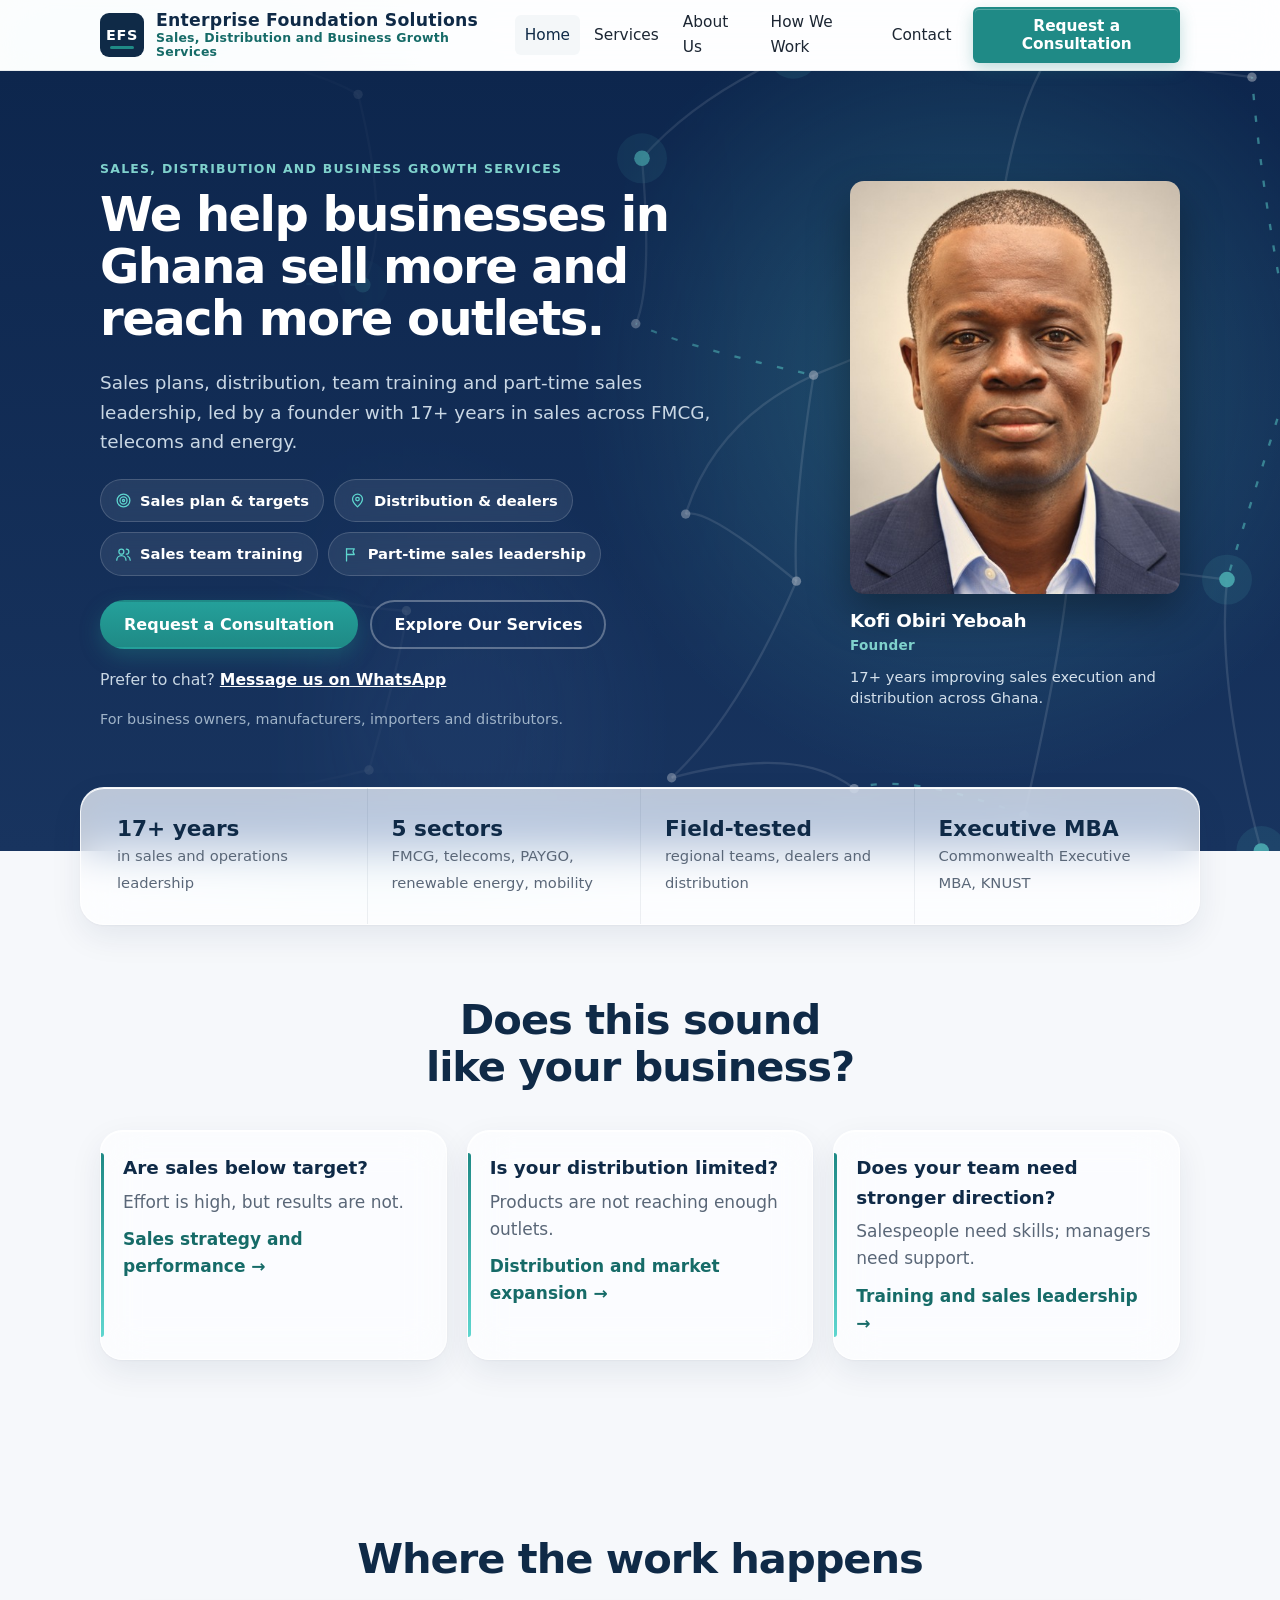
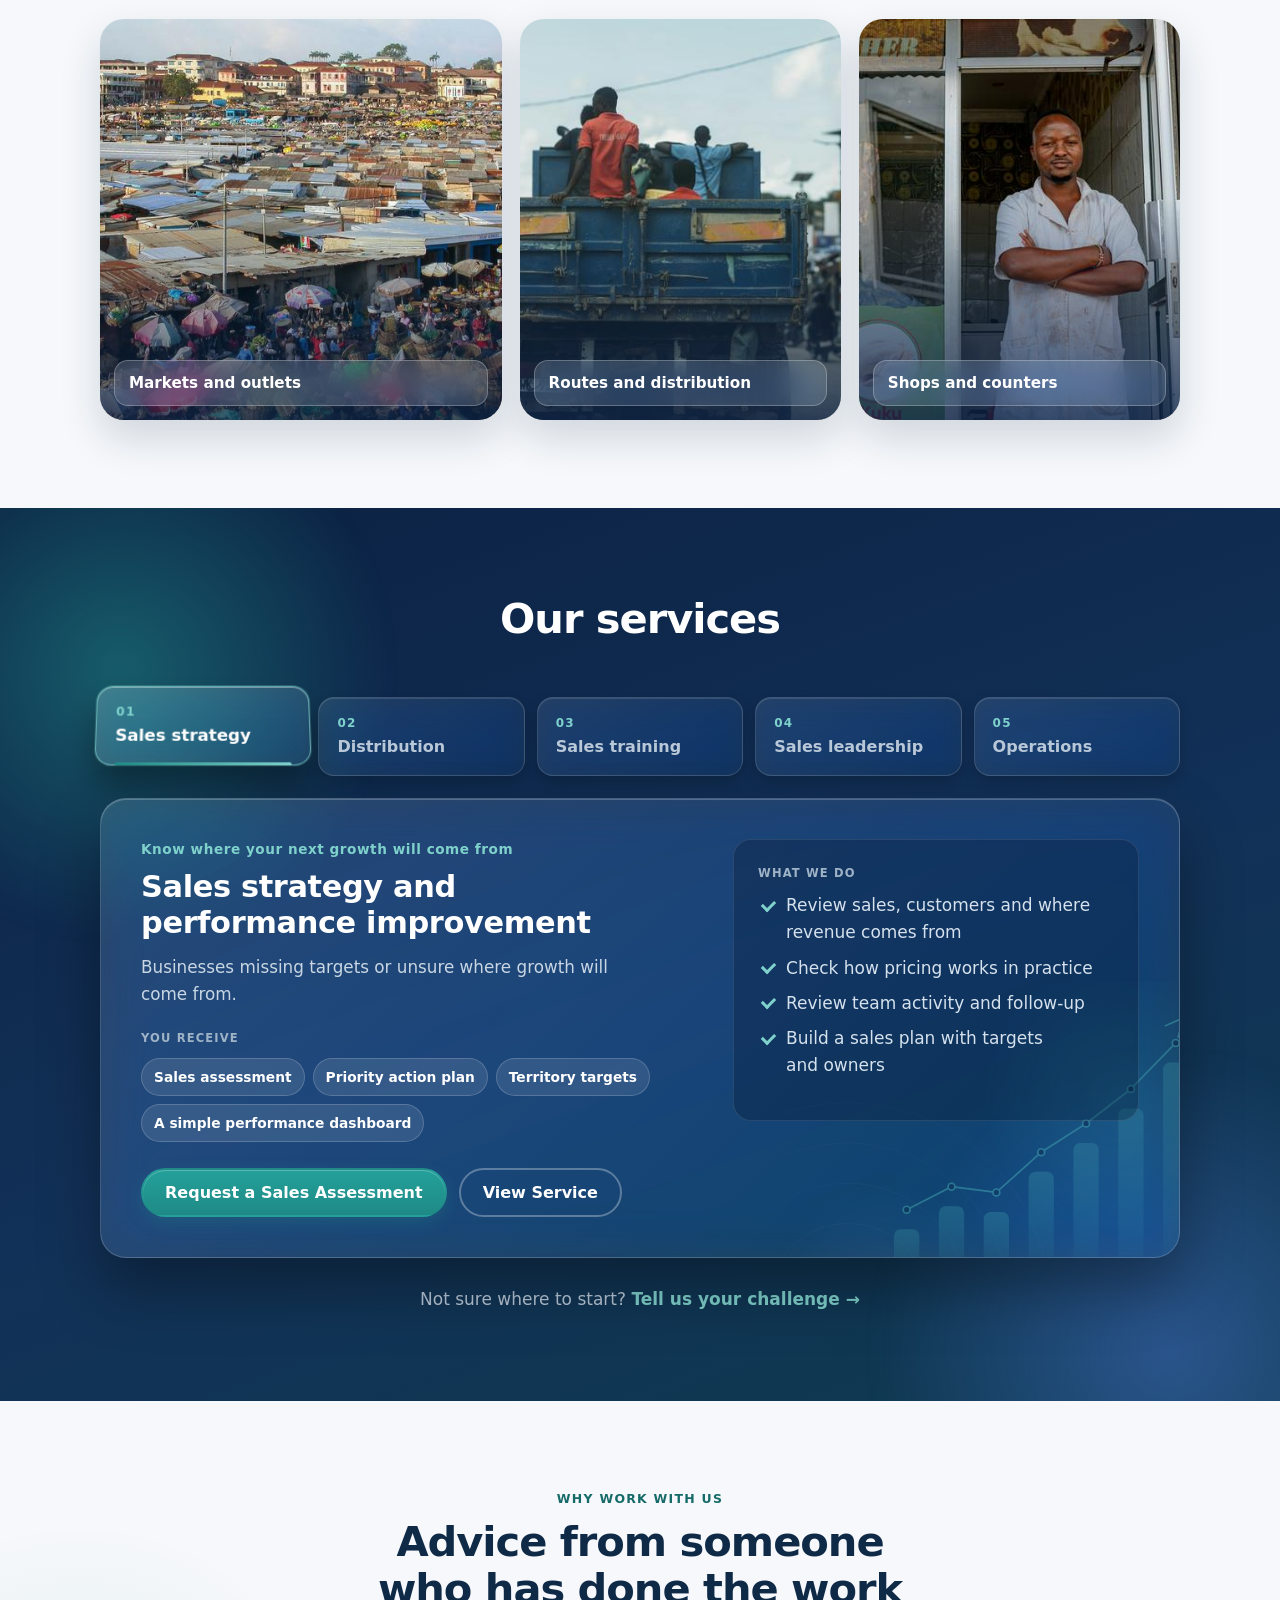
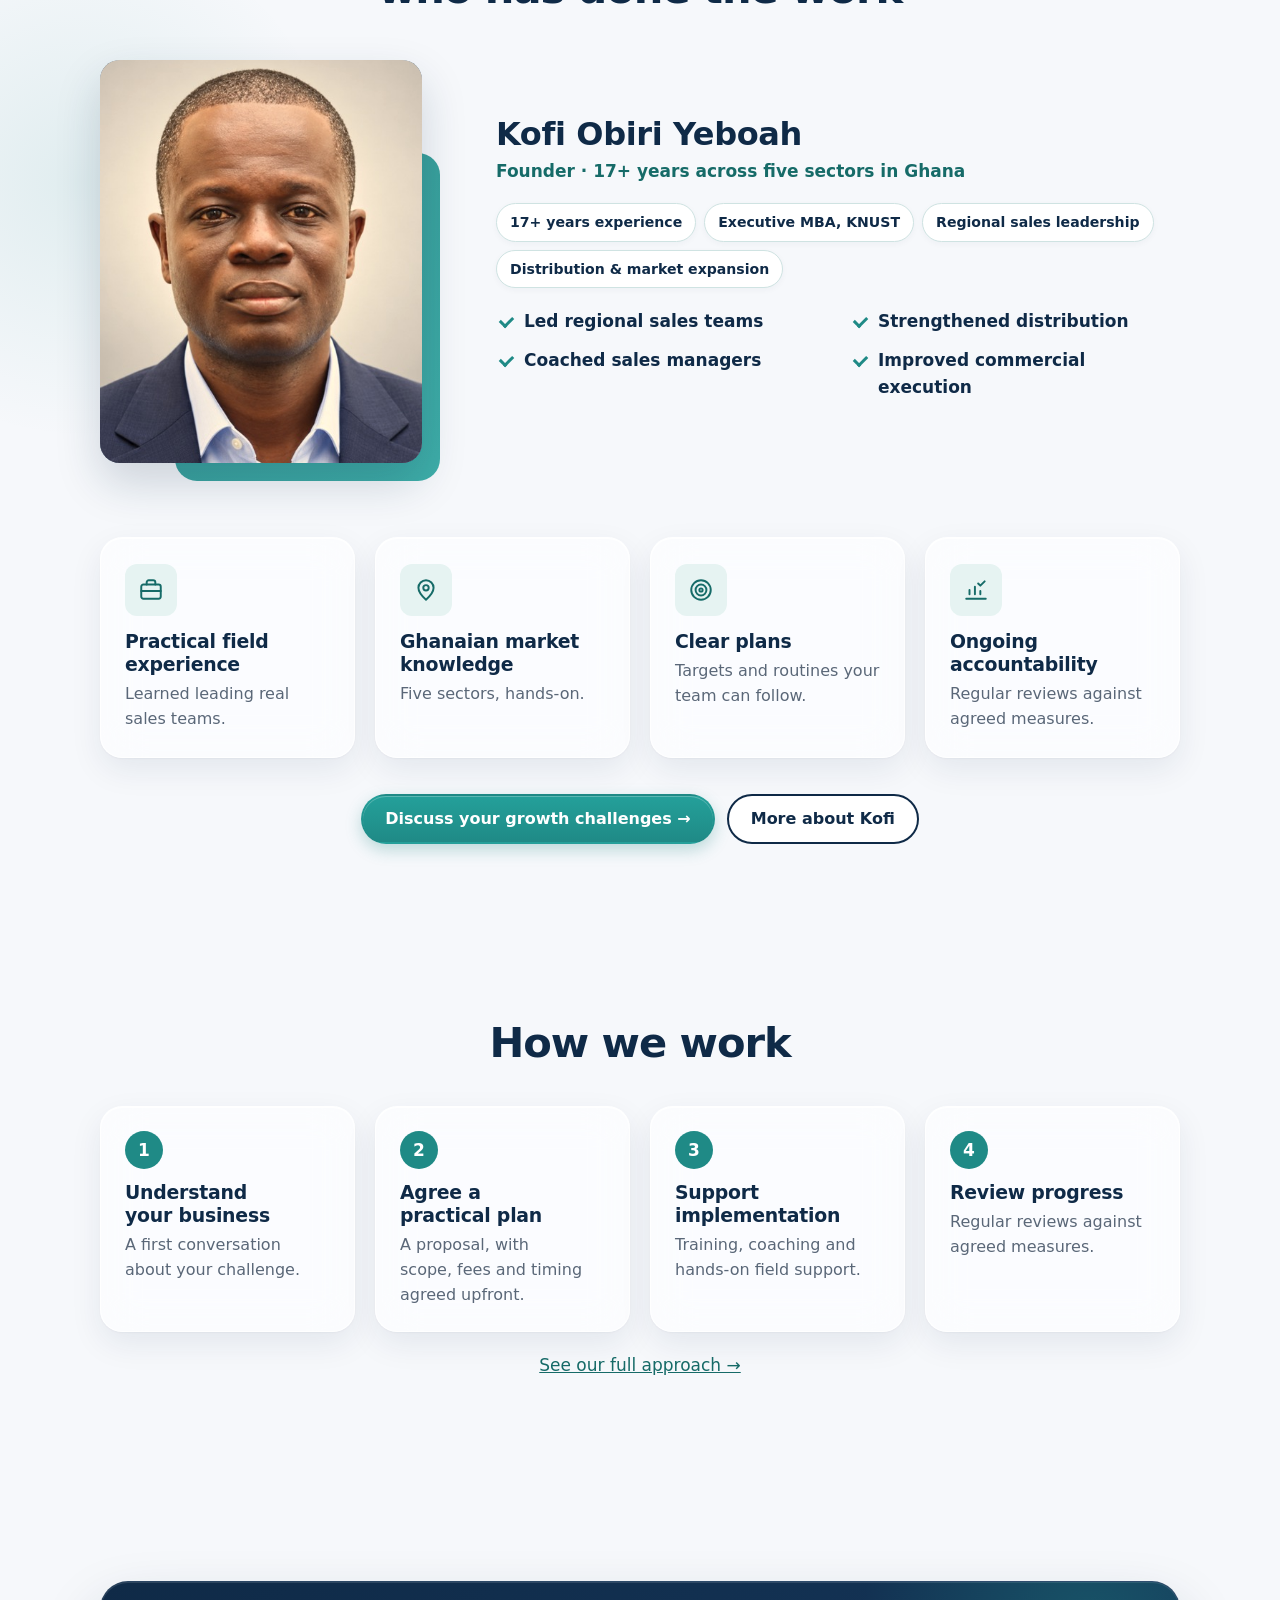
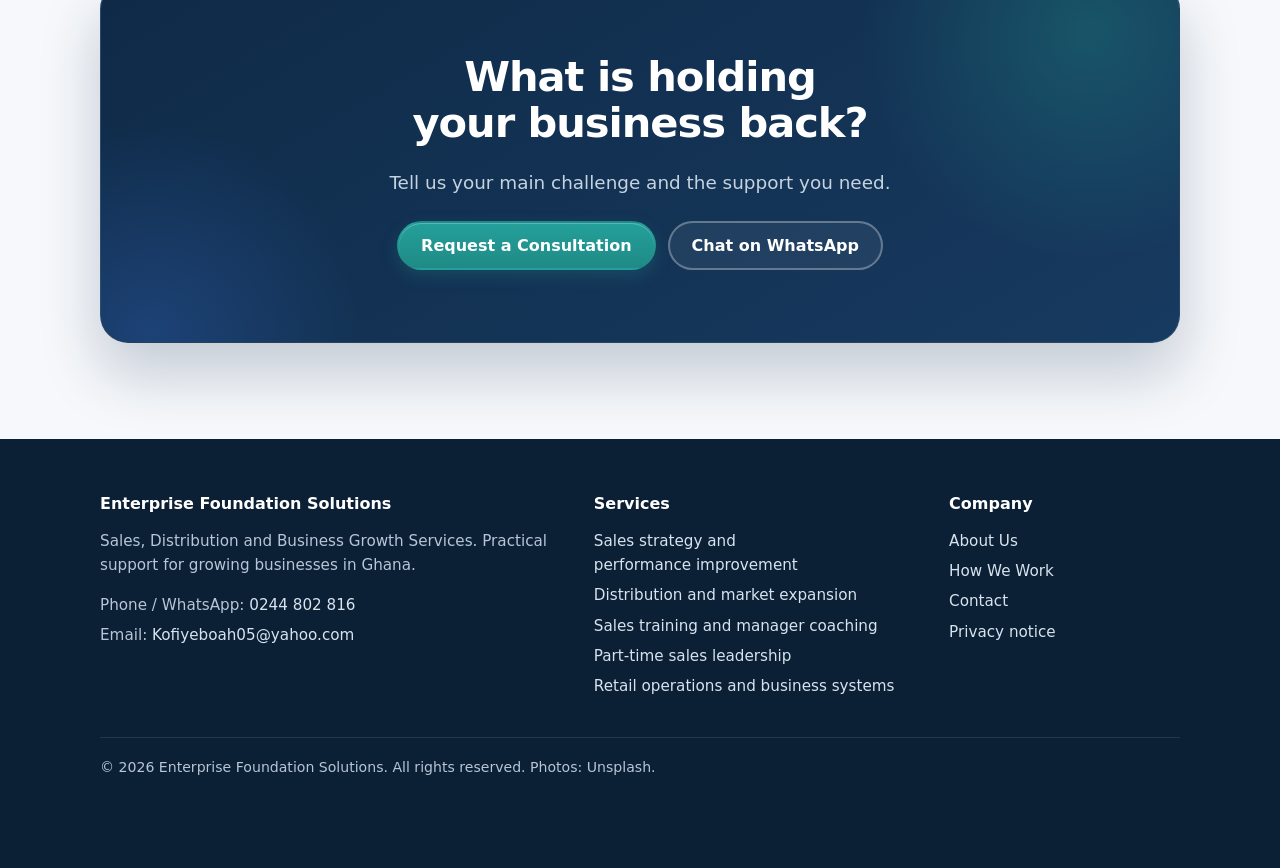
<file: site/index.html>
<!doctype html>
<html lang="en">
<head>
<meta charset="utf-8">
<meta name="viewport" content="width=device-width, initial-scale=1, viewport-fit=cover">
<title>Enterprise Foundation Solutions | Sales, Distribution and Business Growth Services in Ghana</title>
<meta name="description" content="Enterprise Foundation Solutions helps growing businesses in Ghana improve sales, expand distribution and strengthen daily operations through practical advice, sales training and hands-on support.">
<link rel="canonical" href="https://thepowerofus.us/">
<meta property="og:type" content="website">
<meta property="og:title" content="Enterprise Foundation Solutions | Sales, Distribution and Business Growth Services in Ghana">
<meta property="og:description" content="Enterprise Foundation Solutions helps growing businesses in Ghana improve sales, expand distribution and strengthen daily operations through practical advice, sales training and hands-on support.">
<meta property="og:url" content="https://thepowerofus.us/">
<meta name="twitter:card" content="summary">
<meta name="theme-color" content="#0f2a47">
<link rel="icon" href="assets/favicon.svg" type="image/svg+xml">
<link rel="manifest" href="manifest.webmanifest">
<link rel="apple-touch-icon" href="assets/apple-touch-icon.png">
<meta name="apple-mobile-web-app-capable" content="yes">
<meta name="mobile-web-app-capable" content="yes">
<meta name="apple-mobile-web-app-title" content="EFS">
<meta name="apple-mobile-web-app-status-bar-style" content="default">
<link rel="stylesheet" href="assets/site.css?v=8d1e3b8e">
</head>
<body>
<a class="skip" href="#main">Skip to content</a>
<header class="site-header">
  <div class="wrap">
    <a class="brand" href="index.html"><span class="mark" aria-hidden="true">EFS</span><span class="brand-text"><strong>Enterprise Foundation Solutions</strong><span>Sales, Distribution and Business Growth Services</span></span></a>
    <button class="nav-toggle" aria-expanded="false" aria-controls="site-nav" aria-label="Open menu"><span></span><span></span></button>
    <nav id="site-nav" class="nav" aria-label="Main"><a href="index.html" aria-current="page">Home</a><a href="services.html">Services</a><a href="about.html">About Us</a><a href="how-we-work.html">How We Work</a><a href="contact.html">Contact</a>
      <span class="header-cta"><a class="btn btn-primary btn-sm cta-consult" href="contact.html#enquiry-form">Request a Consultation</a></span>
    </nav>
  </div>
</header>
<main id="main">

<section class="hero art-network">
  <div class="wrap hero-grid">
    <div>
      <span class="eyebrow">Sales, Distribution and Business Growth Services</span>
      <h1>We help businesses in Ghana sell more and reach more outlets.</h1>
      <p class="lead">Sales plans, distribution, team training and part-time sales leadership, led by a founder with 17+ years in sales across FMCG, telecoms and energy.</p>
      <ul class="hero-chips" aria-label="What we do">
        <li><a href="sales-strategy-and-performance.html"><svg viewBox="0 0 24 24" width="26" height="26" fill="none" stroke="currentColor" stroke-width="1.8" stroke-linecap="round" stroke-linejoin="round" aria-hidden="true"><circle cx="12" cy="12" r="9"/><circle cx="12" cy="12" r="5"/><circle cx="12" cy="12" r="1.5"/></svg>Sales plan &amp; targets</a></li>
        <li><a href="distribution-and-market-expansion.html"><svg viewBox="0 0 24 24" width="26" height="26" fill="none" stroke="currentColor" stroke-width="1.8" stroke-linecap="round" stroke-linejoin="round" aria-hidden="true"><path d="M12 21s-7-6.2-7-11a7 7 0 0 1 14 0c0 4.8-7 11-7 11z"/><circle cx="12" cy="10" r="2.5"/></svg>Distribution &amp; dealers</a></li>
        <li><a href="sales-training-and-coaching.html"><svg viewBox="0 0 24 24" width="26" height="26" fill="none" stroke="currentColor" stroke-width="1.8" stroke-linecap="round" stroke-linejoin="round" aria-hidden="true"><circle cx="9" cy="8" r="3.5"/><path d="M2.5 20a6.5 6.5 0 0 1 13 0"/><path d="M16 4.5a3.5 3.5 0 0 1 0 7"/><path d="M18 14.5a6.5 6.5 0 0 1 3.5 5.5"/></svg>Sales team training</a></li>
        <li><a href="part-time-sales-leadership.html"><svg viewBox="0 0 24 24" width="26" height="26" fill="none" stroke="currentColor" stroke-width="1.8" stroke-linecap="round" stroke-linejoin="round" aria-hidden="true"><path d="M5 21V4"/><path d="M5 4h11l-2 4 2 4H5"/></svg>Part-time sales leadership</a></li>
      </ul>
      <div class="btn-row">
        <a class="btn btn-primary cta-consult" href="contact.html#enquiry-form">Request a Consultation</a>
        <a class="btn btn-light" href="services.html">Explore Our Services</a>
      </div>
      <p class="hero-wa">Prefer to chat? <a class="" data-wa="" href="https://wa.me/233244802816">Message us on WhatsApp</a></p>
      <p class="hero-for">For business owners, manufacturers, importers and distributors.</p>
    </div>
    <figure class="hero-founder">
      <div class="photo"><img src="assets/founder.jpg" alt="Kofi Obiri Yeboah, founder of Enterprise Foundation Solutions"></div>
      <figcaption>
        <strong>Kofi Obiri Yeboah</strong>
        <span class="hf-role">Founder</span>
        <span class="hf-line">17+ years improving sales execution and distribution across Ghana.</span>
        <span class="hf-sectors">FMCG &middot; Telecoms &middot; PAYGO &middot; Energy &middot; Mobility</span>
        <span class="hf-badges"><span>17+ years</span><span>Executive MBA</span><span>Market expansion</span></span>
      </figcaption>
    </figure>
  </div>
</section>

<div class="proof">
  <div class="wrap proof-grid">
    <div><strong>17+ years</strong><span>in sales and operations leadership</span></div>
    <div><strong>5 sectors</strong><span>FMCG, telecoms, PAYGO, renewable energy, mobility</span></div>
    <div><strong>Field-tested</strong><span>regional teams, dealers and distribution</span></div>
    <div><strong>Executive MBA</strong><span>Commonwealth Executive MBA, KNUST</span></div>
  </div>
</div>

<section>
  <div class="wrap">
    <h2>Does this sound like your business?</h2>
    <div class="grid g3" style="margin-top:24px">
      <a class="problem" href="sales-strategy-and-performance.html"><strong>Are sales below target?</strong><span>Effort is high, but results are not.</span><em>Sales strategy and performance &rarr;</em></a>
      <a class="problem" href="distribution-and-market-expansion.html"><strong>Is your distribution limited?</strong><span>Products are not reaching enough outlets.</span><em>Distribution and market expansion &rarr;</em></a>
      <a class="problem" href="part-time-sales-leadership.html"><strong>Does your team need stronger direction?</strong><span>Salespeople need skills; managers need support.</span><em>Training and sales leadership &rarr;</em></a>
    </div>
  </div>
</section>

<section class="scenes">
  <div class="wrap">
    <h2>Where the work happens</h2>
    <div class="scene-grid">
      <figure class="scene"><img src="assets/photos/home-markets.jpg" srcset="assets/photos/home-markets-sm.jpg 640w, assets/photos/home-markets.jpg 1200w" sizes="(max-width: 760px) 100vw, 380px" width="1200" height="900" alt="Aerial view of a busy open-air market with rows of stalls and umbrellas" loading="lazy" decoding="async"><figcaption>Markets and outlets</figcaption></figure>
      <figure class="scene"><img src="assets/photos/home-routes.jpg" srcset="assets/photos/home-routes-sm.jpg 640w, assets/photos/home-routes.jpg 1200w" sizes="(max-width: 760px) 100vw, 380px" width="1200" height="800" alt="A loaded blue truck on a city road" loading="lazy" decoding="async"><figcaption>Routes and distribution</figcaption></figure>
      <figure class="scene"><img src="assets/photos/home-shop.jpg" srcset="assets/photos/home-shop-sm.jpg 640w, assets/photos/home-shop.jpg 1200w" sizes="(max-width: 760px) 100vw, 380px" width="1200" height="845" alt="A shopkeeper standing at the entrance of his shop" loading="lazy" decoding="async"><figcaption>Shops and counters</figcaption></figure>
    </div>
  </div>
</section>

<section class="svc-tabs-section">
  <div class="wrap">
    <h2>Our services</h2>
    <div class="svc-tabs" data-tabs>
  <div class="svc-tablist" role="tablist" aria-label="Our services"><button class="svc-tab" role="tab" id="tab-sales-strategy-and-performance" aria-controls="panel-sales-strategy-and-performance" aria-selected="true" tabindex="0"><span class="svc-tab-num">01</span><span class="svc-tab-name">Sales strategy</span></button><button class="svc-tab" role="tab" id="tab-distribution-and-market-expansion" aria-controls="panel-distribution-and-market-expansion" aria-selected="false" tabindex="-1"><span class="svc-tab-num">02</span><span class="svc-tab-name">Distribution</span></button><button class="svc-tab" role="tab" id="tab-sales-training-and-coaching" aria-controls="panel-sales-training-and-coaching" aria-selected="false" tabindex="-1"><span class="svc-tab-num">03</span><span class="svc-tab-name">Sales training</span></button><button class="svc-tab" role="tab" id="tab-part-time-sales-leadership" aria-controls="panel-part-time-sales-leadership" aria-selected="false" tabindex="-1"><span class="svc-tab-num">04</span><span class="svc-tab-name">Sales leadership</span></button><button class="svc-tab" role="tab" id="tab-retail-operations-and-systems" aria-controls="panel-retail-operations-and-systems" aria-selected="false" tabindex="-1"><span class="svc-tab-num">05</span><span class="svc-tab-name">Operations</span></button></div>
  <div class="svc-stage"><div class="svc-panel art-growth" role="tabpanel" id="panel-sales-strategy-and-performance" aria-labelledby="tab-sales-strategy-and-performance" tabindex="0">
  <div class="svc-panel-main">
    <p class="svc-panel-kicker">Know where your next growth will come from</p>
    <h3>Sales strategy and performance improvement</h3>
    <p class="svc-panel-for">Businesses missing targets or unsure where growth will come from.</p>
    <p class="svc-panel-label">You receive</p>
    <ul class="svc-chips"><li>Sales assessment</li><li>Priority action plan</li><li>Territory targets</li><li>A simple performance dashboard</li></ul>
    <div class="btn-row"><a class="btn btn-primary cta-consult" href="contact.html?service=sales-strategy-and-performance#enquiry-form">Request a Sales Assessment</a><a class="btn btn-light" href="sales-strategy-and-performance.html">View Service</a></div>
  </div>
  <div class="svc-panel-side">
    <p class="svc-panel-label">What we do</p>
    <ul class="ticks svc-does"><li>Review sales, customers and where revenue comes from</li><li>Check how pricing works in practice</li><li>Review team activity and follow-up</li><li>Build a sales plan with targets and owners</li></ul>
  </div>
</div><div class="svc-panel art-network" role="tabpanel" id="panel-distribution-and-market-expansion" aria-labelledby="tab-distribution-and-market-expansion" tabindex="0">
  <div class="svc-panel-main">
    <p class="svc-panel-kicker">Reach more outlets and new territories</p>
    <h3>Distribution and market expansion</h3>
    <p class="svc-panel-for">Manufacturers, importers and distributors seeking wider coverage.</p>
    <p class="svc-panel-label">You receive</p>
    <ul class="svc-chips"><li>Route-to-market plan</li><li>Territory and outlet priorities</li><li>Distributor selection criteria</li><li>Launch checklist</li></ul>
    <div class="btn-row"><a class="btn btn-primary cta-consult" href="contact.html?service=distribution-and-market-expansion#enquiry-form">Discuss Market Expansion</a><a class="btn btn-light" href="distribution-and-market-expansion.html">View Service</a></div>
  </div>
  <div class="svc-panel-side">
    <p class="svc-panel-label">What we do</p>
    <ul class="ticks svc-does"><li>Assess target locations</li><li>Map routes and outlet coverage</li><li>Find and assess dealers</li><li>Improve distributor onboarding</li></ul>
  </div>
</div><div class="svc-panel art-people" role="tabpanel" id="panel-sales-training-and-coaching" aria-labelledby="tab-sales-training-and-coaching" tabindex="0">
  <div class="svc-panel-main">
    <p class="svc-panel-kicker">A stronger, more confident sales team</p>
    <h3>Sales training and manager coaching</h3>
    <p class="svc-panel-for">Teams that need stronger selling skills or supervision.</p>
    <p class="svc-panel-label">You receive</p>
    <ul class="svc-chips"><li>Training needs assessment</li><li>Tailored workshop</li><li>Practical sales tools</li><li>Follow-up coaching plan</li></ul>
    <div class="btn-row"><a class="btn btn-primary cta-consult" href="contact.html?service=sales-training-and-coaching#enquiry-form">Request Team Training</a><a class="btn btn-light" href="sales-training-and-coaching.html">View Service</a></div>
  </div>
  <div class="svc-panel-side">
    <p class="svc-panel-label">What we do</p>
    <ul class="ticks svc-does"><li>Prospecting</li><li>Handling objections and closing</li><li>Follow-up and repeat business</li><li>Target planning and leadership</li><li>Field coaching, where agreed</li></ul>
  </div>
</div><div class="svc-panel art-compass" role="tabpanel" id="panel-part-time-sales-leadership" aria-labelledby="tab-part-time-sales-leadership" tabindex="0">
  <div class="svc-panel-main">
    <p class="svc-panel-kicker">Experienced direction without a full-time hire</p>
    <h3>Part-time sales leadership</h3>
    <p class="svc-panel-for">Growing businesses not yet ready for a full-time sales director.</p>
    <p class="svc-panel-label">You receive</p>
    <ul class="svc-chips"><li>Agreed management schedule</li><li>Team scorecard</li><li>Regular review meetings</li><li>Monthly action report</li></ul>
    <div class="btn-row"><a class="btn btn-primary cta-consult" href="contact.html?service=part-time-sales-leadership#enquiry-form">Discuss Sales Management Support</a><a class="btn btn-light" href="part-time-sales-leadership.html">View Service</a></div>
  </div>
  <div class="svc-panel-side">
    <p class="svc-panel-label">What we do</p>
    <ul class="ticks svc-does"><li>Set clear targets with the team</li><li>Run weekly sales reviews</li><li>Coach your sales managers</li><li>Monitor the sales pipeline</li><li>Report to the owner</li></ul>
  </div>
</div><div class="svc-panel art-grid" role="tabpanel" id="panel-retail-operations-and-systems" aria-labelledby="tab-retail-operations-and-systems" tabindex="0">
  <div class="svc-panel-main">
    <p class="svc-panel-kicker">Run the business the same way every day</p>
    <h3>Retail operations and business systems</h3>
    <p class="svc-panel-for">Businesses with weak stock control, reporting or accountability.</p>
    <p class="svc-panel-label">You receive</p>
    <ul class="svc-chips"><li>Operating procedures</li><li>Stock and sales tracking templates</li><li>Clear staff responsibilities</li><li>Reporting calendar</li></ul>
    <div class="btn-row"><a class="btn btn-primary cta-consult" href="contact.html?service=retail-operations-and-systems#enquiry-form">Improve Our Operations</a><a class="btn btn-light" href="retail-operations-and-systems.html">View Service</a></div>
  </div>
  <div class="svc-panel-side">
    <p class="svc-panel-label">What we do</p>
    <ul class="ticks svc-does"><li>Tighten stock allocation</li><li>Set up reliable sales reporting</li><li>Add customer follow-up routines</li><li>Write clear operating procedures</li></ul>
  </div>
</div></div>
  <p class="svc-unsure">Not sure where to start? <a class="cta-consult" href="contact.html?service=not-sure#enquiry-form">Tell us your challenge &rarr;</a></p>
</div>
  </div>
</section>

<section class="trust">
  <div class="wrap">
    <div class="section-head">
      <span class="eyebrow">Why work with us</span>
      <h2>Advice from someone who has done the work</h2>
    </div>
    <div class="trust-grid">
      <div class="founder-visual"><div class="photo"><img src="assets/founder.jpg" alt="Kofi Obiri Yeboah, founder of Enterprise Foundation Solutions"></div></div>
      <div class="founder-copy">
        <h3 class="founder-name">Kofi Obiri Yeboah</h3>
        <p class="founder-sub">Founder &middot; 17+ years across five sectors in Ghana</p>
        <ul class="badges">
          <li>17+ years experience</li>
          <li>Executive MBA, KNUST</li>
          <li>Regional sales leadership</li>
          <li>Distribution &amp; market expansion</li>
        </ul>
        <ul class="ticks ticks-2">
          <li>Led regional sales teams</li>
          <li>Strengthened distribution</li>
          <li>Coached sales managers</li>
          <li>Improved commercial execution</li>
        </ul>
      </div>
    </div>
    <div class="grid g4 benefits">
      <div class="card"><span class="icon"><svg viewBox="0 0 24 24" width="26" height="26" fill="none" stroke="currentColor" stroke-width="1.8" stroke-linecap="round" stroke-linejoin="round" aria-hidden="true"><rect x="3" y="7" width="18" height="13" rx="2"/><path d="M8 7V5a2 2 0 0 1 2-2h4a2 2 0 0 1 2 2v2"/><path d="M3 13h18"/></svg></span><h3>Practical field experience</h3><p>Learned leading real sales teams.</p></div>
      <div class="card"><span class="icon"><svg viewBox="0 0 24 24" width="26" height="26" fill="none" stroke="currentColor" stroke-width="1.8" stroke-linecap="round" stroke-linejoin="round" aria-hidden="true"><path d="M12 21s-7-6.2-7-11a7 7 0 0 1 14 0c0 4.8-7 11-7 11z"/><circle cx="12" cy="10" r="2.5"/></svg></span><h3>Ghanaian market knowledge</h3><p>Five sectors, hands-on.</p></div>
      <div class="card"><span class="icon"><svg viewBox="0 0 24 24" width="26" height="26" fill="none" stroke="currentColor" stroke-width="1.8" stroke-linecap="round" stroke-linejoin="round" aria-hidden="true"><circle cx="12" cy="12" r="9"/><circle cx="12" cy="12" r="5"/><circle cx="12" cy="12" r="1.5"/></svg></span><h3>Clear plans</h3><p>Targets and routines your team can follow.</p></div>
      <div class="card"><span class="icon"><svg viewBox="0 0 24 24" width="26" height="26" fill="none" stroke="currentColor" stroke-width="1.8" stroke-linecap="round" stroke-linejoin="round" aria-hidden="true"><path d="M3 20h18"/><path d="M6 16v-4M11 16V9M16 16v-3"/><path d="M14 6l2 2 4-4"/></svg></span><h3>Ongoing accountability</h3><p>Regular reviews against agreed measures.</p></div>
    </div>
    <div class="btn-row trust-cta">
      <a class="btn btn-primary cta-consult" href="contact.html#enquiry-form">Discuss your growth challenges →</a>
      <a class="btn btn-outline" href="about.html">More about Kofi</a>
    </div>
  </div>
</section>

<section class="alt">
  <div class="wrap">
    <h2>How we work</h2>
    <div class="grid g4 steps" style="margin-top:24px"><div class="card"><span class="num">1</span><h3>Understand your business</h3><p>A first conversation about your challenge.</p></div><div class="card"><span class="num">2</span><h3>Agree a practical plan</h3><p>A proposal, with scope, fees and timing agreed upfront.</p></div><div class="card"><span class="num">3</span><h3>Support implementation</h3><p>Training, coaching and hands-on field support.</p></div><div class="card"><span class="num">4</span><h3>Review progress</h3><p>Regular reviews against agreed measures.</p></div></div>
    <p style="margin-top:20px"><a href="how-we-work.html">See our full approach &rarr;</a></p>
  </div>
</section>

<!-- Evidence / client stories: add approved founder achievements or genuine client stories here.
     Say clearly whether results come from previous employment or from Enterprise Foundation Solutions engagements. -->

<section class="dark">
  <div class="wrap">
    <h2>What is holding your business back?</h2>
    <p class="lead">Tell us your main challenge and the support you need.</p>
    <div class="btn-row"><a class="btn btn-primary cta-consult" href="contact.html#enquiry-form">Request a Consultation</a> <a class="btn btn-light" data-wa="" href="https://wa.me/233244802816">Chat on WhatsApp</a></div>
  </div>
</section>

</main>
<footer class="site-footer">
  <div class="wrap">
    <div class="foot-grid">
      <div>
        <h4>Enterprise Foundation Solutions</h4>
        <p>Sales, Distribution and Business Growth Services. Practical support for growing businesses in Ghana.</p>
        <ul>
          <li>Phone / WhatsApp: <a href="tel:+233244802816">0244 802 816</a></li>
          <li>Email: <a href="mailto:Kofiyeboah05@yahoo.com">Kofiyeboah05@yahoo.com</a></li>
        </ul>
      </div>
      <div>
        <h4>Services</h4>
        <ul><li><a href="sales-strategy-and-performance.html">Sales strategy and performance improvement</a></li><li><a href="distribution-and-market-expansion.html">Distribution and market expansion</a></li><li><a href="sales-training-and-coaching.html">Sales training and manager coaching</a></li><li><a href="part-time-sales-leadership.html">Part-time sales leadership</a></li><li><a href="retail-operations-and-systems.html">Retail operations and business systems</a></li></ul>
      </div>
      <div>
        <h4>Company</h4>
        <ul>
          <li><a href="about.html">About Us</a></li>
          <li><a href="how-we-work.html">How We Work</a></li>
          <li><a href="contact.html">Contact</a></li>
          <li><a href="privacy.html">Privacy notice</a></li>
        </ul>
      </div>
    </div>
    <div class="copy">&copy; 2026 Enterprise Foundation Solutions. All rights reserved. Photos: <a href="https://unsplash.com" rel="noopener">Unsplash</a>.</div>
  </div>
</footer>
<div class="mobile-bar">
  <a class="btn btn-primary cta-consult" href="contact.html#enquiry-form">Request a Consultation</a>
  <a class="btn btn-wa" data-wa="" href="https://wa.me/233244802816"><svg viewBox="0 0 24 24" width="18" height="18" fill="currentColor" aria-hidden="true"><path d="M12 2a10 10 0 0 0-8.6 15.1L2 22l5-1.3A10 10 0 1 0 12 2zm0 18.2a8.2 8.2 0 0 1-4.2-1.2l-.3-.2-3 .8.8-2.9-.2-.3A8.2 8.2 0 1 1 12 20.2zm4.5-6.1c-.2-.1-1.5-.7-1.7-.8s-.4-.1-.6.1-.7.8-.8 1-.3.2-.5.1a6.7 6.7 0 0 1-3.3-2.9c-.3-.4.2-.4.7-1.3.1-.2 0-.3 0-.4l-.8-1.8c-.2-.5-.4-.4-.6-.4h-.5a1 1 0 0 0-.7.3 2.9 2.9 0 0 0-.9 2.2 5 5 0 0 0 1 2.7 11.6 11.6 0 0 0 4.5 4c1.7.7 2.3.8 3.2.6a2.7 2.7 0 0 0 1.8-1.2 2.2 2.2 0 0 0 .2-1.2c-.1-.1-.3-.2-.5-.3z"/></svg>WhatsApp</a>
</div>
<script src="assets/site.js?v=42c6453d"></script>
</body>
</html>
</file>
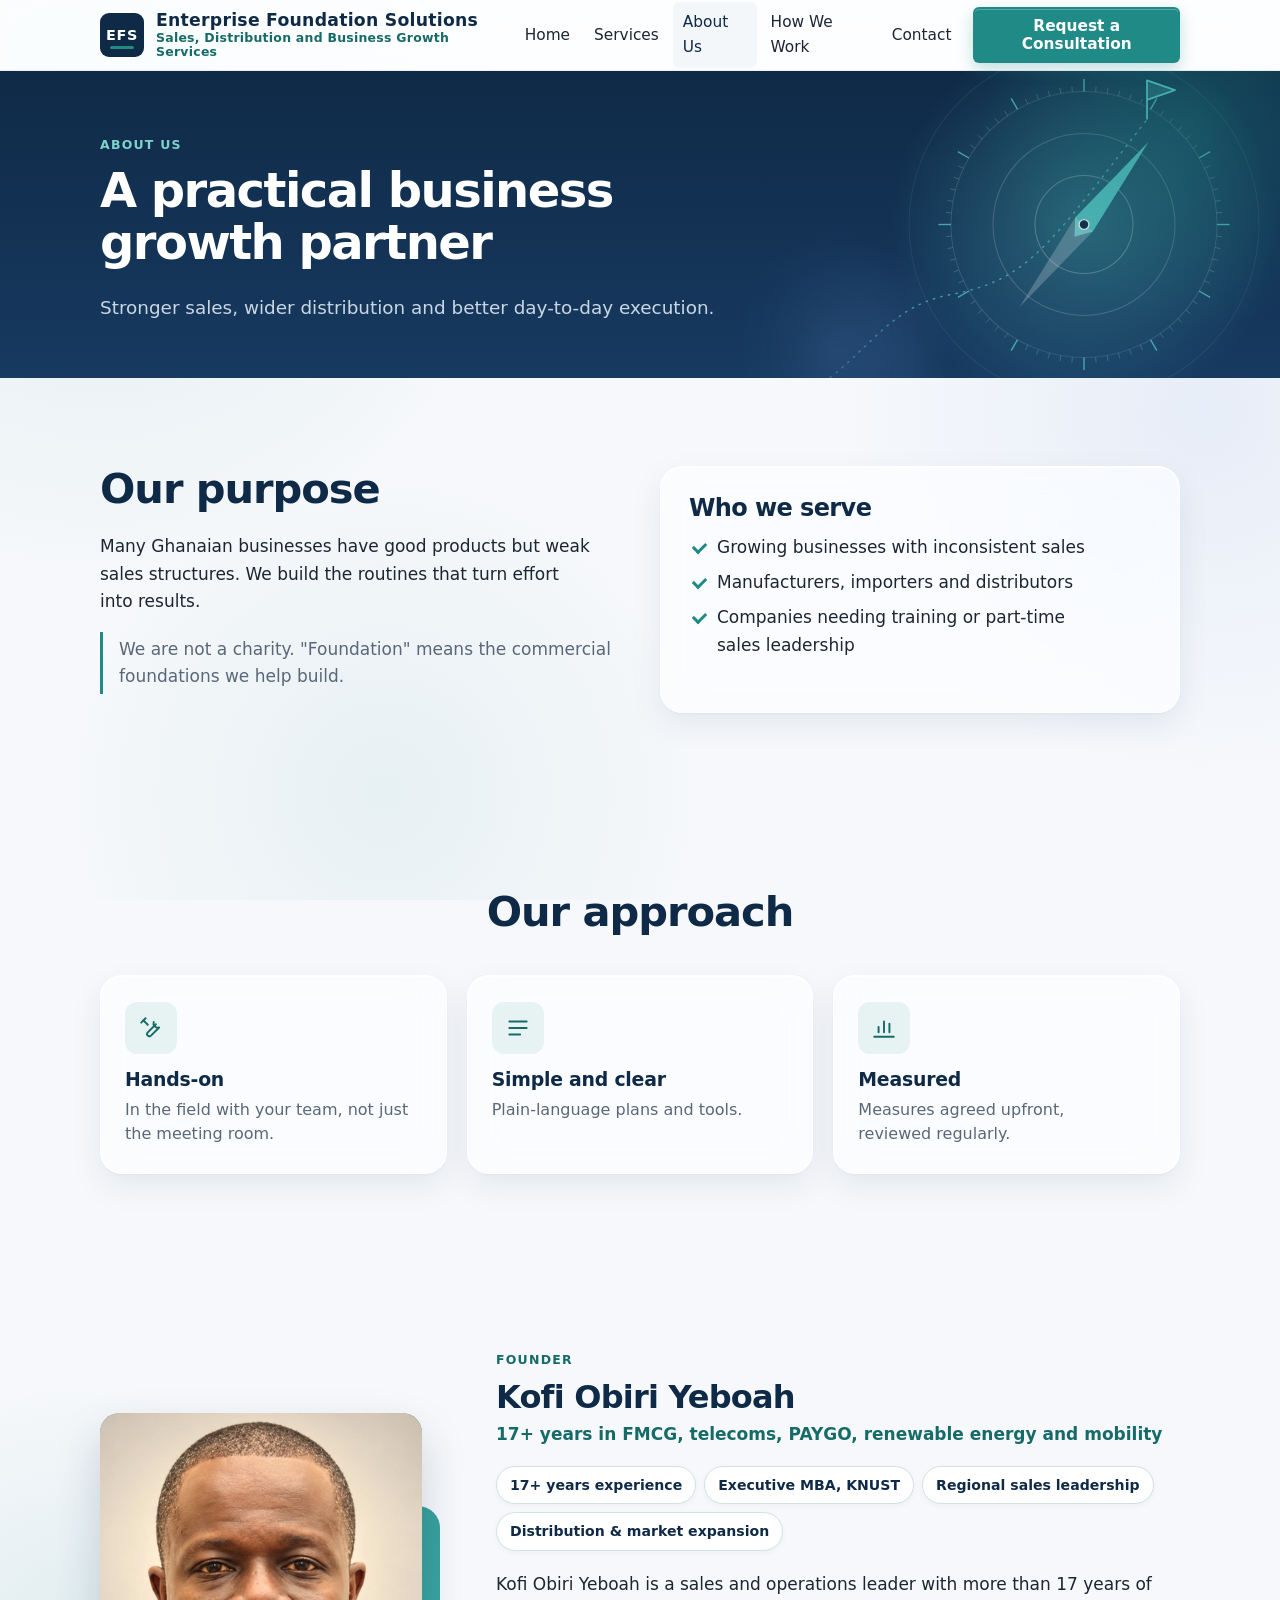
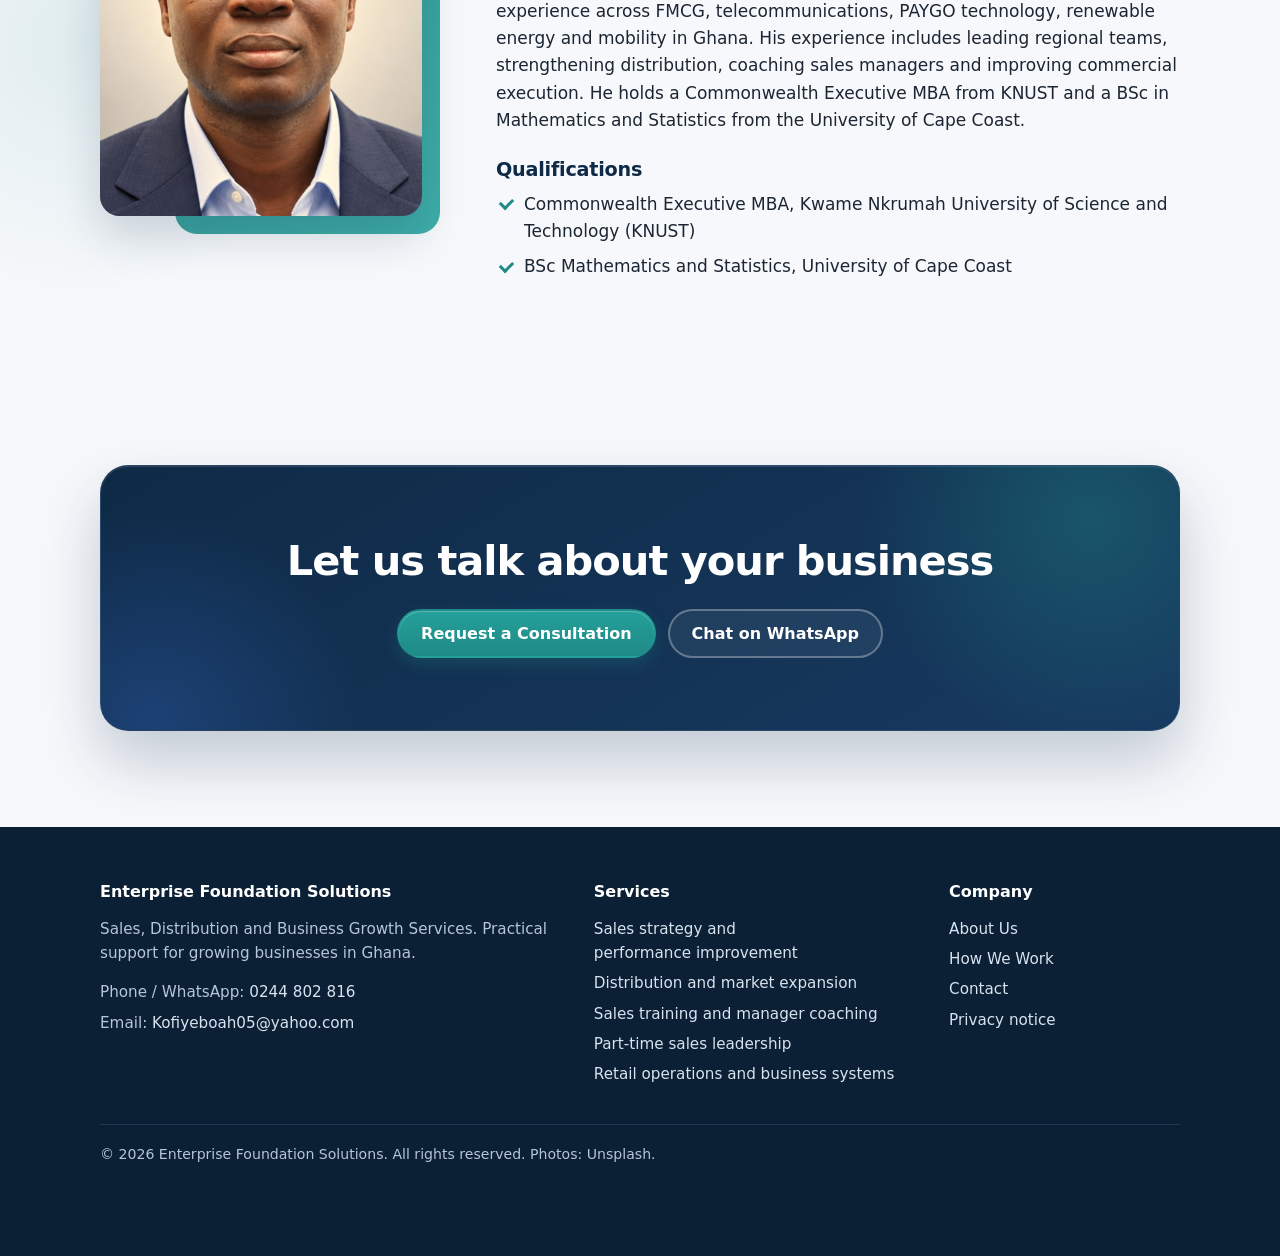
<file: site/about.html>
<!doctype html>
<html lang="en">
<head>
<meta charset="utf-8">
<meta name="viewport" content="width=device-width, initial-scale=1, viewport-fit=cover">
<title>About Us | Enterprise Foundation Solutions</title>
<meta name="description" content="About Enterprise Foundation Solutions: a practical business growth partner in Ghana founded by Kofi Obiri Yeboah, a sales and operations leader with more than 17 years of experience.">
<link rel="canonical" href="https://thepowerofus.us/about.html">
<meta property="og:type" content="website">
<meta property="og:title" content="About Us | Enterprise Foundation Solutions">
<meta property="og:description" content="About Enterprise Foundation Solutions: a practical business growth partner in Ghana founded by Kofi Obiri Yeboah, a sales and operations leader with more than 17 years of experience.">
<meta property="og:url" content="https://thepowerofus.us/about.html">
<meta name="twitter:card" content="summary">
<meta name="theme-color" content="#0f2a47">
<link rel="icon" href="assets/favicon.svg" type="image/svg+xml">
<link rel="manifest" href="manifest.webmanifest">
<link rel="apple-touch-icon" href="assets/apple-touch-icon.png">
<meta name="apple-mobile-web-app-capable" content="yes">
<meta name="mobile-web-app-capable" content="yes">
<meta name="apple-mobile-web-app-title" content="EFS">
<meta name="apple-mobile-web-app-status-bar-style" content="default">
<link rel="stylesheet" href="assets/site.css?v=8d1e3b8e">
</head>
<body>
<a class="skip" href="#main">Skip to content</a>
<header class="site-header">
  <div class="wrap">
    <a class="brand" href="index.html"><span class="mark" aria-hidden="true">EFS</span><span class="brand-text"><strong>Enterprise Foundation Solutions</strong><span>Sales, Distribution and Business Growth Services</span></span></a>
    <button class="nav-toggle" aria-expanded="false" aria-controls="site-nav" aria-label="Open menu"><span></span><span></span></button>
    <nav id="site-nav" class="nav" aria-label="Main"><a href="index.html">Home</a><a href="services.html">Services</a><a href="about.html" aria-current="page">About Us</a><a href="how-we-work.html">How We Work</a><a href="contact.html">Contact</a>
      <span class="header-cta"><a class="btn btn-primary btn-sm cta-consult" href="contact.html#enquiry-form">Request a Consultation</a></span>
    </nav>
  </div>
</header>
<main id="main">

<section class="page-hero art-compass">
  <div class="wrap">
    <span class="eyebrow">About us</span>
    <h1>A practical business growth partner</h1>
    <p class="lead">Stronger sales, wider distribution and better day-to-day execution.</p>
  </div>
</section>
<section>
  <div class="wrap grid g2 about-intro">
    <div>
      <h2>Our purpose</h2>
      <p>Many Ghanaian businesses have good products but weak sales structures. We build the routines that turn effort into results.</p>
      <p class="callout">We are not a charity. "Foundation" means the commercial foundations we help build.</p>
    </div>
    <div class="card serve-card">
      <h2>Who we serve</h2>
      <ul class="ticks"><li>Growing businesses with inconsistent sales</li><li>Manufacturers, importers and distributors</li><li>Companies needing training or part-time sales leadership</li></ul>
    </div>
  </div>
</section>
<section class="alt">
  <div class="wrap">
    <h2>Our approach</h2>
    <div class="grid g3 benefits" style="margin-top:28px">
      <div class="card"><span class="icon"><svg viewBox="0 0 24 24" width="26" height="26" fill="none" stroke="currentColor" stroke-width="1.8" stroke-linecap="round" stroke-linejoin="round" aria-hidden="true"><path d="M14.5 6.5a4 4 0 0 0 5 5L12 19a2.1 2.1 0 0 1-3-3l7.5-7.5"/><path d="m5 5 4 4"/><path d="M3 7l4-4"/></svg></span><h3>Hands-on</h3><p>In the field with your team, not just the meeting room.</p></div>
      <div class="card"><span class="icon"><svg viewBox="0 0 24 24" width="26" height="26" fill="none" stroke="currentColor" stroke-width="1.8" stroke-linecap="round" stroke-linejoin="round" aria-hidden="true"><path d="M4 6h16M4 12h16M4 18h10"/></svg></span><h3>Simple and clear</h3><p>Plain-language plans and tools.</p></div>
      <div class="card"><span class="icon"><svg viewBox="0 0 24 24" width="26" height="26" fill="none" stroke="currentColor" stroke-width="1.8" stroke-linecap="round" stroke-linejoin="round" aria-hidden="true"><path d="M3 20h18"/><path d="M7 16v-5M12 16V6M17 16v-8"/></svg></span><h3>Measured</h3><p>Measures agreed upfront, reviewed regularly.</p></div>
    </div>
  </div>
</section>
<section class="trust">
  <div class="wrap trust-grid">
    <div class="founder-visual"><div class="photo"><img src="assets/founder.jpg" alt="Kofi Obiri Yeboah, founder of Enterprise Foundation Solutions"></div></div>
    <div class="founder-copy">
      <span class="eyebrow">Founder</span>
      <h2 class="founder-name">Kofi Obiri Yeboah</h2>
      <p class="founder-sub">17+ years in FMCG, telecoms, PAYGO, renewable energy and mobility</p>
      <ul class="badges">
        <li>17+ years experience</li>
        <li>Executive MBA, KNUST</li>
        <li>Regional sales leadership</li>
        <li>Distribution &amp; market expansion</li>
      </ul>
      <p>Kofi Obiri Yeboah is a sales and operations leader with more than 17 years of experience across FMCG, telecommunications, PAYGO technology, renewable energy and mobility in Ghana. His experience includes leading regional teams, strengthening distribution, coaching sales managers and improving commercial execution. He holds a Commonwealth Executive MBA from KNUST and a BSc in Mathematics and Statistics from the University of Cape Coast.</p>
      <h3 class="quals-title">Qualifications</h3>
      <ul class="ticks"><li>Commonwealth Executive MBA, Kwame Nkrumah University of Science and Technology (KNUST)</li><li>BSc Mathematics and Statistics, University of Cape Coast</li></ul>
    </div>
  </div>
</section>
<section class="dark">
  <div class="wrap">
    <h2>Let us talk about your business</h2>
    <div class="btn-row"><a class="btn btn-primary cta-consult" href="contact.html#enquiry-form">Request a Consultation</a> <a class="btn btn-light" data-wa="" href="https://wa.me/233244802816">Chat on WhatsApp</a></div>
  </div>
</section>

</main>
<footer class="site-footer">
  <div class="wrap">
    <div class="foot-grid">
      <div>
        <h4>Enterprise Foundation Solutions</h4>
        <p>Sales, Distribution and Business Growth Services. Practical support for growing businesses in Ghana.</p>
        <ul>
          <li>Phone / WhatsApp: <a href="tel:+233244802816">0244 802 816</a></li>
          <li>Email: <a href="mailto:Kofiyeboah05@yahoo.com">Kofiyeboah05@yahoo.com</a></li>
        </ul>
      </div>
      <div>
        <h4>Services</h4>
        <ul><li><a href="sales-strategy-and-performance.html">Sales strategy and performance improvement</a></li><li><a href="distribution-and-market-expansion.html">Distribution and market expansion</a></li><li><a href="sales-training-and-coaching.html">Sales training and manager coaching</a></li><li><a href="part-time-sales-leadership.html">Part-time sales leadership</a></li><li><a href="retail-operations-and-systems.html">Retail operations and business systems</a></li></ul>
      </div>
      <div>
        <h4>Company</h4>
        <ul>
          <li><a href="about.html">About Us</a></li>
          <li><a href="how-we-work.html">How We Work</a></li>
          <li><a href="contact.html">Contact</a></li>
          <li><a href="privacy.html">Privacy notice</a></li>
        </ul>
      </div>
    </div>
    <div class="copy">&copy; 2026 Enterprise Foundation Solutions. All rights reserved. Photos: <a href="https://unsplash.com" rel="noopener">Unsplash</a>.</div>
  </div>
</footer>
<div class="mobile-bar">
  <a class="btn btn-primary cta-consult" href="contact.html#enquiry-form">Request a Consultation</a>
  <a class="btn btn-wa" data-wa="" href="https://wa.me/233244802816"><svg viewBox="0 0 24 24" width="18" height="18" fill="currentColor" aria-hidden="true"><path d="M12 2a10 10 0 0 0-8.6 15.1L2 22l5-1.3A10 10 0 1 0 12 2zm0 18.2a8.2 8.2 0 0 1-4.2-1.2l-.3-.2-3 .8.8-2.9-.2-.3A8.2 8.2 0 1 1 12 20.2zm4.5-6.1c-.2-.1-1.5-.7-1.7-.8s-.4-.1-.6.1-.7.8-.8 1-.3.2-.5.1a6.7 6.7 0 0 1-3.3-2.9c-.3-.4.2-.4.7-1.3.1-.2 0-.3 0-.4l-.8-1.8c-.2-.5-.4-.4-.6-.4h-.5a1 1 0 0 0-.7.3 2.9 2.9 0 0 0-.9 2.2 5 5 0 0 0 1 2.7 11.6 11.6 0 0 0 4.5 4c1.7.7 2.3.8 3.2.6a2.7 2.7 0 0 0 1.8-1.2 2.2 2.2 0 0 0 .2-1.2c-.1-.1-.3-.2-.5-.3z"/></svg>WhatsApp</a>
</div>
<script src="assets/site.js?v=42c6453d"></script>
</body>
</html>
</file>
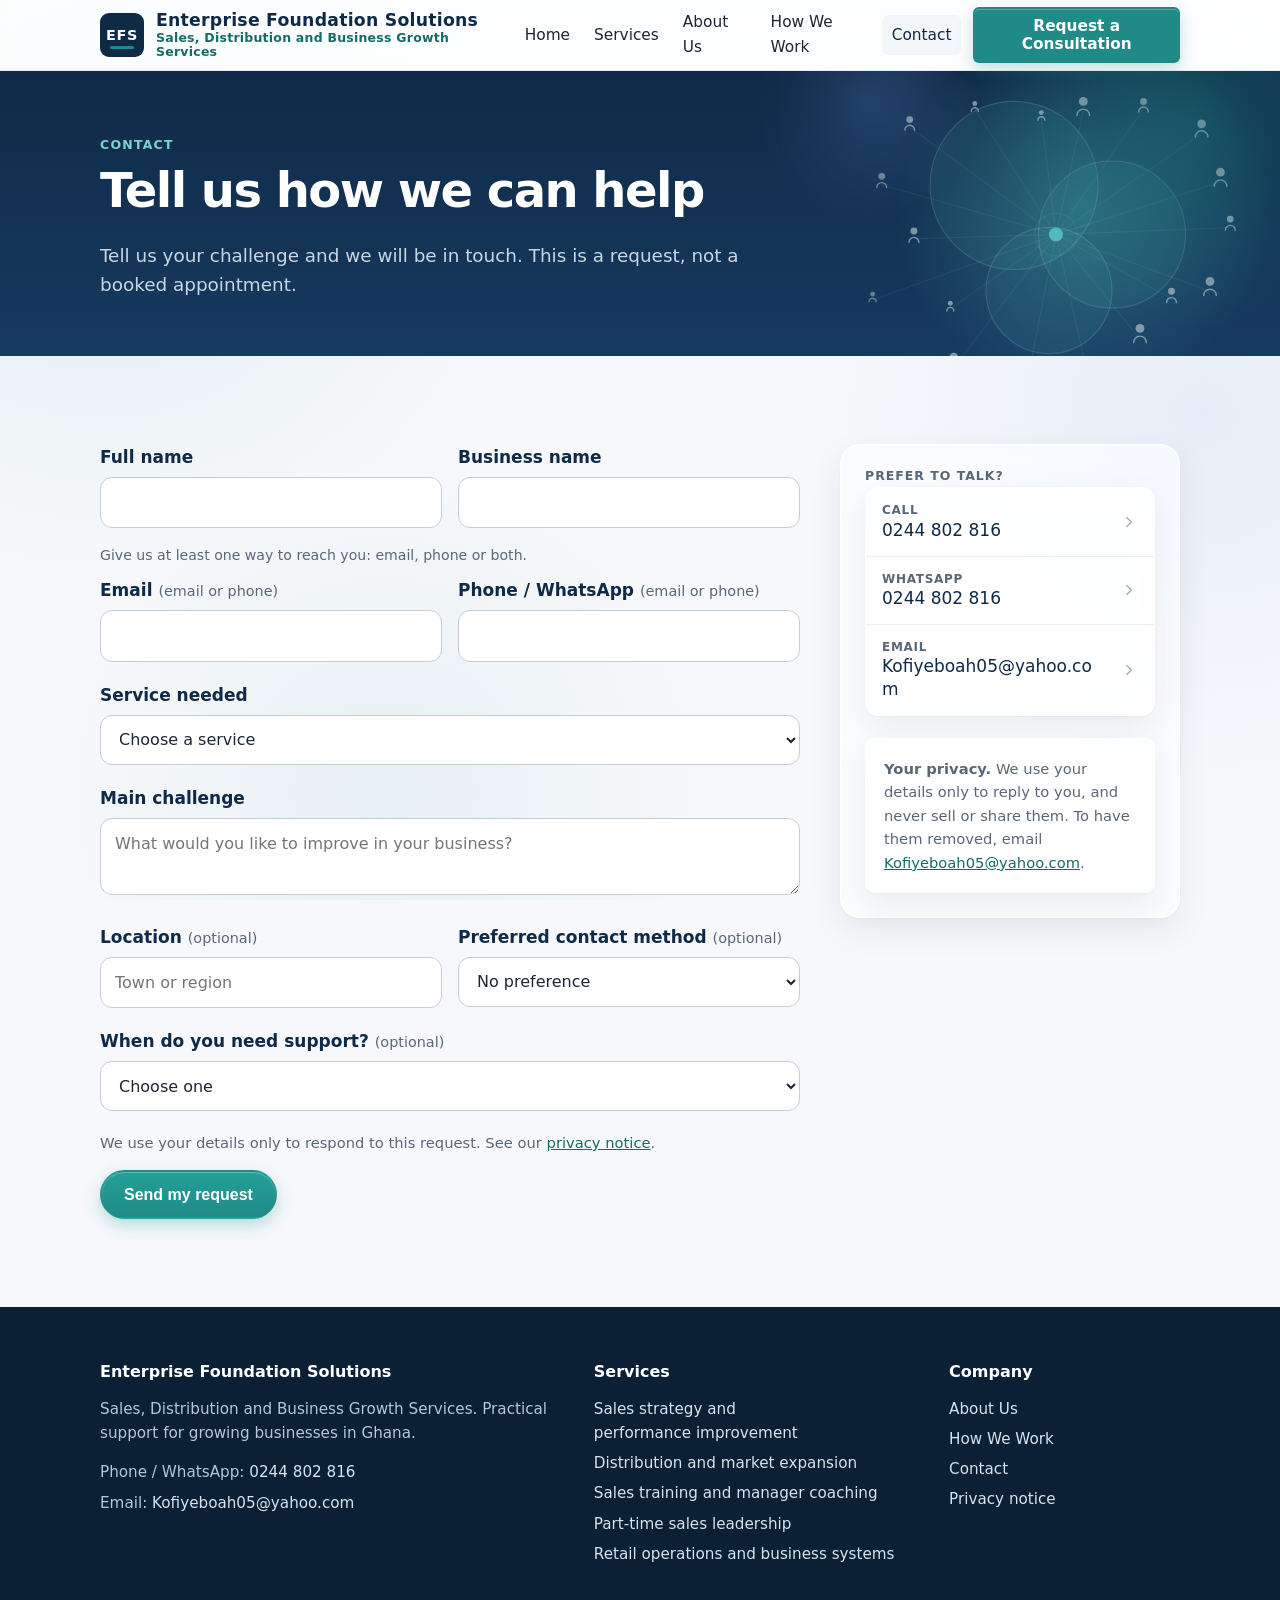
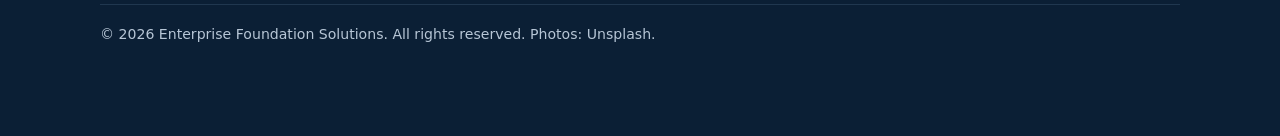
<file: site/contact.html>
<!doctype html>
<html lang="en">
<head>
<meta charset="utf-8">
<meta name="viewport" content="width=device-width, initial-scale=1, viewport-fit=cover">
<title>Contact | Enterprise Foundation Solutions</title>
<meta name="description" content="Request a consultation with Enterprise Foundation Solutions. Call or WhatsApp 0244 802 816, email Kofiyeboah05@yahoo.com, or tell us your challenge using the short enquiry form.">
<link rel="canonical" href="https://thepowerofus.us/contact.html">
<meta property="og:type" content="website">
<meta property="og:title" content="Contact | Enterprise Foundation Solutions">
<meta property="og:description" content="Request a consultation with Enterprise Foundation Solutions. Call or WhatsApp 0244 802 816, email Kofiyeboah05@yahoo.com, or tell us your challenge using the short enquiry form.">
<meta property="og:url" content="https://thepowerofus.us/contact.html">
<meta name="twitter:card" content="summary">
<meta name="theme-color" content="#0f2a47">
<link rel="icon" href="assets/favicon.svg" type="image/svg+xml">
<link rel="manifest" href="manifest.webmanifest">
<link rel="apple-touch-icon" href="assets/apple-touch-icon.png">
<meta name="apple-mobile-web-app-capable" content="yes">
<meta name="mobile-web-app-capable" content="yes">
<meta name="apple-mobile-web-app-title" content="EFS">
<meta name="apple-mobile-web-app-status-bar-style" content="default">
<link rel="stylesheet" href="assets/site.css?v=8d1e3b8e">
</head>
<body class="has-form">
<a class="skip" href="#main">Skip to content</a>
<header class="site-header">
  <div class="wrap">
    <a class="brand" href="index.html"><span class="mark" aria-hidden="true">EFS</span><span class="brand-text"><strong>Enterprise Foundation Solutions</strong><span>Sales, Distribution and Business Growth Services</span></span></a>
    <button class="nav-toggle" aria-expanded="false" aria-controls="site-nav" aria-label="Open menu"><span></span><span></span></button>
    <nav id="site-nav" class="nav" aria-label="Main"><a href="index.html">Home</a><a href="services.html">Services</a><a href="about.html">About Us</a><a href="how-we-work.html">How We Work</a><a href="contact.html" aria-current="page">Contact</a>
      <span class="header-cta"><a class="btn btn-primary btn-sm cta-consult" href="contact.html#enquiry-form">Request a Consultation</a></span>
    </nav>
  </div>
</header>
<main id="main">

<section class="page-hero art-people">
  <div class="wrap">
    <span class="eyebrow">Contact</span>
    <h1>Tell us how we can help</h1>
    <p class="lead">Tell us your challenge and we will be in touch. This is a request, not a booked appointment.</p>
  </div>
</section>
<section id="enquiry-form">
  <div class="wrap form-wrap">
    <div>
      <div id="form-status" class="alert" hidden tabindex="-1" role="status" aria-live="polite"></div>
      <form id="enquiry" novalidate>
        <div class="two">
          <div class="field"><label for="name">Full name</label><input id="name" name="name" autocomplete="name" required><div class="err">Please enter your name.</div></div>
          <div class="field"><label for="business">Business name</label><input id="business" name="business" autocomplete="organization" required><div class="err">Please enter your business name.</div></div>
        </div>
        <p class="hint" style="margin:-4px 0 10px">Give us at least one way to reach you: email, phone or both.</p>
        <div class="two">
          <div class="field"><label for="email">Email <span class="opt">(email or phone)</span></label><input id="email" name="email" type="email" autocomplete="email"><div class="err">Please enter a valid email address.</div></div>
          <div class="field"><label for="phone">Phone / WhatsApp <span class="opt">(email or phone)</span></label><input id="phone" name="phone" type="tel" autocomplete="tel" inputmode="tel"><div class="err">Please enter a valid phone number.</div></div>
        </div>
        <p id="contact-err" class="err" style="margin:-8px 0 14px">Please give an email address or a phone number.</p>
        <div class="field"><label for="service">Service needed</label>
          <select id="service" name="service" required>
            <option value="">Choose a service</option><option value="sales-strategy-and-performance">Sales strategy and performance improvement</option><option value="distribution-and-market-expansion">Distribution and market expansion</option><option value="sales-training-and-coaching">Sales training and manager coaching</option><option value="part-time-sales-leadership">Part-time sales leadership</option><option value="retail-operations-and-systems">Retail operations and business systems</option><option value="not-sure">Not sure yet</option>
          </select><div class="err">Please choose a service, or "Not sure yet".</div></div>
        <div class="field"><label for="challenge">Main challenge</label>
          <textarea id="challenge" name="challenge" required placeholder="What would you like to improve in your business?"></textarea>
          <div class="err">Please tell us briefly what you would like to improve.</div></div>
        <div class="two">
          <div class="field"><label for="location">Location <span class="opt">(optional)</span></label><input id="location" name="location" placeholder="Town or region"></div>
          <div class="field"><label for="contact_method">Preferred contact method <span class="opt">(optional)</span></label>
            <select id="contact_method" name="contact_method"><option value="">No preference</option><option>Call</option><option>Email</option><option>WhatsApp</option></select></div>
        </div>
        <div class="field"><label for="timing">When do you need support? <span class="opt">(optional)</span></label>
          <select id="timing" name="timing"><option value="">Choose one</option><option>As soon as possible</option><option>Within one month</option><option>Within three months</option><option>Just exploring options</option></select></div>
        <div class="hp" aria-hidden="true"><label for="website">Leave this empty</label><input id="website" name="website" tabindex="-1" autocomplete="off"></div>
        <input type="hidden" id="source" name="source_page">
        <p class="note">We use your details only to respond to this request. See our <a href="privacy.html">privacy notice</a>.</p>
        <button class="btn btn-primary" type="submit">Send my request</button>
      </form>
    </div>
    <aside class="aside">
      <h3 class="list-title">Prefer to talk?</h3>
      <ul class="list-rows contact-rows">
        <li><a href="tel:+233244802816"><span><small>Call</small>0244 802 816</span><svg viewBox="0 0 24 24" width="18" height="18" fill="none" stroke="currentColor" stroke-width="2" stroke-linecap="round" stroke-linejoin="round" aria-hidden="true"><path d="m9 6 6 6-6 6"/></svg></a></li>
        <li><a data-wa="" href="https://wa.me/233244802816"><span><small>WhatsApp</small>0244 802 816</span><svg viewBox="0 0 24 24" width="18" height="18" fill="none" stroke="currentColor" stroke-width="2" stroke-linecap="round" stroke-linejoin="round" aria-hidden="true"><path d="m9 6 6 6-6 6"/></svg></a></li>
        <li><a href="mailto:Kofiyeboah05@yahoo.com"><span><small>Email</small>Kofiyeboah05@yahoo.com</span><svg viewBox="0 0 24 24" width="18" height="18" fill="none" stroke="currentColor" stroke-width="2" stroke-linecap="round" stroke-linejoin="round" aria-hidden="true"><path d="m9 6 6 6-6 6"/></svg></a></li>
      </ul>
      <div class="privacy-box" style="margin-top:22px">
        <strong>Your privacy.</strong> We use your details only to reply to you, and never sell or share them. To have them removed, email <a href="mailto:Kofiyeboah05@yahoo.com">Kofiyeboah05@yahoo.com</a>.
      </div>
    </aside>
  </div>
</section>

</main>
<footer class="site-footer">
  <div class="wrap">
    <div class="foot-grid">
      <div>
        <h4>Enterprise Foundation Solutions</h4>
        <p>Sales, Distribution and Business Growth Services. Practical support for growing businesses in Ghana.</p>
        <ul>
          <li>Phone / WhatsApp: <a href="tel:+233244802816">0244 802 816</a></li>
          <li>Email: <a href="mailto:Kofiyeboah05@yahoo.com">Kofiyeboah05@yahoo.com</a></li>
        </ul>
      </div>
      <div>
        <h4>Services</h4>
        <ul><li><a href="sales-strategy-and-performance.html">Sales strategy and performance improvement</a></li><li><a href="distribution-and-market-expansion.html">Distribution and market expansion</a></li><li><a href="sales-training-and-coaching.html">Sales training and manager coaching</a></li><li><a href="part-time-sales-leadership.html">Part-time sales leadership</a></li><li><a href="retail-operations-and-systems.html">Retail operations and business systems</a></li></ul>
      </div>
      <div>
        <h4>Company</h4>
        <ul>
          <li><a href="about.html">About Us</a></li>
          <li><a href="how-we-work.html">How We Work</a></li>
          <li><a href="contact.html">Contact</a></li>
          <li><a href="privacy.html">Privacy notice</a></li>
        </ul>
      </div>
    </div>
    <div class="copy">&copy; 2026 Enterprise Foundation Solutions. All rights reserved. Photos: <a href="https://unsplash.com" rel="noopener">Unsplash</a>.</div>
  </div>
</footer>
<div class="mobile-bar">
  <a class="btn btn-primary cta-consult" href="contact.html#enquiry-form">Request a Consultation</a>
  <a class="btn btn-wa" data-wa="" href="https://wa.me/233244802816"><svg viewBox="0 0 24 24" width="18" height="18" fill="currentColor" aria-hidden="true"><path d="M12 2a10 10 0 0 0-8.6 15.1L2 22l5-1.3A10 10 0 1 0 12 2zm0 18.2a8.2 8.2 0 0 1-4.2-1.2l-.3-.2-3 .8.8-2.9-.2-.3A8.2 8.2 0 1 1 12 20.2zm4.5-6.1c-.2-.1-1.5-.7-1.7-.8s-.4-.1-.6.1-.7.8-.8 1-.3.2-.5.1a6.7 6.7 0 0 1-3.3-2.9c-.3-.4.2-.4.7-1.3.1-.2 0-.3 0-.4l-.8-1.8c-.2-.5-.4-.4-.6-.4h-.5a1 1 0 0 0-.7.3 2.9 2.9 0 0 0-.9 2.2 5 5 0 0 0 1 2.7 11.6 11.6 0 0 0 4.5 4c1.7.7 2.3.8 3.2.6a2.7 2.7 0 0 0 1.8-1.2 2.2 2.2 0 0 0 .2-1.2c-.1-.1-.3-.2-.5-.3z"/></svg>WhatsApp</a>
</div>
<script src="assets/site.js?v=42c6453d"></script>
</body>
</html>
</file>
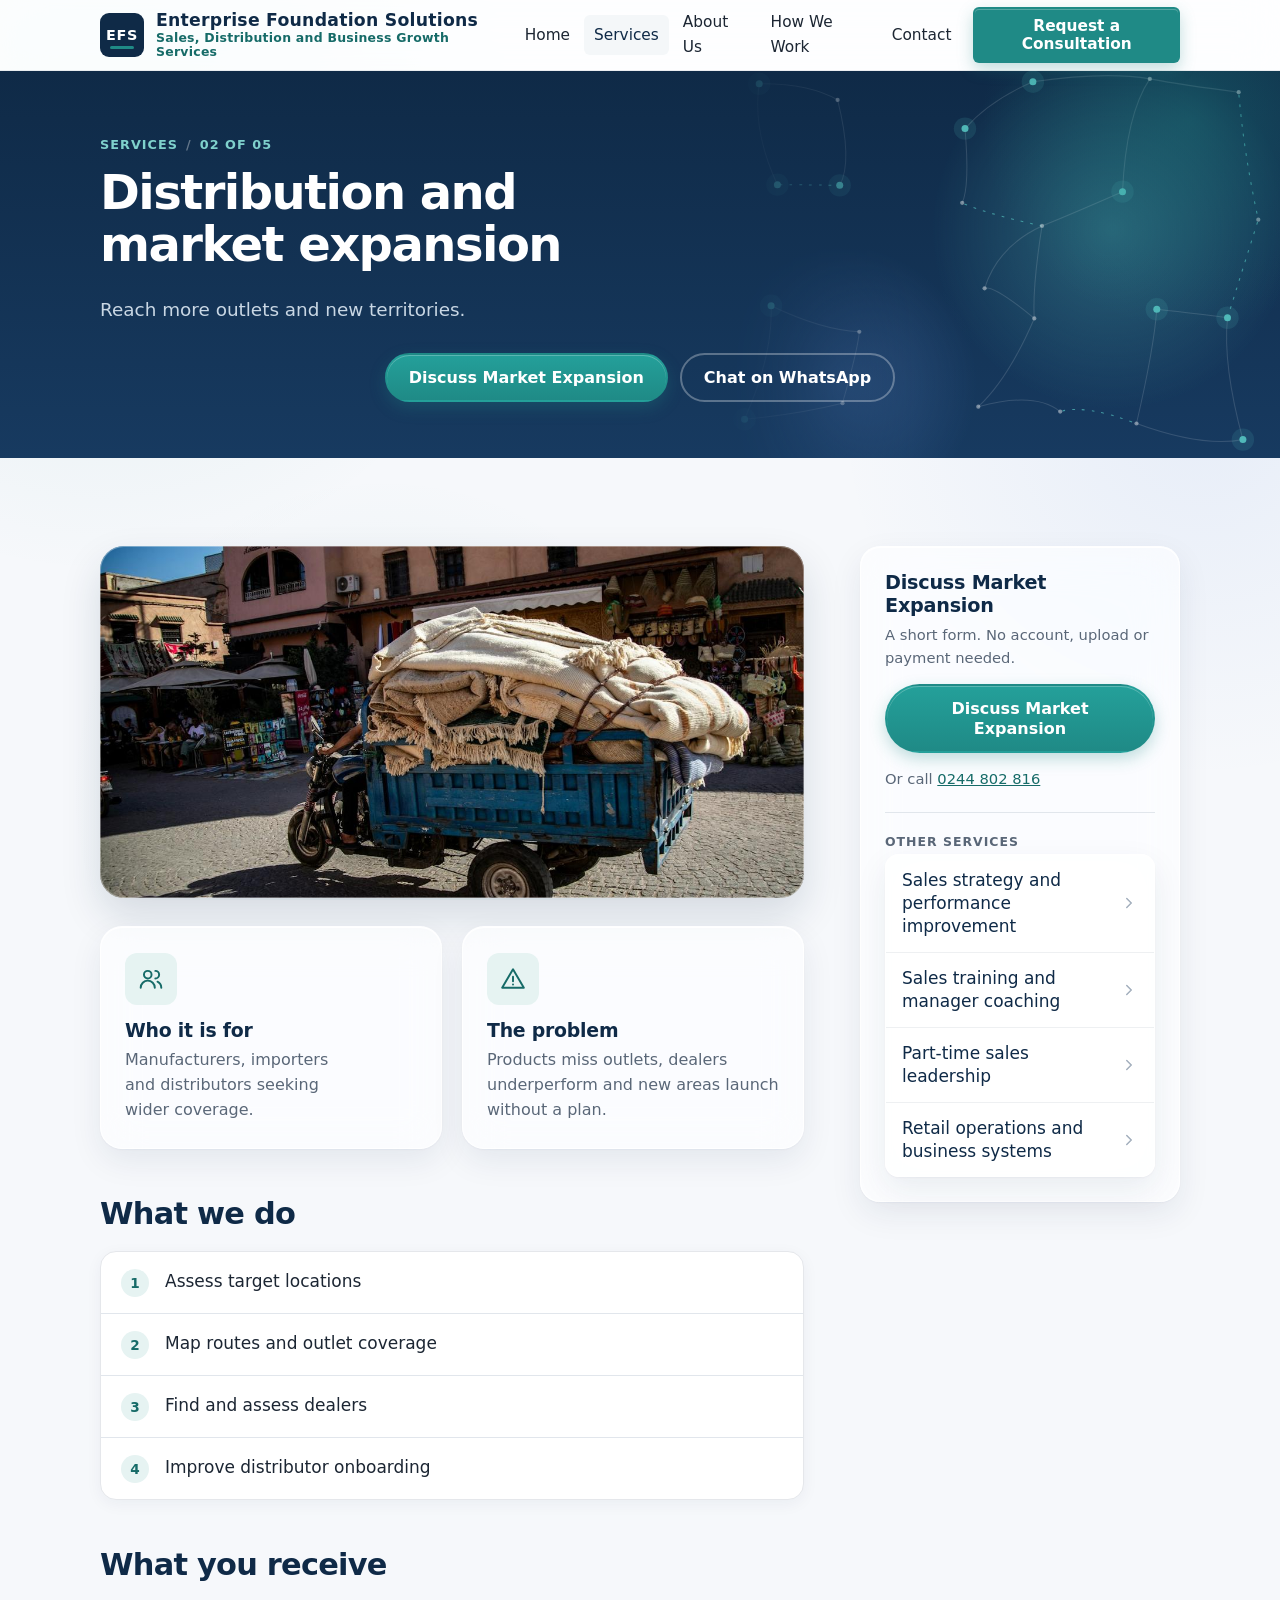
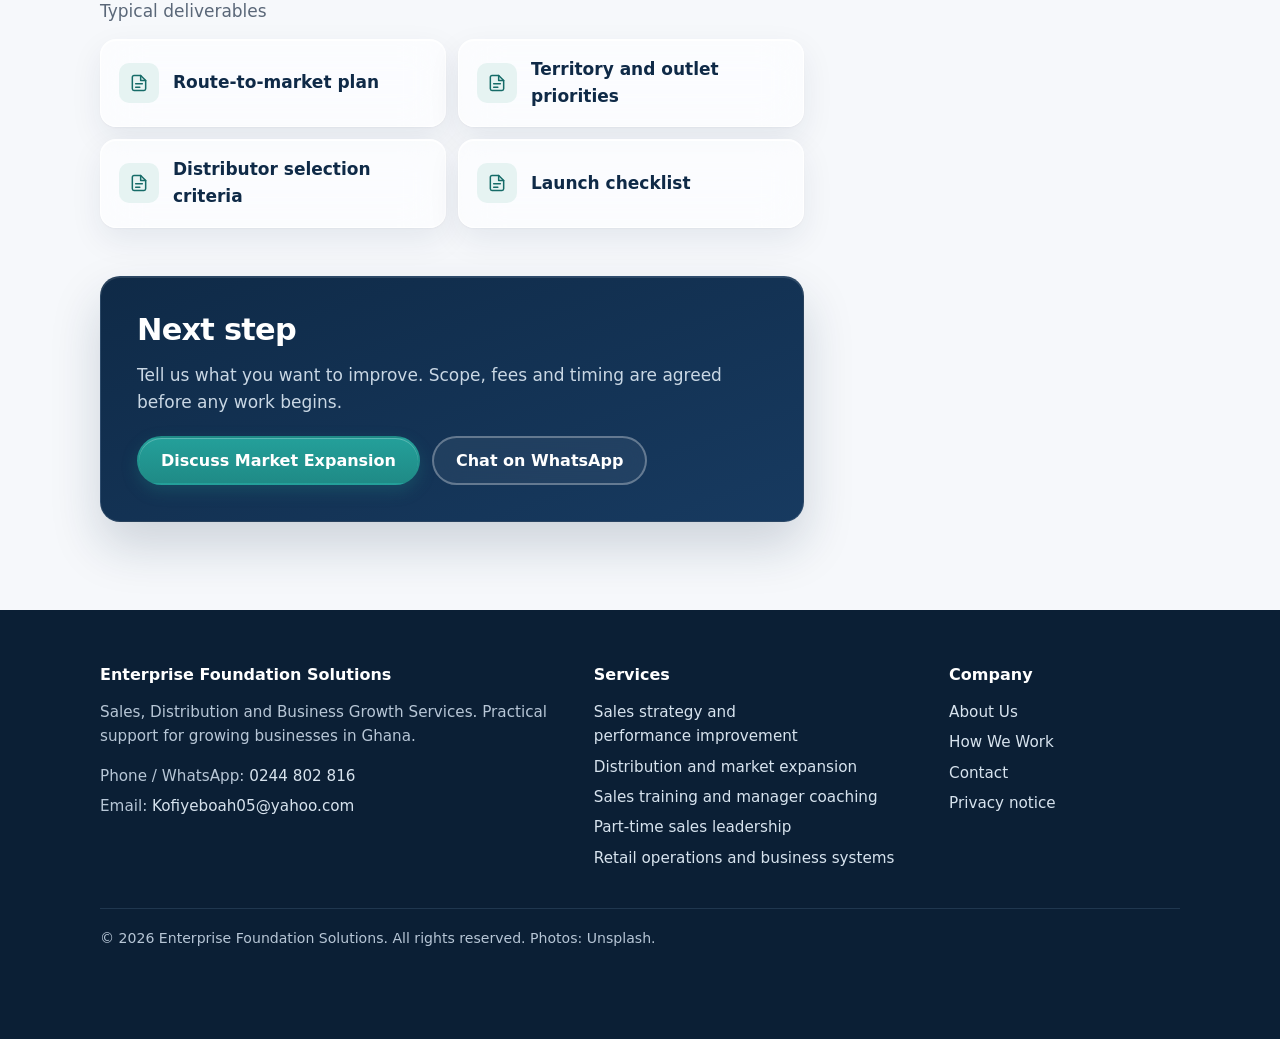
<file: site/distribution-and-market-expansion.html>
<!doctype html>
<html lang="en">
<head>
<meta charset="utf-8">
<meta name="viewport" content="width=device-width, initial-scale=1, viewport-fit=cover">
<title>Distribution and market expansion | Enterprise Foundation Solutions</title>
<meta name="description" content="Distribution strategy in Ghana: route-to-market plans, dealer selection, territory priorities and market launch support.">
<link rel="canonical" href="https://thepowerofus.us/distribution-and-market-expansion.html">
<meta property="og:type" content="website">
<meta property="og:title" content="Distribution and market expansion | Enterprise Foundation Solutions">
<meta property="og:description" content="Distribution strategy in Ghana: route-to-market plans, dealer selection, territory priorities and market launch support.">
<meta property="og:url" content="https://thepowerofus.us/distribution-and-market-expansion.html">
<meta name="twitter:card" content="summary">
<meta name="theme-color" content="#0f2a47">
<link rel="icon" href="assets/favicon.svg" type="image/svg+xml">
<link rel="manifest" href="manifest.webmanifest">
<link rel="apple-touch-icon" href="assets/apple-touch-icon.png">
<meta name="apple-mobile-web-app-capable" content="yes">
<meta name="mobile-web-app-capable" content="yes">
<meta name="apple-mobile-web-app-title" content="EFS">
<meta name="apple-mobile-web-app-status-bar-style" content="default">
<link rel="stylesheet" href="assets/site.css?v=8d1e3b8e">
</head>
<body>
<a class="skip" href="#main">Skip to content</a>
<header class="site-header">
  <div class="wrap">
    <a class="brand" href="index.html"><span class="mark" aria-hidden="true">EFS</span><span class="brand-text"><strong>Enterprise Foundation Solutions</strong><span>Sales, Distribution and Business Growth Services</span></span></a>
    <button class="nav-toggle" aria-expanded="false" aria-controls="site-nav" aria-label="Open menu"><span></span><span></span></button>
    <nav id="site-nav" class="nav" aria-label="Main"><a href="index.html">Home</a><a href="services.html" aria-current="page">Services</a><a href="about.html">About Us</a><a href="how-we-work.html">How We Work</a><a href="contact.html">Contact</a>
      <span class="header-cta"><a class="btn btn-primary btn-sm cta-consult" href="contact.html#enquiry-form">Request a Consultation</a></span>
    </nav>
  </div>
</header>
<main id="main">

<section class="page-hero art-network">
  <div class="wrap">
    <nav class="crumbs" aria-label="Breadcrumb"><a href="services.html">Services</a><span aria-hidden="true">/</span><span>02 of 05</span></nav>
    <h1>Distribution and market expansion</h1>
    <p class="lead">Reach more outlets and new territories.</p>
    <div class="btn-row"><a class="btn btn-primary cta-consult" href="contact.html?service=distribution-and-market-expansion#enquiry-form">Discuss Market Expansion</a> <a class="btn btn-light" data-wa="distribution and market expansion" href="https://wa.me/233244802816">Chat on WhatsApp</a></div>
  </div>
</section>
<section>
  <div class="wrap svc-body">
    <div class="svc-main">
      <figure class="svc-photo"><img src="assets/photos/distribution.jpg" srcset="assets/photos/distribution-sm.jpg 640w, assets/photos/distribution.jpg 1200w" sizes="(max-width: 760px) 100vw, 720px" width="1200" height="784" alt="A motorised cart piled high with goods on a busy street" loading="lazy" decoding="async"></figure>
      <div class="grid g2 benefits svc-intro">
        <div class="card"><span class="icon"><svg viewBox="0 0 24 24" width="26" height="26" fill="none" stroke="currentColor" stroke-width="1.8" stroke-linecap="round" stroke-linejoin="round" aria-hidden="true"><circle cx="9" cy="8" r="3.5"/><path d="M2.5 20a6.5 6.5 0 0 1 13 0"/><path d="M16 4.5a3.5 3.5 0 0 1 0 7"/><path d="M18 14.5a6.5 6.5 0 0 1 3.5 5.5"/></svg></span><h3>Who it is for</h3><p>Manufacturers, importers and distributors seeking wider coverage.</p></div>
        <div class="card"><span class="icon"><svg viewBox="0 0 24 24" width="26" height="26" fill="none" stroke="currentColor" stroke-width="1.8" stroke-linecap="round" stroke-linejoin="round" aria-hidden="true"><path d="M12 3 2 20h20L12 3z"/><path d="M12 10v4"/><path d="M12 17h.01"/></svg></span><h3>The problem</h3><p>Products miss outlets, dealers underperform and new areas launch without a plan.</p></div>
      </div>
      <div class="svc-block">
        <h2>What we do</h2>
        <ol class="do-list"><li><span class="do-num">1</span><span>Assess target locations</span></li><li><span class="do-num">2</span><span>Map routes and outlet coverage</span></li><li><span class="do-num">3</span><span>Find and assess dealers</span></li><li><span class="do-num">4</span><span>Improve distributor onboarding</span></li></ol>
      </div>
      <div class="svc-block">
        <h2>What you receive</h2>
        <p class="muted">Typical deliverables</p>
        <div class="tiles"><div class="tile"><span class="tile-icon"><svg viewBox="0 0 24 24" width="26" height="26" fill="none" stroke="currentColor" stroke-width="1.8" stroke-linecap="round" stroke-linejoin="round" aria-hidden="true"><path d="M14 3H6a2 2 0 0 0-2 2v14a2 2 0 0 0 2 2h12a2 2 0 0 0 2-2V9z"/><path d="M14 3v6h6"/><path d="M8 13h8M8 17h5"/></svg></span><span>Route-to-market plan</span></div><div class="tile"><span class="tile-icon"><svg viewBox="0 0 24 24" width="26" height="26" fill="none" stroke="currentColor" stroke-width="1.8" stroke-linecap="round" stroke-linejoin="round" aria-hidden="true"><path d="M14 3H6a2 2 0 0 0-2 2v14a2 2 0 0 0 2 2h12a2 2 0 0 0 2-2V9z"/><path d="M14 3v6h6"/><path d="M8 13h8M8 17h5"/></svg></span><span>Territory and outlet priorities</span></div><div class="tile"><span class="tile-icon"><svg viewBox="0 0 24 24" width="26" height="26" fill="none" stroke="currentColor" stroke-width="1.8" stroke-linecap="round" stroke-linejoin="round" aria-hidden="true"><path d="M14 3H6a2 2 0 0 0-2 2v14a2 2 0 0 0 2 2h12a2 2 0 0 0 2-2V9z"/><path d="M14 3v6h6"/><path d="M8 13h8M8 17h5"/></svg></span><span>Distributor selection criteria</span></div><div class="tile"><span class="tile-icon"><svg viewBox="0 0 24 24" width="26" height="26" fill="none" stroke="currentColor" stroke-width="1.8" stroke-linecap="round" stroke-linejoin="round" aria-hidden="true"><path d="M14 3H6a2 2 0 0 0-2 2v14a2 2 0 0 0 2 2h12a2 2 0 0 0 2-2V9z"/><path d="M14 3v6h6"/><path d="M8 13h8M8 17h5"/></svg></span><span>Launch checklist</span></div></div>
      </div>
      <div class="next-panel">
        <h2>Next step</h2>
        <p>Tell us what you want to improve. Scope, fees and timing are agreed before any work begins.</p>
        <div class="btn-row"><a class="btn btn-primary cta-consult" href="contact.html?service=distribution-and-market-expansion#enquiry-form">Discuss Market Expansion</a> <a class="btn btn-light" data-wa="distribution and market expansion" href="https://wa.me/233244802816">Chat on WhatsApp</a></div>
      </div>
    </div>
    <aside class="aside">
      <div class="aside-cta">
        <h3>Discuss Market Expansion</h3>
        <p class="note">A short form. No account, upload or payment needed.</p>
        <a class="btn btn-primary cta-consult" href="contact.html?service=distribution-and-market-expansion#enquiry-form">Discuss Market Expansion</a>
        <p class="note" style="margin:14px 0 0">Or call <a href="tel:+233244802816">0244 802 816</a></p>
      </div>
      <h3 class="list-title">Other services</h3>
      <ul class="list-rows"><li><a href="sales-strategy-and-performance.html"><span>Sales strategy and performance improvement</span><svg viewBox="0 0 24 24" width="18" height="18" fill="none" stroke="currentColor" stroke-width="2" stroke-linecap="round" stroke-linejoin="round" aria-hidden="true"><path d="m9 6 6 6-6 6"/></svg></a></li><li><a href="sales-training-and-coaching.html"><span>Sales training and manager coaching</span><svg viewBox="0 0 24 24" width="18" height="18" fill="none" stroke="currentColor" stroke-width="2" stroke-linecap="round" stroke-linejoin="round" aria-hidden="true"><path d="m9 6 6 6-6 6"/></svg></a></li><li><a href="part-time-sales-leadership.html"><span>Part-time sales leadership</span><svg viewBox="0 0 24 24" width="18" height="18" fill="none" stroke="currentColor" stroke-width="2" stroke-linecap="round" stroke-linejoin="round" aria-hidden="true"><path d="m9 6 6 6-6 6"/></svg></a></li><li><a href="retail-operations-and-systems.html"><span>Retail operations and business systems</span><svg viewBox="0 0 24 24" width="18" height="18" fill="none" stroke="currentColor" stroke-width="2" stroke-linecap="round" stroke-linejoin="round" aria-hidden="true"><path d="m9 6 6 6-6 6"/></svg></a></li></ul>
    </aside>
  </div>
</section>

</main>
<footer class="site-footer">
  <div class="wrap">
    <div class="foot-grid">
      <div>
        <h4>Enterprise Foundation Solutions</h4>
        <p>Sales, Distribution and Business Growth Services. Practical support for growing businesses in Ghana.</p>
        <ul>
          <li>Phone / WhatsApp: <a href="tel:+233244802816">0244 802 816</a></li>
          <li>Email: <a href="mailto:Kofiyeboah05@yahoo.com">Kofiyeboah05@yahoo.com</a></li>
        </ul>
      </div>
      <div>
        <h4>Services</h4>
        <ul><li><a href="sales-strategy-and-performance.html">Sales strategy and performance improvement</a></li><li><a href="distribution-and-market-expansion.html">Distribution and market expansion</a></li><li><a href="sales-training-and-coaching.html">Sales training and manager coaching</a></li><li><a href="part-time-sales-leadership.html">Part-time sales leadership</a></li><li><a href="retail-operations-and-systems.html">Retail operations and business systems</a></li></ul>
      </div>
      <div>
        <h4>Company</h4>
        <ul>
          <li><a href="about.html">About Us</a></li>
          <li><a href="how-we-work.html">How We Work</a></li>
          <li><a href="contact.html">Contact</a></li>
          <li><a href="privacy.html">Privacy notice</a></li>
        </ul>
      </div>
    </div>
    <div class="copy">&copy; 2026 Enterprise Foundation Solutions. All rights reserved. Photos: <a href="https://unsplash.com" rel="noopener">Unsplash</a>.</div>
  </div>
</footer>
<div class="mobile-bar">
  <a class="btn btn-primary cta-consult" href="contact.html#enquiry-form">Request a Consultation</a>
  <a class="btn btn-wa" data-wa="" href="https://wa.me/233244802816"><svg viewBox="0 0 24 24" width="18" height="18" fill="currentColor" aria-hidden="true"><path d="M12 2a10 10 0 0 0-8.6 15.1L2 22l5-1.3A10 10 0 1 0 12 2zm0 18.2a8.2 8.2 0 0 1-4.2-1.2l-.3-.2-3 .8.8-2.9-.2-.3A8.2 8.2 0 1 1 12 20.2zm4.5-6.1c-.2-.1-1.5-.7-1.7-.8s-.4-.1-.6.1-.7.8-.8 1-.3.2-.5.1a6.7 6.7 0 0 1-3.3-2.9c-.3-.4.2-.4.7-1.3.1-.2 0-.3 0-.4l-.8-1.8c-.2-.5-.4-.4-.6-.4h-.5a1 1 0 0 0-.7.3 2.9 2.9 0 0 0-.9 2.2 5 5 0 0 0 1 2.7 11.6 11.6 0 0 0 4.5 4c1.7.7 2.3.8 3.2.6a2.7 2.7 0 0 0 1.8-1.2 2.2 2.2 0 0 0 .2-1.2c-.1-.1-.3-.2-.5-.3z"/></svg>WhatsApp</a>
</div>
<script src="assets/site.js?v=42c6453d"></script>
</body>
</html>
</file>
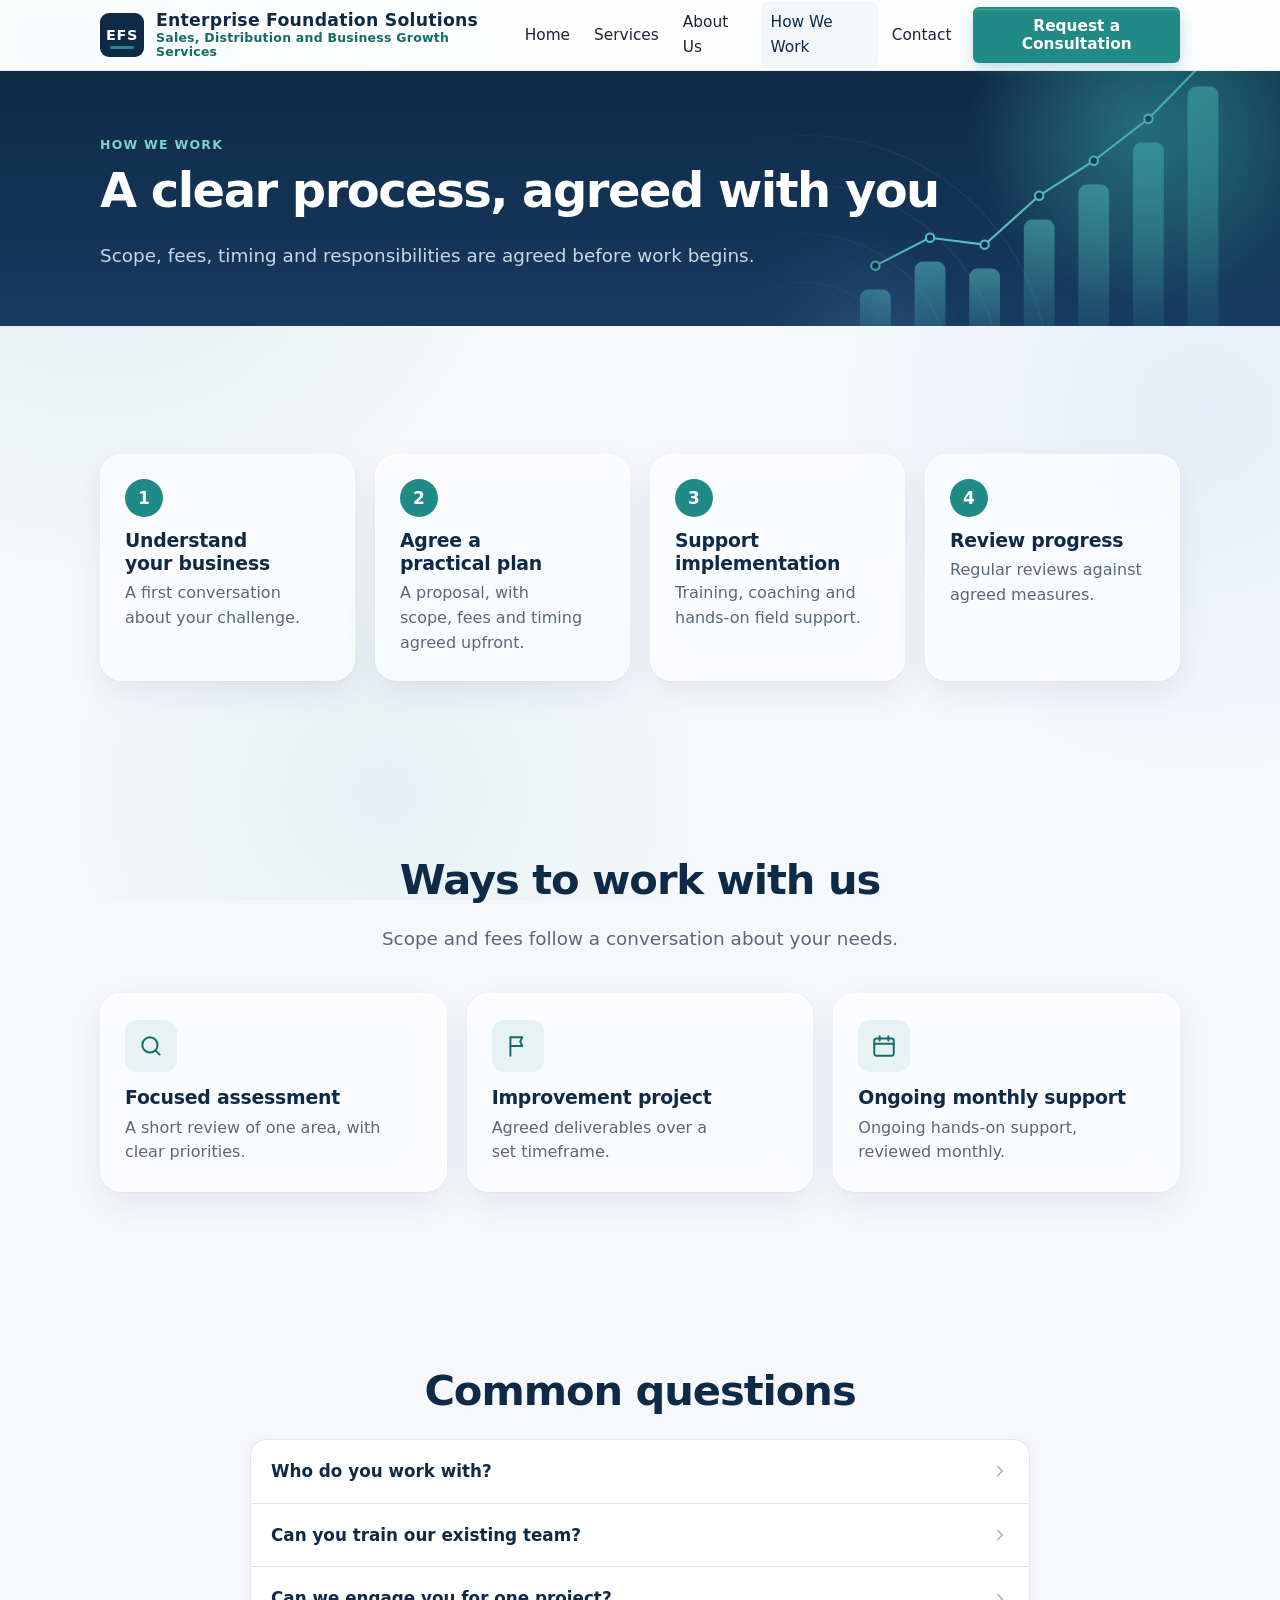
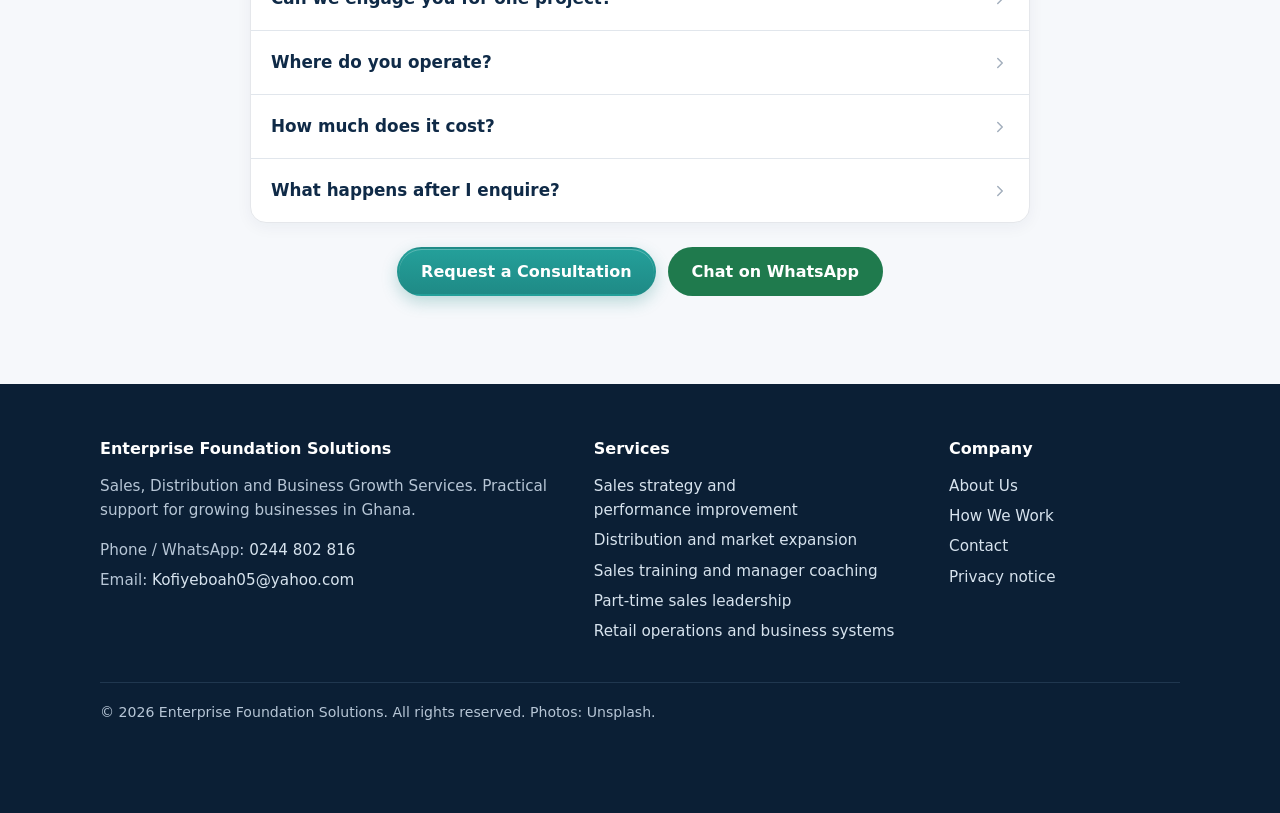
<file: site/how-we-work.html>
<!doctype html>
<html lang="en">
<head>
<meta charset="utf-8">
<meta name="viewport" content="width=device-width, initial-scale=1, viewport-fit=cover">
<title>How We Work | Enterprise Foundation Solutions</title>
<meta name="description" content="How Enterprise Foundation Solutions works with clients: initial discussion, assessment and proposal, practical implementation and coaching, and regular progress reviews.">
<link rel="canonical" href="https://thepowerofus.us/how-we-work.html">
<meta property="og:type" content="website">
<meta property="og:title" content="How We Work | Enterprise Foundation Solutions">
<meta property="og:description" content="How Enterprise Foundation Solutions works with clients: initial discussion, assessment and proposal, practical implementation and coaching, and regular progress reviews.">
<meta property="og:url" content="https://thepowerofus.us/how-we-work.html">
<meta name="twitter:card" content="summary">
<meta name="theme-color" content="#0f2a47">
<link rel="icon" href="assets/favicon.svg" type="image/svg+xml">
<link rel="manifest" href="manifest.webmanifest">
<link rel="apple-touch-icon" href="assets/apple-touch-icon.png">
<meta name="apple-mobile-web-app-capable" content="yes">
<meta name="mobile-web-app-capable" content="yes">
<meta name="apple-mobile-web-app-title" content="EFS">
<meta name="apple-mobile-web-app-status-bar-style" content="default">
<link rel="stylesheet" href="assets/site.css?v=8d1e3b8e">
</head>
<body>
<a class="skip" href="#main">Skip to content</a>
<header class="site-header">
  <div class="wrap">
    <a class="brand" href="index.html"><span class="mark" aria-hidden="true">EFS</span><span class="brand-text"><strong>Enterprise Foundation Solutions</strong><span>Sales, Distribution and Business Growth Services</span></span></a>
    <button class="nav-toggle" aria-expanded="false" aria-controls="site-nav" aria-label="Open menu"><span></span><span></span></button>
    <nav id="site-nav" class="nav" aria-label="Main"><a href="index.html">Home</a><a href="services.html">Services</a><a href="about.html">About Us</a><a href="how-we-work.html" aria-current="page">How We Work</a><a href="contact.html">Contact</a>
      <span class="header-cta"><a class="btn btn-primary btn-sm cta-consult" href="contact.html#enquiry-form">Request a Consultation</a></span>
    </nav>
  </div>
</header>
<main id="main">

<section class="page-hero art-growth">
  <div class="wrap">
    <span class="eyebrow">How we work</span>
    <h1>A clear process, agreed with you</h1>
    <p class="lead">Scope, fees, timing and responsibilities are agreed before work begins.</p>
  </div>
</section>
<section>
  <div class="wrap">
    <div class="grid g4 steps"><div class="card"><span class="num">1</span><h3>Understand your business</h3><p>A first conversation about your challenge.</p></div><div class="card"><span class="num">2</span><h3>Agree a practical plan</h3><p>A proposal, with scope, fees and timing agreed upfront.</p></div><div class="card"><span class="num">3</span><h3>Support implementation</h3><p>Training, coaching and hands-on field support.</p></div><div class="card"><span class="num">4</span><h3>Review progress</h3><p>Regular reviews against agreed measures.</p></div></div>
  </div>
</section>
<section class="alt">
  <div class="wrap">
    <h2>Ways to work with us</h2>
    <p class="lead">Scope and fees follow a conversation about your needs.</p>
    <div class="grid g3 benefits" style="margin-top:28px"><div class="card"><span class="icon"><svg viewBox="0 0 24 24" width="26" height="26" fill="none" stroke="currentColor" stroke-width="1.8" stroke-linecap="round" stroke-linejoin="round" aria-hidden="true"><circle cx="11" cy="11" r="7"/><path d="m20 20-3.5-3.5"/></svg></span><h3>Focused assessment</h3><p>A short review of one area, with clear priorities.</p></div><div class="card"><span class="icon"><svg viewBox="0 0 24 24" width="26" height="26" fill="none" stroke="currentColor" stroke-width="1.8" stroke-linecap="round" stroke-linejoin="round" aria-hidden="true"><path d="M5 21V4"/><path d="M5 4h11l-2 4 2 4H5"/></svg></span><h3>Improvement project</h3><p>Agreed deliverables over a set timeframe.</p></div><div class="card"><span class="icon"><svg viewBox="0 0 24 24" width="26" height="26" fill="none" stroke="currentColor" stroke-width="1.8" stroke-linecap="round" stroke-linejoin="round" aria-hidden="true"><rect x="3" y="5" width="18" height="16" rx="2"/><path d="M3 10h18M8 3v4M16 3v4"/></svg></span><h3>Ongoing monthly support</h3><p>Ongoing hands-on support, reviewed monthly.</p></div></div>
  </div>
</section>
<section>
  <div class="wrap" style="max-width:820px">
    <h2>Common questions</h2>
    <div class="faq"><details><summary><span>Who do you work with?</span><svg viewBox="0 0 24 24" width="18" height="18" fill="none" stroke="currentColor" stroke-width="2" stroke-linecap="round" stroke-linejoin="round" aria-hidden="true"><path d="m9 6 6 6-6 6"/></svg></summary><p>Growing businesses, distributors, manufacturers and sales organisations that need stronger commercial execution.</p></details><details><summary><span>Can you train our existing team?</span><svg viewBox="0 0 24 24" width="18" height="18" fill="none" stroke="currentColor" stroke-width="2" stroke-linecap="round" stroke-linejoin="round" aria-hidden="true"><path d="m9 6 6 6-6 6"/></svg></summary><p>Yes. Training is tailored to your business need, with field coaching available where agreed.</p></details><details><summary><span>Can we engage you for one project?</span><svg viewBox="0 0 24 24" width="18" height="18" fill="none" stroke="currentColor" stroke-width="2" stroke-linecap="round" stroke-linejoin="round" aria-hidden="true"><path d="m9 6 6 6-6 6"/></svg></summary><p>Yes. You can choose a focused assessment, a defined improvement project or ongoing monthly support.</p></details><details><summary><span>Where do you operate?</span><svg viewBox="0 0 24 24" width="18" height="18" fill="none" stroke="currentColor" stroke-width="2" stroke-linecap="round" stroke-linejoin="round" aria-hidden="true"><path d="m9 6 6 6-6 6"/></svg></summary><p>We are based in Ghana and work with businesses across the country. Travel arrangements are agreed for field assignments.</p></details><details><summary><span>How much does it cost?</span><svg viewBox="0 0 24 24" width="18" height="18" fill="none" stroke="currentColor" stroke-width="2" stroke-linecap="round" stroke-linejoin="round" aria-hidden="true"><path d="m9 6 6 6-6 6"/></svg></summary><p>Fees depend on the scope, team size, location and duration of the work. Request a consultation and we will send you a proposal.</p></details><details><summary><span>What happens after I enquire?</span><svg viewBox="0 0 24 24" width="18" height="18" fill="none" stroke="currentColor" stroke-width="2" stroke-linecap="round" stroke-linejoin="round" aria-hidden="true"><path d="m9 6 6 6-6 6"/></svg></summary><p>We review your request and contact you to discuss the next step. Nothing is booked or charged until we have agreed it with you.</p></details></div>
    <div class="btn-row"><a class="btn btn-primary cta-consult" href="contact.html#enquiry-form">Request a Consultation</a> <a class="btn btn-wa" data-wa="" href="https://wa.me/233244802816">Chat on WhatsApp</a></div>
  </div>
</section>

</main>
<footer class="site-footer">
  <div class="wrap">
    <div class="foot-grid">
      <div>
        <h4>Enterprise Foundation Solutions</h4>
        <p>Sales, Distribution and Business Growth Services. Practical support for growing businesses in Ghana.</p>
        <ul>
          <li>Phone / WhatsApp: <a href="tel:+233244802816">0244 802 816</a></li>
          <li>Email: <a href="mailto:Kofiyeboah05@yahoo.com">Kofiyeboah05@yahoo.com</a></li>
        </ul>
      </div>
      <div>
        <h4>Services</h4>
        <ul><li><a href="sales-strategy-and-performance.html">Sales strategy and performance improvement</a></li><li><a href="distribution-and-market-expansion.html">Distribution and market expansion</a></li><li><a href="sales-training-and-coaching.html">Sales training and manager coaching</a></li><li><a href="part-time-sales-leadership.html">Part-time sales leadership</a></li><li><a href="retail-operations-and-systems.html">Retail operations and business systems</a></li></ul>
      </div>
      <div>
        <h4>Company</h4>
        <ul>
          <li><a href="about.html">About Us</a></li>
          <li><a href="how-we-work.html">How We Work</a></li>
          <li><a href="contact.html">Contact</a></li>
          <li><a href="privacy.html">Privacy notice</a></li>
        </ul>
      </div>
    </div>
    <div class="copy">&copy; 2026 Enterprise Foundation Solutions. All rights reserved. Photos: <a href="https://unsplash.com" rel="noopener">Unsplash</a>.</div>
  </div>
</footer>
<div class="mobile-bar">
  <a class="btn btn-primary cta-consult" href="contact.html#enquiry-form">Request a Consultation</a>
  <a class="btn btn-wa" data-wa="" href="https://wa.me/233244802816"><svg viewBox="0 0 24 24" width="18" height="18" fill="currentColor" aria-hidden="true"><path d="M12 2a10 10 0 0 0-8.6 15.1L2 22l5-1.3A10 10 0 1 0 12 2zm0 18.2a8.2 8.2 0 0 1-4.2-1.2l-.3-.2-3 .8.8-2.9-.2-.3A8.2 8.2 0 1 1 12 20.2zm4.5-6.1c-.2-.1-1.5-.7-1.7-.8s-.4-.1-.6.1-.7.8-.8 1-.3.2-.5.1a6.7 6.7 0 0 1-3.3-2.9c-.3-.4.2-.4.7-1.3.1-.2 0-.3 0-.4l-.8-1.8c-.2-.5-.4-.4-.6-.4h-.5a1 1 0 0 0-.7.3 2.9 2.9 0 0 0-.9 2.2 5 5 0 0 0 1 2.7 11.6 11.6 0 0 0 4.5 4c1.7.7 2.3.8 3.2.6a2.7 2.7 0 0 0 1.8-1.2 2.2 2.2 0 0 0 .2-1.2c-.1-.1-.3-.2-.5-.3z"/></svg>WhatsApp</a>
</div>
<script src="assets/site.js?v=42c6453d"></script>
</body>
</html>
</file>
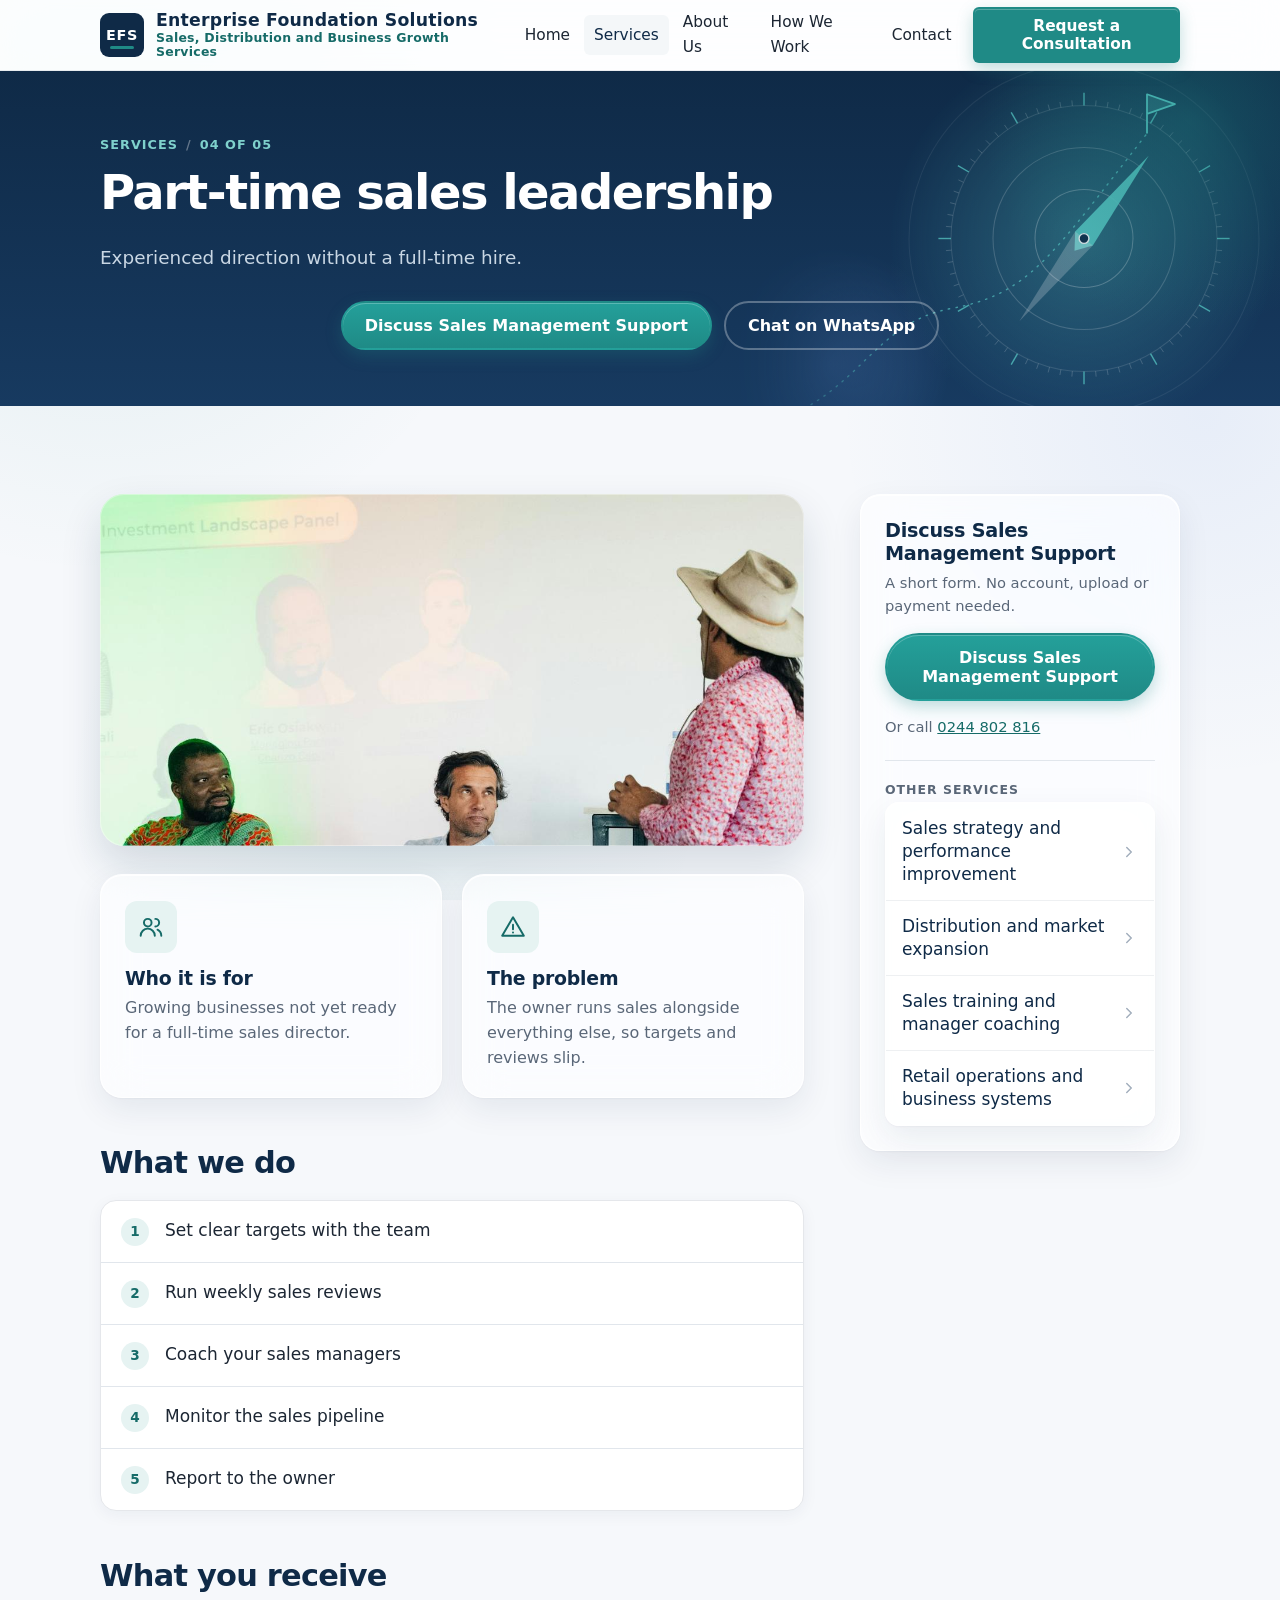
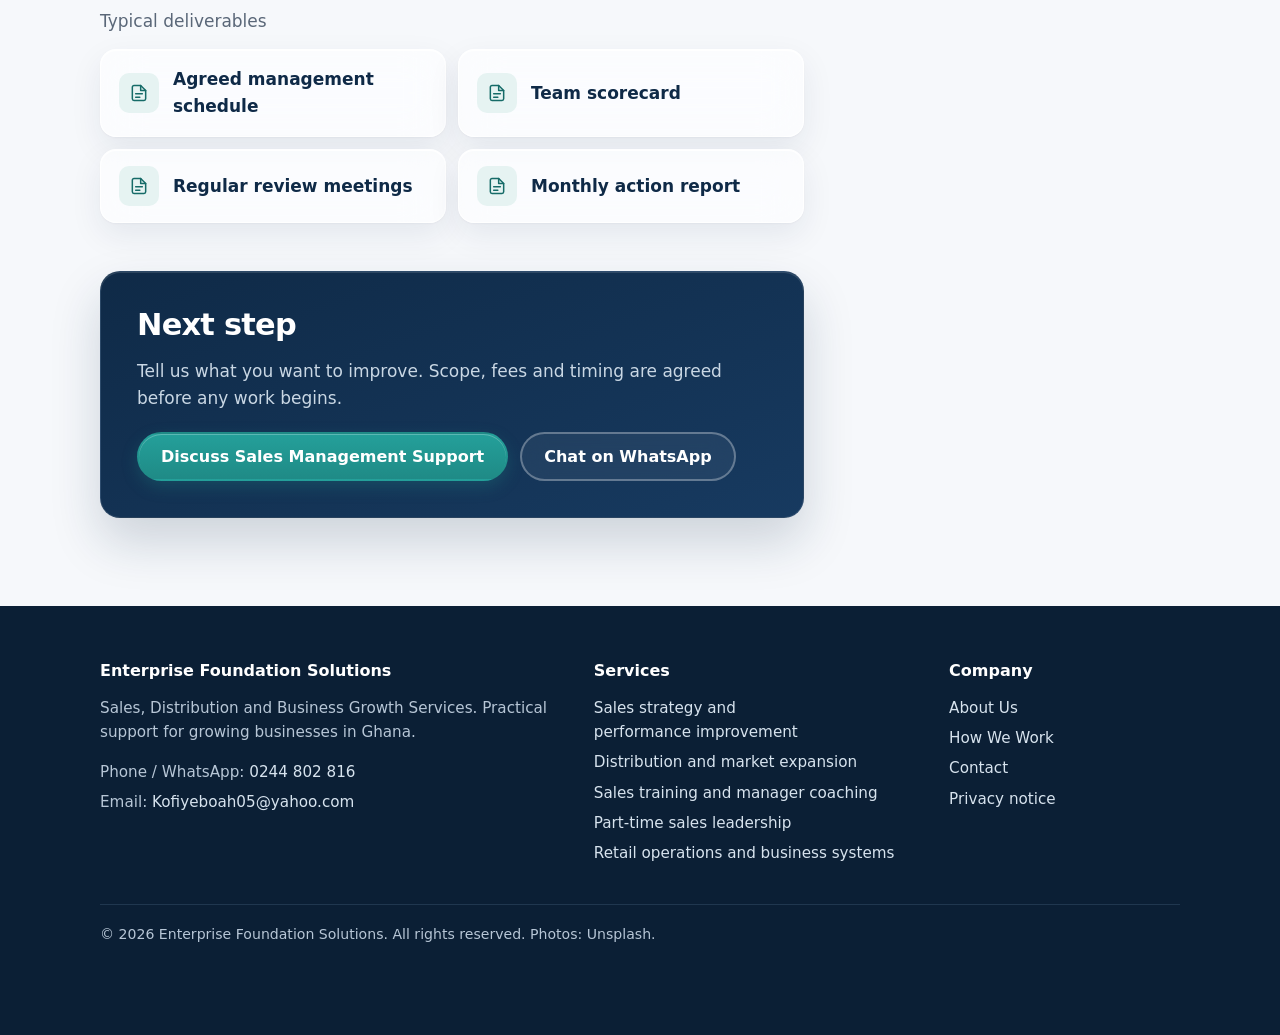
<file: site/part-time-sales-leadership.html>
<!doctype html>
<html lang="en">
<head>
<meta charset="utf-8">
<meta name="viewport" content="width=device-width, initial-scale=1, viewport-fit=cover">
<title>Part-time sales leadership | Enterprise Foundation Solutions</title>
<meta name="description" content="Part-time sales director support in Ghana: target setting, weekly reviews, pipeline monitoring and sales manager coaching.">
<link rel="canonical" href="https://thepowerofus.us/part-time-sales-leadership.html">
<meta property="og:type" content="website">
<meta property="og:title" content="Part-time sales leadership | Enterprise Foundation Solutions">
<meta property="og:description" content="Part-time sales director support in Ghana: target setting, weekly reviews, pipeline monitoring and sales manager coaching.">
<meta property="og:url" content="https://thepowerofus.us/part-time-sales-leadership.html">
<meta name="twitter:card" content="summary">
<meta name="theme-color" content="#0f2a47">
<link rel="icon" href="assets/favicon.svg" type="image/svg+xml">
<link rel="manifest" href="manifest.webmanifest">
<link rel="apple-touch-icon" href="assets/apple-touch-icon.png">
<meta name="apple-mobile-web-app-capable" content="yes">
<meta name="mobile-web-app-capable" content="yes">
<meta name="apple-mobile-web-app-title" content="EFS">
<meta name="apple-mobile-web-app-status-bar-style" content="default">
<link rel="stylesheet" href="assets/site.css?v=8d1e3b8e">
</head>
<body>
<a class="skip" href="#main">Skip to content</a>
<header class="site-header">
  <div class="wrap">
    <a class="brand" href="index.html"><span class="mark" aria-hidden="true">EFS</span><span class="brand-text"><strong>Enterprise Foundation Solutions</strong><span>Sales, Distribution and Business Growth Services</span></span></a>
    <button class="nav-toggle" aria-expanded="false" aria-controls="site-nav" aria-label="Open menu"><span></span><span></span></button>
    <nav id="site-nav" class="nav" aria-label="Main"><a href="index.html">Home</a><a href="services.html" aria-current="page">Services</a><a href="about.html">About Us</a><a href="how-we-work.html">How We Work</a><a href="contact.html">Contact</a>
      <span class="header-cta"><a class="btn btn-primary btn-sm cta-consult" href="contact.html#enquiry-form">Request a Consultation</a></span>
    </nav>
  </div>
</header>
<main id="main">

<section class="page-hero art-compass">
  <div class="wrap">
    <nav class="crumbs" aria-label="Breadcrumb"><a href="services.html">Services</a><span aria-hidden="true">/</span><span>04 of 05</span></nav>
    <h1>Part-time sales leadership</h1>
    <p class="lead">Experienced direction without a full-time hire.</p>
    <div class="btn-row"><a class="btn btn-primary cta-consult" href="contact.html?service=part-time-sales-leadership#enquiry-form">Discuss Sales Management Support</a> <a class="btn btn-light" data-wa="part-time sales leadership" href="https://wa.me/233244802816">Chat on WhatsApp</a></div>
  </div>
</section>
<section>
  <div class="wrap svc-body">
    <div class="svc-main">
      <figure class="svc-photo"><img src="assets/photos/leadership.jpg" srcset="assets/photos/leadership-sm.jpg 640w, assets/photos/leadership.jpg 1200w" sizes="(max-width: 760px) 100vw, 720px" width="1200" height="1546" alt="A small group in discussion in a modern room" loading="lazy" decoding="async"></figure>
      <div class="grid g2 benefits svc-intro">
        <div class="card"><span class="icon"><svg viewBox="0 0 24 24" width="26" height="26" fill="none" stroke="currentColor" stroke-width="1.8" stroke-linecap="round" stroke-linejoin="round" aria-hidden="true"><circle cx="9" cy="8" r="3.5"/><path d="M2.5 20a6.5 6.5 0 0 1 13 0"/><path d="M16 4.5a3.5 3.5 0 0 1 0 7"/><path d="M18 14.5a6.5 6.5 0 0 1 3.5 5.5"/></svg></span><h3>Who it is for</h3><p>Growing businesses not yet ready for a full-time sales director.</p></div>
        <div class="card"><span class="icon"><svg viewBox="0 0 24 24" width="26" height="26" fill="none" stroke="currentColor" stroke-width="1.8" stroke-linecap="round" stroke-linejoin="round" aria-hidden="true"><path d="M12 3 2 20h20L12 3z"/><path d="M12 10v4"/><path d="M12 17h.01"/></svg></span><h3>The problem</h3><p>The owner runs sales alongside everything else, so targets and reviews slip.</p></div>
      </div>
      <div class="svc-block">
        <h2>What we do</h2>
        <ol class="do-list"><li><span class="do-num">1</span><span>Set clear targets with the team</span></li><li><span class="do-num">2</span><span>Run weekly sales reviews</span></li><li><span class="do-num">3</span><span>Coach your sales managers</span></li><li><span class="do-num">4</span><span>Monitor the sales pipeline</span></li><li><span class="do-num">5</span><span>Report to the owner</span></li></ol>
      </div>
      <div class="svc-block">
        <h2>What you receive</h2>
        <p class="muted">Typical deliverables</p>
        <div class="tiles"><div class="tile"><span class="tile-icon"><svg viewBox="0 0 24 24" width="26" height="26" fill="none" stroke="currentColor" stroke-width="1.8" stroke-linecap="round" stroke-linejoin="round" aria-hidden="true"><path d="M14 3H6a2 2 0 0 0-2 2v14a2 2 0 0 0 2 2h12a2 2 0 0 0 2-2V9z"/><path d="M14 3v6h6"/><path d="M8 13h8M8 17h5"/></svg></span><span>Agreed management schedule</span></div><div class="tile"><span class="tile-icon"><svg viewBox="0 0 24 24" width="26" height="26" fill="none" stroke="currentColor" stroke-width="1.8" stroke-linecap="round" stroke-linejoin="round" aria-hidden="true"><path d="M14 3H6a2 2 0 0 0-2 2v14a2 2 0 0 0 2 2h12a2 2 0 0 0 2-2V9z"/><path d="M14 3v6h6"/><path d="M8 13h8M8 17h5"/></svg></span><span>Team scorecard</span></div><div class="tile"><span class="tile-icon"><svg viewBox="0 0 24 24" width="26" height="26" fill="none" stroke="currentColor" stroke-width="1.8" stroke-linecap="round" stroke-linejoin="round" aria-hidden="true"><path d="M14 3H6a2 2 0 0 0-2 2v14a2 2 0 0 0 2 2h12a2 2 0 0 0 2-2V9z"/><path d="M14 3v6h6"/><path d="M8 13h8M8 17h5"/></svg></span><span>Regular review meetings</span></div><div class="tile"><span class="tile-icon"><svg viewBox="0 0 24 24" width="26" height="26" fill="none" stroke="currentColor" stroke-width="1.8" stroke-linecap="round" stroke-linejoin="round" aria-hidden="true"><path d="M14 3H6a2 2 0 0 0-2 2v14a2 2 0 0 0 2 2h12a2 2 0 0 0 2-2V9z"/><path d="M14 3v6h6"/><path d="M8 13h8M8 17h5"/></svg></span><span>Monthly action report</span></div></div>
      </div>
      <div class="next-panel">
        <h2>Next step</h2>
        <p>Tell us what you want to improve. Scope, fees and timing are agreed before any work begins.</p>
        <div class="btn-row"><a class="btn btn-primary cta-consult" href="contact.html?service=part-time-sales-leadership#enquiry-form">Discuss Sales Management Support</a> <a class="btn btn-light" data-wa="part-time sales leadership" href="https://wa.me/233244802816">Chat on WhatsApp</a></div>
      </div>
    </div>
    <aside class="aside">
      <div class="aside-cta">
        <h3>Discuss Sales Management Support</h3>
        <p class="note">A short form. No account, upload or payment needed.</p>
        <a class="btn btn-primary cta-consult" href="contact.html?service=part-time-sales-leadership#enquiry-form">Discuss Sales Management Support</a>
        <p class="note" style="margin:14px 0 0">Or call <a href="tel:+233244802816">0244 802 816</a></p>
      </div>
      <h3 class="list-title">Other services</h3>
      <ul class="list-rows"><li><a href="sales-strategy-and-performance.html"><span>Sales strategy and performance improvement</span><svg viewBox="0 0 24 24" width="18" height="18" fill="none" stroke="currentColor" stroke-width="2" stroke-linecap="round" stroke-linejoin="round" aria-hidden="true"><path d="m9 6 6 6-6 6"/></svg></a></li><li><a href="distribution-and-market-expansion.html"><span>Distribution and market expansion</span><svg viewBox="0 0 24 24" width="18" height="18" fill="none" stroke="currentColor" stroke-width="2" stroke-linecap="round" stroke-linejoin="round" aria-hidden="true"><path d="m9 6 6 6-6 6"/></svg></a></li><li><a href="sales-training-and-coaching.html"><span>Sales training and manager coaching</span><svg viewBox="0 0 24 24" width="18" height="18" fill="none" stroke="currentColor" stroke-width="2" stroke-linecap="round" stroke-linejoin="round" aria-hidden="true"><path d="m9 6 6 6-6 6"/></svg></a></li><li><a href="retail-operations-and-systems.html"><span>Retail operations and business systems</span><svg viewBox="0 0 24 24" width="18" height="18" fill="none" stroke="currentColor" stroke-width="2" stroke-linecap="round" stroke-linejoin="round" aria-hidden="true"><path d="m9 6 6 6-6 6"/></svg></a></li></ul>
    </aside>
  </div>
</section>

</main>
<footer class="site-footer">
  <div class="wrap">
    <div class="foot-grid">
      <div>
        <h4>Enterprise Foundation Solutions</h4>
        <p>Sales, Distribution and Business Growth Services. Practical support for growing businesses in Ghana.</p>
        <ul>
          <li>Phone / WhatsApp: <a href="tel:+233244802816">0244 802 816</a></li>
          <li>Email: <a href="mailto:Kofiyeboah05@yahoo.com">Kofiyeboah05@yahoo.com</a></li>
        </ul>
      </div>
      <div>
        <h4>Services</h4>
        <ul><li><a href="sales-strategy-and-performance.html">Sales strategy and performance improvement</a></li><li><a href="distribution-and-market-expansion.html">Distribution and market expansion</a></li><li><a href="sales-training-and-coaching.html">Sales training and manager coaching</a></li><li><a href="part-time-sales-leadership.html">Part-time sales leadership</a></li><li><a href="retail-operations-and-systems.html">Retail operations and business systems</a></li></ul>
      </div>
      <div>
        <h4>Company</h4>
        <ul>
          <li><a href="about.html">About Us</a></li>
          <li><a href="how-we-work.html">How We Work</a></li>
          <li><a href="contact.html">Contact</a></li>
          <li><a href="privacy.html">Privacy notice</a></li>
        </ul>
      </div>
    </div>
    <div class="copy">&copy; 2026 Enterprise Foundation Solutions. All rights reserved. Photos: <a href="https://unsplash.com" rel="noopener">Unsplash</a>.</div>
  </div>
</footer>
<div class="mobile-bar">
  <a class="btn btn-primary cta-consult" href="contact.html#enquiry-form">Request a Consultation</a>
  <a class="btn btn-wa" data-wa="" href="https://wa.me/233244802816"><svg viewBox="0 0 24 24" width="18" height="18" fill="currentColor" aria-hidden="true"><path d="M12 2a10 10 0 0 0-8.6 15.1L2 22l5-1.3A10 10 0 1 0 12 2zm0 18.2a8.2 8.2 0 0 1-4.2-1.2l-.3-.2-3 .8.8-2.9-.2-.3A8.2 8.2 0 1 1 12 20.2zm4.5-6.1c-.2-.1-1.5-.7-1.7-.8s-.4-.1-.6.1-.7.8-.8 1-.3.2-.5.1a6.7 6.7 0 0 1-3.3-2.9c-.3-.4.2-.4.7-1.3.1-.2 0-.3 0-.4l-.8-1.8c-.2-.5-.4-.4-.6-.4h-.5a1 1 0 0 0-.7.3 2.9 2.9 0 0 0-.9 2.2 5 5 0 0 0 1 2.7 11.6 11.6 0 0 0 4.5 4c1.7.7 2.3.8 3.2.6a2.7 2.7 0 0 0 1.8-1.2 2.2 2.2 0 0 0 .2-1.2c-.1-.1-.3-.2-.5-.3z"/></svg>WhatsApp</a>
</div>
<script src="assets/site.js?v=42c6453d"></script>
</body>
</html>
</file>
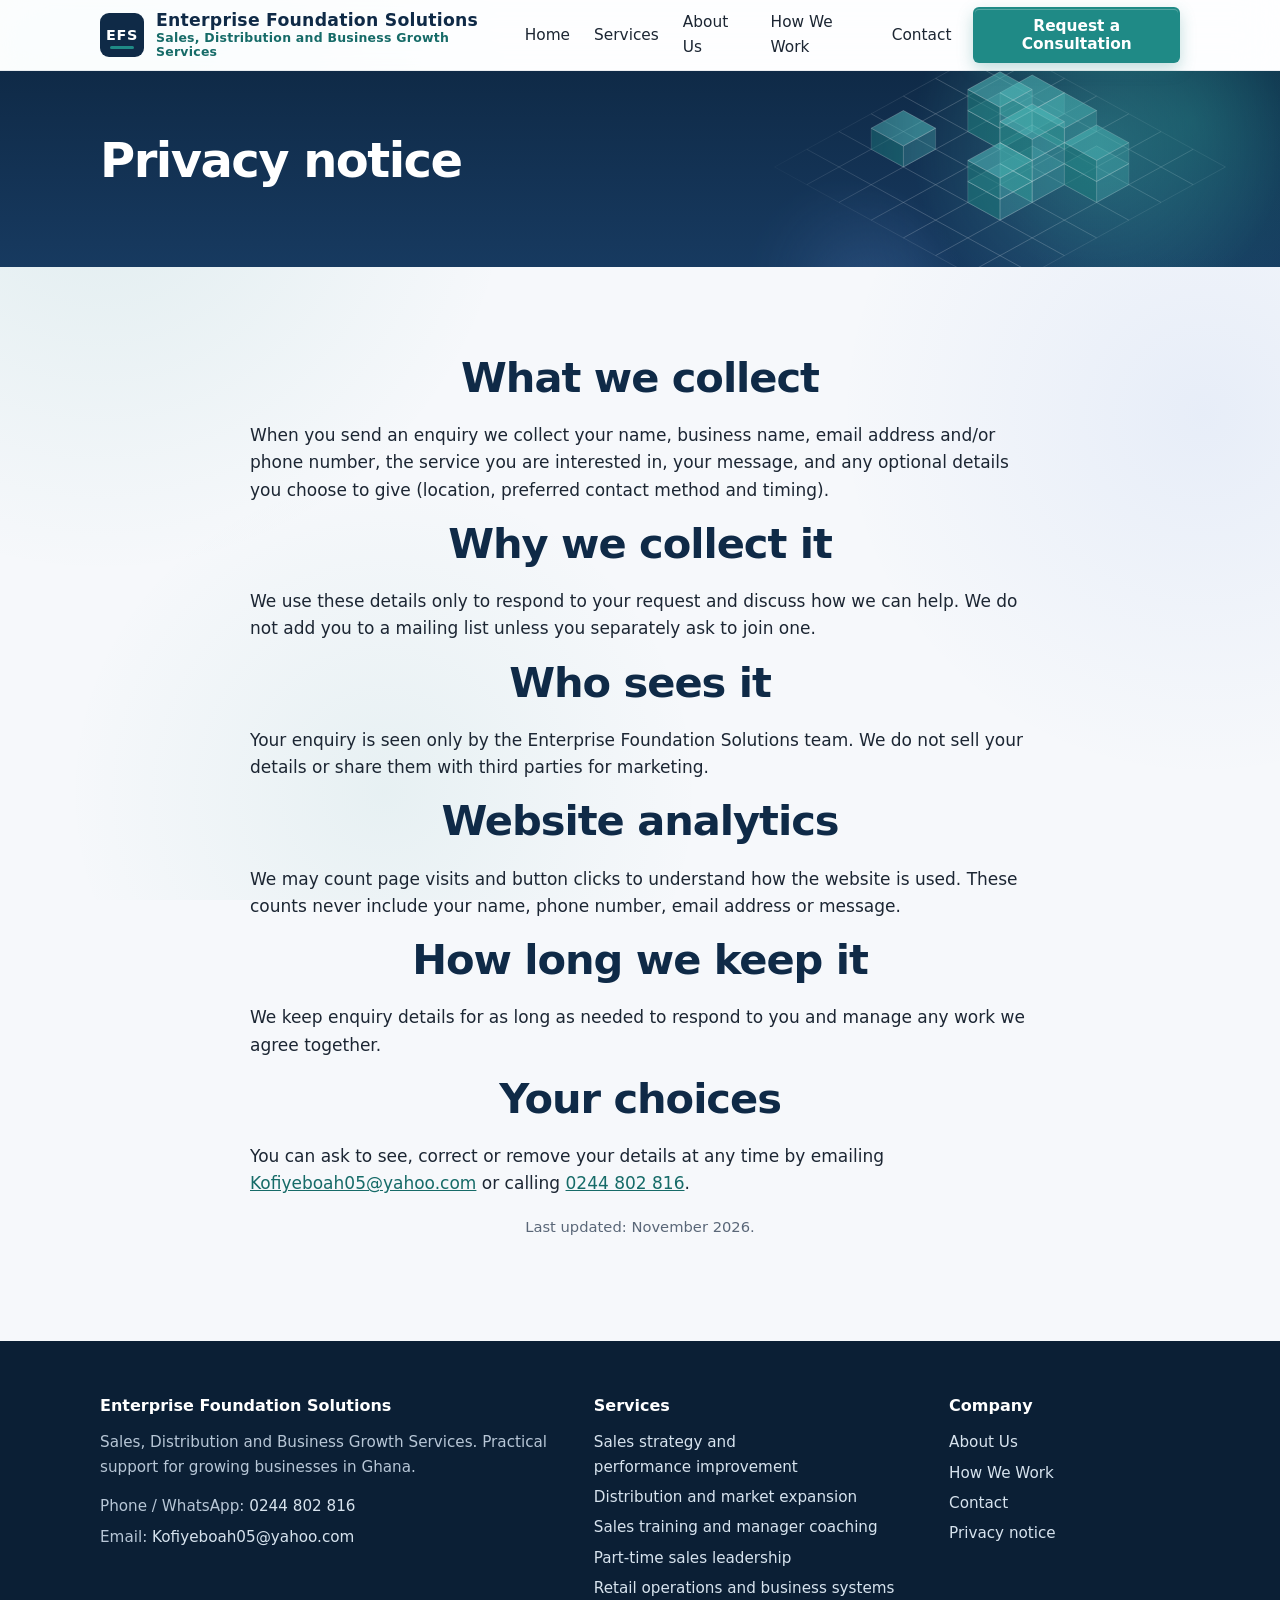
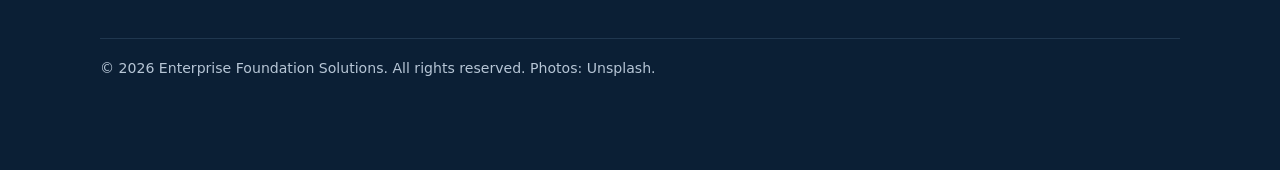
<file: site/privacy.html>
<!doctype html>
<html lang="en">
<head>
<meta charset="utf-8">
<meta name="viewport" content="width=device-width, initial-scale=1, viewport-fit=cover">
<title>Privacy notice | Enterprise Foundation Solutions</title>
<meta name="description" content="How Enterprise Foundation Solutions collects, uses and protects the personal details you share with us.">
<link rel="canonical" href="https://thepowerofus.us/privacy.html">
<meta property="og:type" content="website">
<meta property="og:title" content="Privacy notice | Enterprise Foundation Solutions">
<meta property="og:description" content="How Enterprise Foundation Solutions collects, uses and protects the personal details you share with us.">
<meta property="og:url" content="https://thepowerofus.us/privacy.html">
<meta name="twitter:card" content="summary">
<meta name="theme-color" content="#0f2a47">
<link rel="icon" href="assets/favicon.svg" type="image/svg+xml">
<link rel="manifest" href="manifest.webmanifest">
<link rel="apple-touch-icon" href="assets/apple-touch-icon.png">
<meta name="apple-mobile-web-app-capable" content="yes">
<meta name="mobile-web-app-capable" content="yes">
<meta name="apple-mobile-web-app-title" content="EFS">
<meta name="apple-mobile-web-app-status-bar-style" content="default">
<link rel="stylesheet" href="assets/site.css?v=8d1e3b8e">
</head>
<body>
<a class="skip" href="#main">Skip to content</a>
<header class="site-header">
  <div class="wrap">
    <a class="brand" href="index.html"><span class="mark" aria-hidden="true">EFS</span><span class="brand-text"><strong>Enterprise Foundation Solutions</strong><span>Sales, Distribution and Business Growth Services</span></span></a>
    <button class="nav-toggle" aria-expanded="false" aria-controls="site-nav" aria-label="Open menu"><span></span><span></span></button>
    <nav id="site-nav" class="nav" aria-label="Main"><a href="index.html">Home</a><a href="services.html">Services</a><a href="about.html">About Us</a><a href="how-we-work.html">How We Work</a><a href="contact.html">Contact</a>
      <span class="header-cta"><a class="btn btn-primary btn-sm cta-consult" href="contact.html#enquiry-form">Request a Consultation</a></span>
    </nav>
  </div>
</header>
<main id="main">

<section class="page-hero art-grid">
  <div class="wrap"><h1>Privacy notice</h1></div>
</section>
<section>
  <div class="wrap" style="max-width:820px">
    <h2>What we collect</h2>
    <p>When you send an enquiry we collect your name, business name, email address and/or phone number, the service you are interested in, your message, and any optional details you choose to give (location, preferred contact method and timing).</p>
    <h2>Why we collect it</h2>
    <p>We use these details only to respond to your request and discuss how we can help. We do not add you to a mailing list unless you separately ask to join one.</p>
    <h2>Who sees it</h2>
    <p>Your enquiry is seen only by the Enterprise Foundation Solutions team. We do not sell your details or share them with third parties for marketing.</p>
    <h2>Website analytics</h2>
    <p>We may count page visits and button clicks to understand how the website is used. These counts never include your name, phone number, email address or message.</p>
    <h2>How long we keep it</h2>
    <p>We keep enquiry details for as long as needed to respond to you and manage any work we agree together.</p>
    <h2>Your choices</h2>
    <p>You can ask to see, correct or remove your details at any time by emailing <a href="mailto:Kofiyeboah05@yahoo.com">Kofiyeboah05@yahoo.com</a> or calling <a href="tel:+233244802816">0244 802 816</a>.</p>
    <p class="note">Last updated: November 2026.</p>
  </div>
</section>

</main>
<footer class="site-footer">
  <div class="wrap">
    <div class="foot-grid">
      <div>
        <h4>Enterprise Foundation Solutions</h4>
        <p>Sales, Distribution and Business Growth Services. Practical support for growing businesses in Ghana.</p>
        <ul>
          <li>Phone / WhatsApp: <a href="tel:+233244802816">0244 802 816</a></li>
          <li>Email: <a href="mailto:Kofiyeboah05@yahoo.com">Kofiyeboah05@yahoo.com</a></li>
        </ul>
      </div>
      <div>
        <h4>Services</h4>
        <ul><li><a href="sales-strategy-and-performance.html">Sales strategy and performance improvement</a></li><li><a href="distribution-and-market-expansion.html">Distribution and market expansion</a></li><li><a href="sales-training-and-coaching.html">Sales training and manager coaching</a></li><li><a href="part-time-sales-leadership.html">Part-time sales leadership</a></li><li><a href="retail-operations-and-systems.html">Retail operations and business systems</a></li></ul>
      </div>
      <div>
        <h4>Company</h4>
        <ul>
          <li><a href="about.html">About Us</a></li>
          <li><a href="how-we-work.html">How We Work</a></li>
          <li><a href="contact.html">Contact</a></li>
          <li><a href="privacy.html">Privacy notice</a></li>
        </ul>
      </div>
    </div>
    <div class="copy">&copy; 2026 Enterprise Foundation Solutions. All rights reserved. Photos: <a href="https://unsplash.com" rel="noopener">Unsplash</a>.</div>
  </div>
</footer>
<div class="mobile-bar">
  <a class="btn btn-primary cta-consult" href="contact.html#enquiry-form">Request a Consultation</a>
  <a class="btn btn-wa" data-wa="" href="https://wa.me/233244802816"><svg viewBox="0 0 24 24" width="18" height="18" fill="currentColor" aria-hidden="true"><path d="M12 2a10 10 0 0 0-8.6 15.1L2 22l5-1.3A10 10 0 1 0 12 2zm0 18.2a8.2 8.2 0 0 1-4.2-1.2l-.3-.2-3 .8.8-2.9-.2-.3A8.2 8.2 0 1 1 12 20.2zm4.5-6.1c-.2-.1-1.5-.7-1.7-.8s-.4-.1-.6.1-.7.8-.8 1-.3.2-.5.1a6.7 6.7 0 0 1-3.3-2.9c-.3-.4.2-.4.7-1.3.1-.2 0-.3 0-.4l-.8-1.8c-.2-.5-.4-.4-.6-.4h-.5a1 1 0 0 0-.7.3 2.9 2.9 0 0 0-.9 2.2 5 5 0 0 0 1 2.7 11.6 11.6 0 0 0 4.5 4c1.7.7 2.3.8 3.2.6a2.7 2.7 0 0 0 1.8-1.2 2.2 2.2 0 0 0 .2-1.2c-.1-.1-.3-.2-.5-.3z"/></svg>WhatsApp</a>
</div>
<script src="assets/site.js?v=42c6453d"></script>
</body>
</html>
</file>
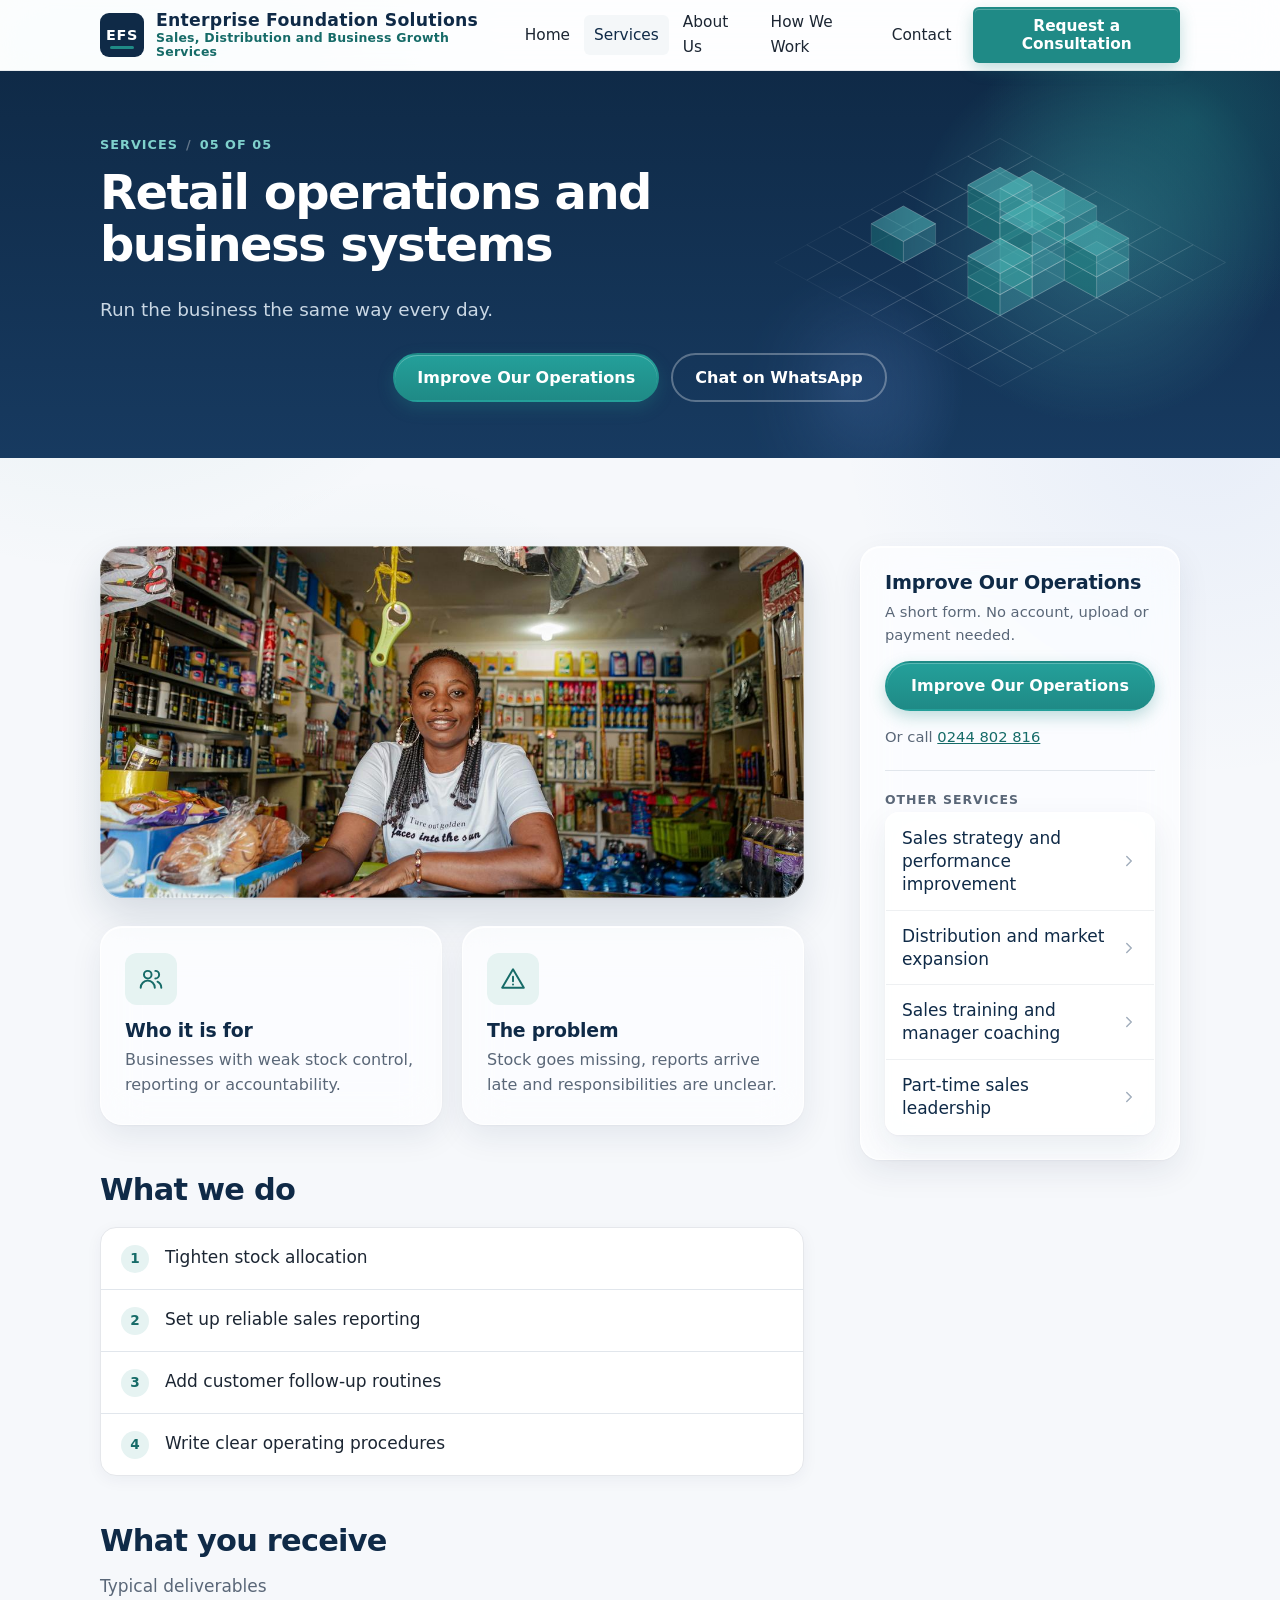
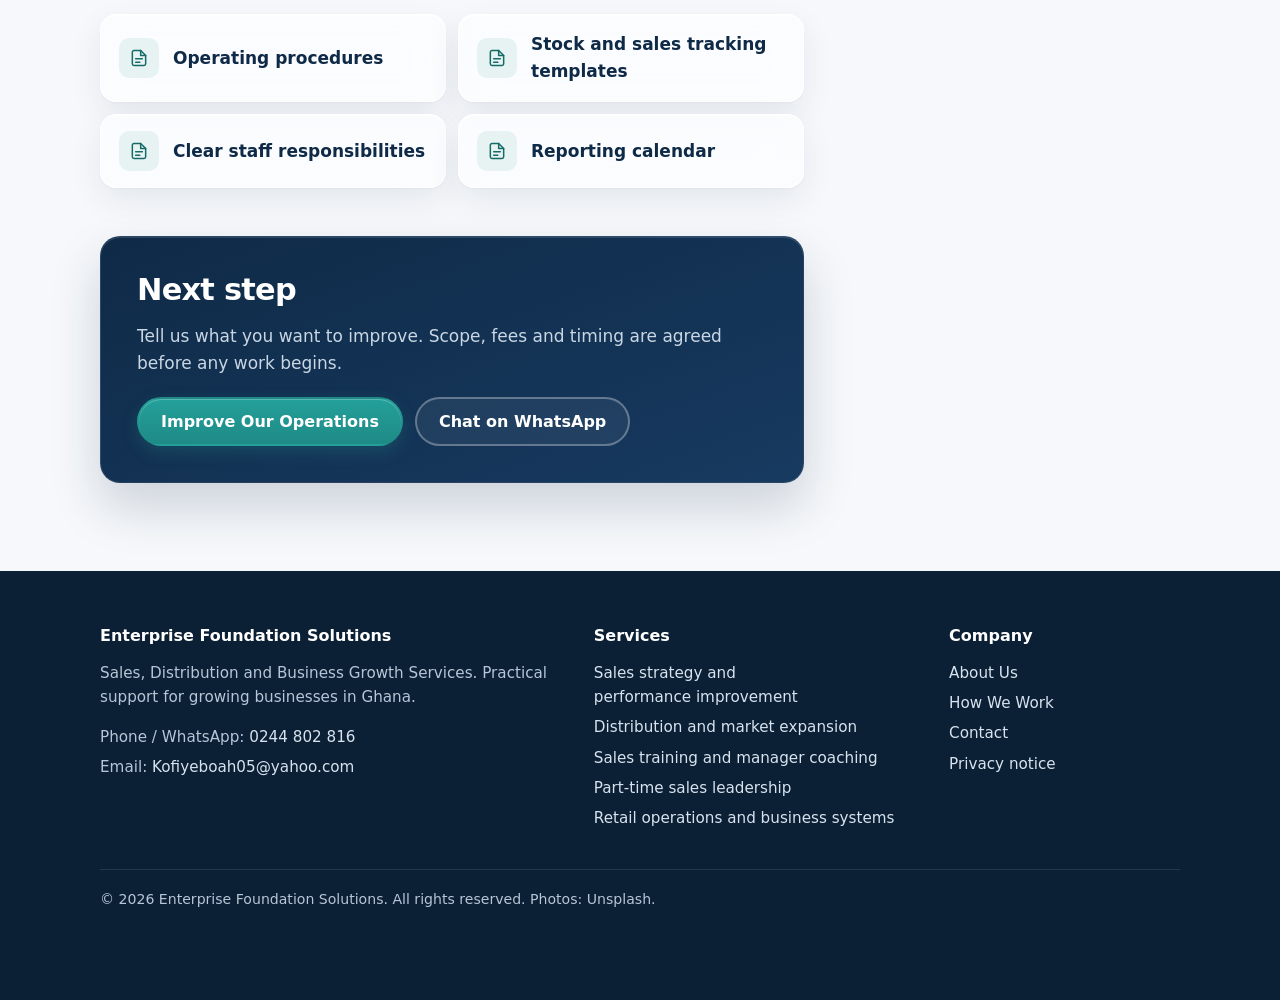
<file: site/retail-operations-and-systems.html>
<!doctype html>
<html lang="en">
<head>
<meta charset="utf-8">
<meta name="viewport" content="width=device-width, initial-scale=1, viewport-fit=cover">
<title>Retail operations and business systems | Enterprise Foundation Solutions</title>
<meta name="description" content="Retail operations support in Ghana: stock control routines, sales reporting, operating procedures and staff responsibilities.">
<link rel="canonical" href="https://thepowerofus.us/retail-operations-and-systems.html">
<meta property="og:type" content="website">
<meta property="og:title" content="Retail operations and business systems | Enterprise Foundation Solutions">
<meta property="og:description" content="Retail operations support in Ghana: stock control routines, sales reporting, operating procedures and staff responsibilities.">
<meta property="og:url" content="https://thepowerofus.us/retail-operations-and-systems.html">
<meta name="twitter:card" content="summary">
<meta name="theme-color" content="#0f2a47">
<link rel="icon" href="assets/favicon.svg" type="image/svg+xml">
<link rel="manifest" href="manifest.webmanifest">
<link rel="apple-touch-icon" href="assets/apple-touch-icon.png">
<meta name="apple-mobile-web-app-capable" content="yes">
<meta name="mobile-web-app-capable" content="yes">
<meta name="apple-mobile-web-app-title" content="EFS">
<meta name="apple-mobile-web-app-status-bar-style" content="default">
<link rel="stylesheet" href="assets/site.css?v=8d1e3b8e">
</head>
<body>
<a class="skip" href="#main">Skip to content</a>
<header class="site-header">
  <div class="wrap">
    <a class="brand" href="index.html"><span class="mark" aria-hidden="true">EFS</span><span class="brand-text"><strong>Enterprise Foundation Solutions</strong><span>Sales, Distribution and Business Growth Services</span></span></a>
    <button class="nav-toggle" aria-expanded="false" aria-controls="site-nav" aria-label="Open menu"><span></span><span></span></button>
    <nav id="site-nav" class="nav" aria-label="Main"><a href="index.html">Home</a><a href="services.html" aria-current="page">Services</a><a href="about.html">About Us</a><a href="how-we-work.html">How We Work</a><a href="contact.html">Contact</a>
      <span class="header-cta"><a class="btn btn-primary btn-sm cta-consult" href="contact.html#enquiry-form">Request a Consultation</a></span>
    </nav>
  </div>
</header>
<main id="main">

<section class="page-hero art-grid">
  <div class="wrap">
    <nav class="crumbs" aria-label="Breadcrumb"><a href="services.html">Services</a><span aria-hidden="true">/</span><span>05 of 05</span></nav>
    <h1>Retail operations and business systems</h1>
    <p class="lead">Run the business the same way every day.</p>
    <div class="btn-row"><a class="btn btn-primary cta-consult" href="contact.html?service=retail-operations-and-systems#enquiry-form">Improve Our Operations</a> <a class="btn btn-light" data-wa="retail operations" href="https://wa.me/233244802816">Chat on WhatsApp</a></div>
  </div>
</section>
<section>
  <div class="wrap svc-body">
    <div class="svc-main">
      <figure class="svc-photo"><img src="assets/photos/retail.jpg" srcset="assets/photos/retail-sm.jpg 640w, assets/photos/retail.jpg 1200w" sizes="(max-width: 760px) 100vw, 720px" width="1200" height="800" alt="A shop assistant at the counter of a well-stocked store" loading="lazy" decoding="async"></figure>
      <div class="grid g2 benefits svc-intro">
        <div class="card"><span class="icon"><svg viewBox="0 0 24 24" width="26" height="26" fill="none" stroke="currentColor" stroke-width="1.8" stroke-linecap="round" stroke-linejoin="round" aria-hidden="true"><circle cx="9" cy="8" r="3.5"/><path d="M2.5 20a6.5 6.5 0 0 1 13 0"/><path d="M16 4.5a3.5 3.5 0 0 1 0 7"/><path d="M18 14.5a6.5 6.5 0 0 1 3.5 5.5"/></svg></span><h3>Who it is for</h3><p>Businesses with weak stock control, reporting or accountability.</p></div>
        <div class="card"><span class="icon"><svg viewBox="0 0 24 24" width="26" height="26" fill="none" stroke="currentColor" stroke-width="1.8" stroke-linecap="round" stroke-linejoin="round" aria-hidden="true"><path d="M12 3 2 20h20L12 3z"/><path d="M12 10v4"/><path d="M12 17h.01"/></svg></span><h3>The problem</h3><p>Stock goes missing, reports arrive late and responsibilities are unclear.</p></div>
      </div>
      <div class="svc-block">
        <h2>What we do</h2>
        <ol class="do-list"><li><span class="do-num">1</span><span>Tighten stock allocation</span></li><li><span class="do-num">2</span><span>Set up reliable sales reporting</span></li><li><span class="do-num">3</span><span>Add customer follow-up routines</span></li><li><span class="do-num">4</span><span>Write clear operating procedures</span></li></ol>
      </div>
      <div class="svc-block">
        <h2>What you receive</h2>
        <p class="muted">Typical deliverables</p>
        <div class="tiles"><div class="tile"><span class="tile-icon"><svg viewBox="0 0 24 24" width="26" height="26" fill="none" stroke="currentColor" stroke-width="1.8" stroke-linecap="round" stroke-linejoin="round" aria-hidden="true"><path d="M14 3H6a2 2 0 0 0-2 2v14a2 2 0 0 0 2 2h12a2 2 0 0 0 2-2V9z"/><path d="M14 3v6h6"/><path d="M8 13h8M8 17h5"/></svg></span><span>Operating procedures</span></div><div class="tile"><span class="tile-icon"><svg viewBox="0 0 24 24" width="26" height="26" fill="none" stroke="currentColor" stroke-width="1.8" stroke-linecap="round" stroke-linejoin="round" aria-hidden="true"><path d="M14 3H6a2 2 0 0 0-2 2v14a2 2 0 0 0 2 2h12a2 2 0 0 0 2-2V9z"/><path d="M14 3v6h6"/><path d="M8 13h8M8 17h5"/></svg></span><span>Stock and sales tracking templates</span></div><div class="tile"><span class="tile-icon"><svg viewBox="0 0 24 24" width="26" height="26" fill="none" stroke="currentColor" stroke-width="1.8" stroke-linecap="round" stroke-linejoin="round" aria-hidden="true"><path d="M14 3H6a2 2 0 0 0-2 2v14a2 2 0 0 0 2 2h12a2 2 0 0 0 2-2V9z"/><path d="M14 3v6h6"/><path d="M8 13h8M8 17h5"/></svg></span><span>Clear staff responsibilities</span></div><div class="tile"><span class="tile-icon"><svg viewBox="0 0 24 24" width="26" height="26" fill="none" stroke="currentColor" stroke-width="1.8" stroke-linecap="round" stroke-linejoin="round" aria-hidden="true"><path d="M14 3H6a2 2 0 0 0-2 2v14a2 2 0 0 0 2 2h12a2 2 0 0 0 2-2V9z"/><path d="M14 3v6h6"/><path d="M8 13h8M8 17h5"/></svg></span><span>Reporting calendar</span></div></div>
      </div>
      <div class="next-panel">
        <h2>Next step</h2>
        <p>Tell us what you want to improve. Scope, fees and timing are agreed before any work begins.</p>
        <div class="btn-row"><a class="btn btn-primary cta-consult" href="contact.html?service=retail-operations-and-systems#enquiry-form">Improve Our Operations</a> <a class="btn btn-light" data-wa="retail operations" href="https://wa.me/233244802816">Chat on WhatsApp</a></div>
      </div>
    </div>
    <aside class="aside">
      <div class="aside-cta">
        <h3>Improve Our Operations</h3>
        <p class="note">A short form. No account, upload or payment needed.</p>
        <a class="btn btn-primary cta-consult" href="contact.html?service=retail-operations-and-systems#enquiry-form">Improve Our Operations</a>
        <p class="note" style="margin:14px 0 0">Or call <a href="tel:+233244802816">0244 802 816</a></p>
      </div>
      <h3 class="list-title">Other services</h3>
      <ul class="list-rows"><li><a href="sales-strategy-and-performance.html"><span>Sales strategy and performance improvement</span><svg viewBox="0 0 24 24" width="18" height="18" fill="none" stroke="currentColor" stroke-width="2" stroke-linecap="round" stroke-linejoin="round" aria-hidden="true"><path d="m9 6 6 6-6 6"/></svg></a></li><li><a href="distribution-and-market-expansion.html"><span>Distribution and market expansion</span><svg viewBox="0 0 24 24" width="18" height="18" fill="none" stroke="currentColor" stroke-width="2" stroke-linecap="round" stroke-linejoin="round" aria-hidden="true"><path d="m9 6 6 6-6 6"/></svg></a></li><li><a href="sales-training-and-coaching.html"><span>Sales training and manager coaching</span><svg viewBox="0 0 24 24" width="18" height="18" fill="none" stroke="currentColor" stroke-width="2" stroke-linecap="round" stroke-linejoin="round" aria-hidden="true"><path d="m9 6 6 6-6 6"/></svg></a></li><li><a href="part-time-sales-leadership.html"><span>Part-time sales leadership</span><svg viewBox="0 0 24 24" width="18" height="18" fill="none" stroke="currentColor" stroke-width="2" stroke-linecap="round" stroke-linejoin="round" aria-hidden="true"><path d="m9 6 6 6-6 6"/></svg></a></li></ul>
    </aside>
  </div>
</section>

</main>
<footer class="site-footer">
  <div class="wrap">
    <div class="foot-grid">
      <div>
        <h4>Enterprise Foundation Solutions</h4>
        <p>Sales, Distribution and Business Growth Services. Practical support for growing businesses in Ghana.</p>
        <ul>
          <li>Phone / WhatsApp: <a href="tel:+233244802816">0244 802 816</a></li>
          <li>Email: <a href="mailto:Kofiyeboah05@yahoo.com">Kofiyeboah05@yahoo.com</a></li>
        </ul>
      </div>
      <div>
        <h4>Services</h4>
        <ul><li><a href="sales-strategy-and-performance.html">Sales strategy and performance improvement</a></li><li><a href="distribution-and-market-expansion.html">Distribution and market expansion</a></li><li><a href="sales-training-and-coaching.html">Sales training and manager coaching</a></li><li><a href="part-time-sales-leadership.html">Part-time sales leadership</a></li><li><a href="retail-operations-and-systems.html">Retail operations and business systems</a></li></ul>
      </div>
      <div>
        <h4>Company</h4>
        <ul>
          <li><a href="about.html">About Us</a></li>
          <li><a href="how-we-work.html">How We Work</a></li>
          <li><a href="contact.html">Contact</a></li>
          <li><a href="privacy.html">Privacy notice</a></li>
        </ul>
      </div>
    </div>
    <div class="copy">&copy; 2026 Enterprise Foundation Solutions. All rights reserved. Photos: <a href="https://unsplash.com" rel="noopener">Unsplash</a>.</div>
  </div>
</footer>
<div class="mobile-bar">
  <a class="btn btn-primary cta-consult" href="contact.html#enquiry-form">Request a Consultation</a>
  <a class="btn btn-wa" data-wa="" href="https://wa.me/233244802816"><svg viewBox="0 0 24 24" width="18" height="18" fill="currentColor" aria-hidden="true"><path d="M12 2a10 10 0 0 0-8.6 15.1L2 22l5-1.3A10 10 0 1 0 12 2zm0 18.2a8.2 8.2 0 0 1-4.2-1.2l-.3-.2-3 .8.8-2.9-.2-.3A8.2 8.2 0 1 1 12 20.2zm4.5-6.1c-.2-.1-1.5-.7-1.7-.8s-.4-.1-.6.1-.7.8-.8 1-.3.2-.5.1a6.7 6.7 0 0 1-3.3-2.9c-.3-.4.2-.4.7-1.3.1-.2 0-.3 0-.4l-.8-1.8c-.2-.5-.4-.4-.6-.4h-.5a1 1 0 0 0-.7.3 2.9 2.9 0 0 0-.9 2.2 5 5 0 0 0 1 2.7 11.6 11.6 0 0 0 4.5 4c1.7.7 2.3.8 3.2.6a2.7 2.7 0 0 0 1.8-1.2 2.2 2.2 0 0 0 .2-1.2c-.1-.1-.3-.2-.5-.3z"/></svg>WhatsApp</a>
</div>
<script src="assets/site.js?v=42c6453d"></script>
</body>
</html>
</file>
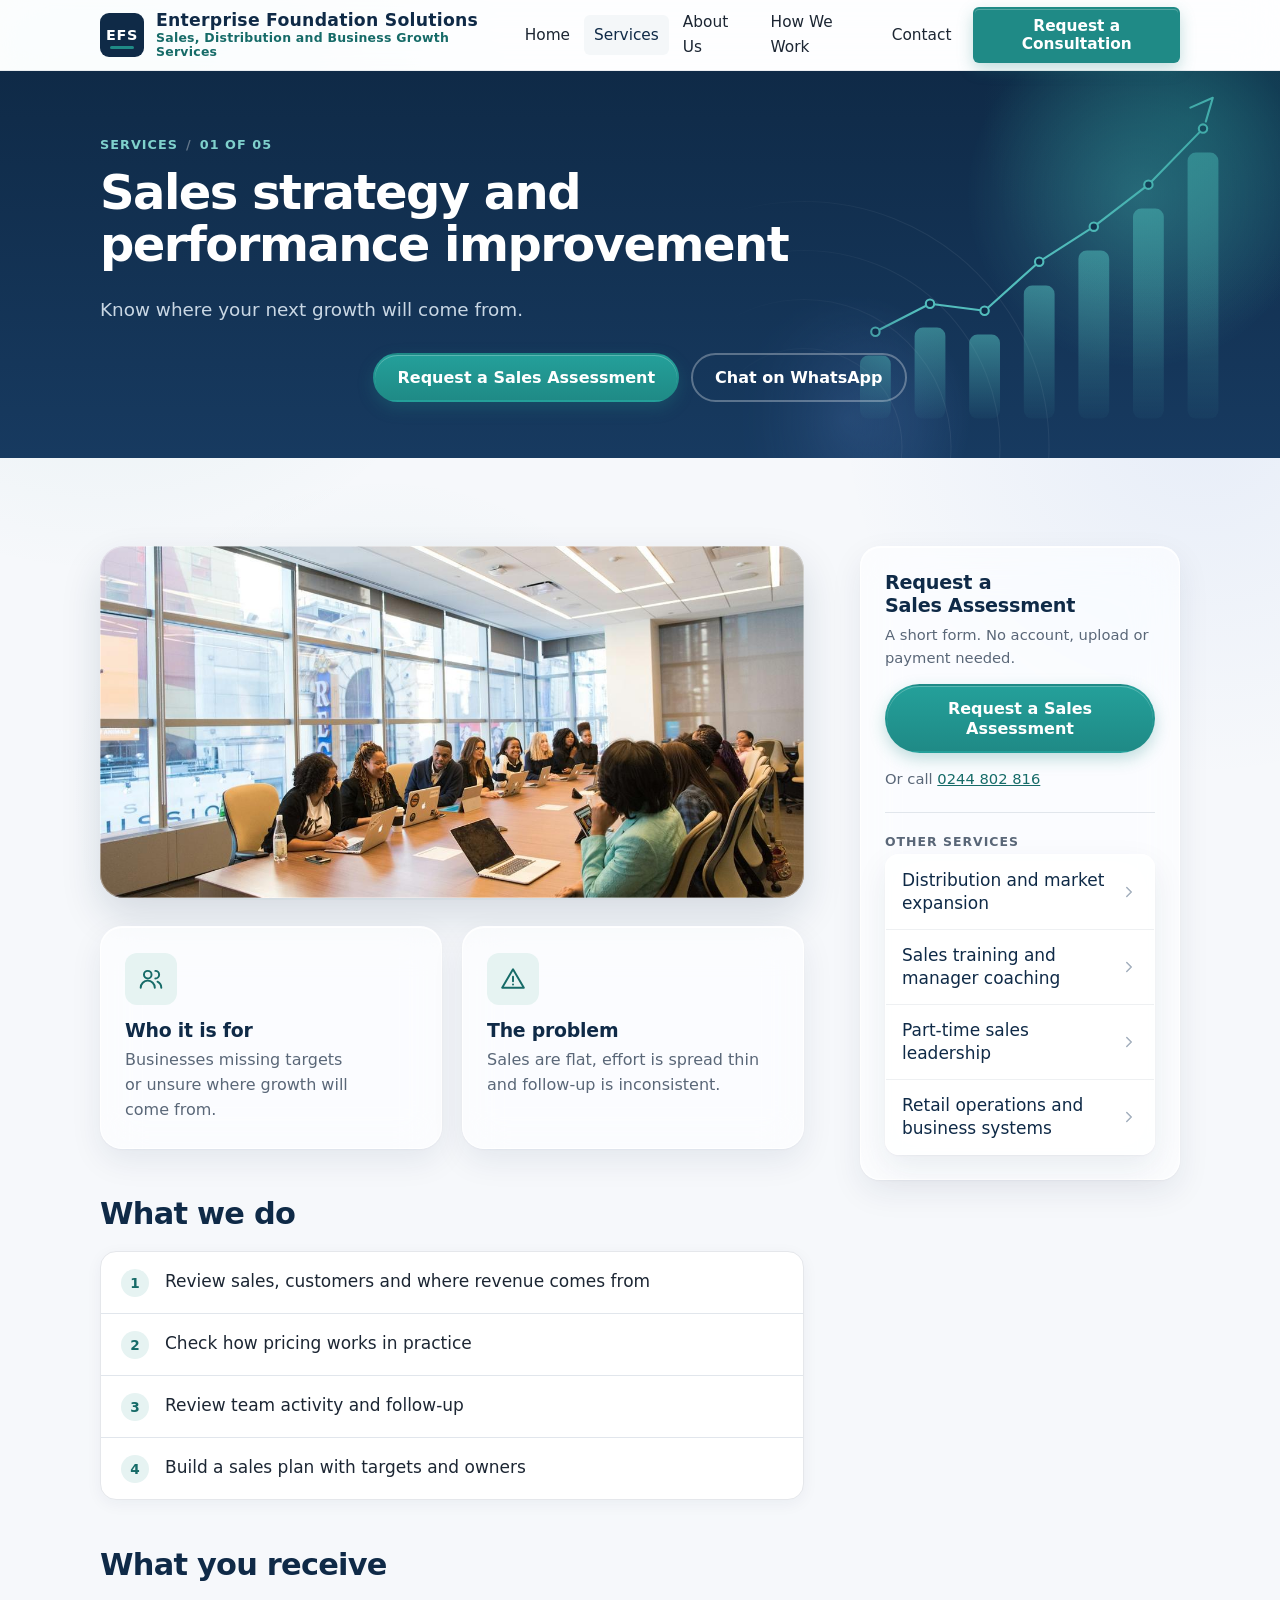
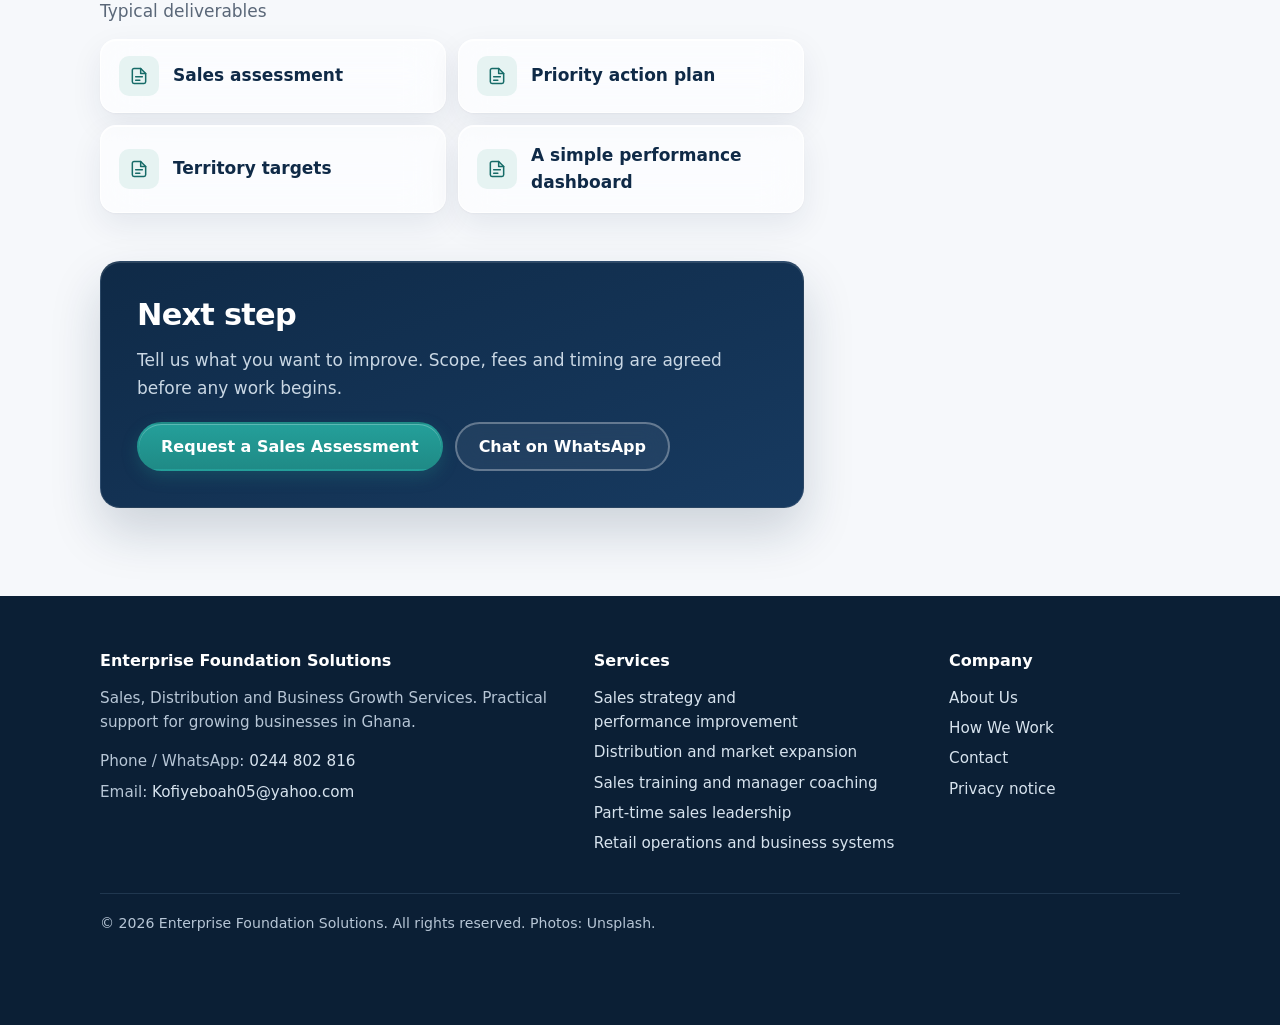
<file: site/sales-strategy-and-performance.html>
<!doctype html>
<html lang="en">
<head>
<meta charset="utf-8">
<meta name="viewport" content="width=device-width, initial-scale=1, viewport-fit=cover">
<title>Sales strategy and performance improvement | Enterprise Foundation Solutions</title>
<meta name="description" content="Sales consultancy in Ghana: sales assessments, sales plans, targets and performance dashboards for growing businesses.">
<link rel="canonical" href="https://thepowerofus.us/sales-strategy-and-performance.html">
<meta property="og:type" content="website">
<meta property="og:title" content="Sales strategy and performance improvement | Enterprise Foundation Solutions">
<meta property="og:description" content="Sales consultancy in Ghana: sales assessments, sales plans, targets and performance dashboards for growing businesses.">
<meta property="og:url" content="https://thepowerofus.us/sales-strategy-and-performance.html">
<meta name="twitter:card" content="summary">
<meta name="theme-color" content="#0f2a47">
<link rel="icon" href="assets/favicon.svg" type="image/svg+xml">
<link rel="manifest" href="manifest.webmanifest">
<link rel="apple-touch-icon" href="assets/apple-touch-icon.png">
<meta name="apple-mobile-web-app-capable" content="yes">
<meta name="mobile-web-app-capable" content="yes">
<meta name="apple-mobile-web-app-title" content="EFS">
<meta name="apple-mobile-web-app-status-bar-style" content="default">
<link rel="stylesheet" href="assets/site.css?v=8d1e3b8e">
</head>
<body>
<a class="skip" href="#main">Skip to content</a>
<header class="site-header">
  <div class="wrap">
    <a class="brand" href="index.html"><span class="mark" aria-hidden="true">EFS</span><span class="brand-text"><strong>Enterprise Foundation Solutions</strong><span>Sales, Distribution and Business Growth Services</span></span></a>
    <button class="nav-toggle" aria-expanded="false" aria-controls="site-nav" aria-label="Open menu"><span></span><span></span></button>
    <nav id="site-nav" class="nav" aria-label="Main"><a href="index.html">Home</a><a href="services.html" aria-current="page">Services</a><a href="about.html">About Us</a><a href="how-we-work.html">How We Work</a><a href="contact.html">Contact</a>
      <span class="header-cta"><a class="btn btn-primary btn-sm cta-consult" href="contact.html#enquiry-form">Request a Consultation</a></span>
    </nav>
  </div>
</header>
<main id="main">

<section class="page-hero art-growth">
  <div class="wrap">
    <nav class="crumbs" aria-label="Breadcrumb"><a href="services.html">Services</a><span aria-hidden="true">/</span><span>01 of 05</span></nav>
    <h1>Sales strategy and performance improvement</h1>
    <p class="lead">Know where your next growth will come from.</p>
    <div class="btn-row"><a class="btn btn-primary cta-consult" href="contact.html?service=sales-strategy-and-performance#enquiry-form">Request a Sales Assessment</a> <a class="btn btn-light" data-wa="sales strategy" href="https://wa.me/233244802816">Chat on WhatsApp</a></div>
  </div>
</section>
<section>
  <div class="wrap svc-body">
    <div class="svc-main">
      <figure class="svc-photo"><img src="assets/photos/sales-strategy.jpg" srcset="assets/photos/sales-strategy-sm.jpg 640w, assets/photos/sales-strategy.jpg 1200w" sizes="(max-width: 760px) 100vw, 720px" width="1200" height="801" alt="A team around a meeting table with laptops" loading="lazy" decoding="async"></figure>
      <div class="grid g2 benefits svc-intro">
        <div class="card"><span class="icon"><svg viewBox="0 0 24 24" width="26" height="26" fill="none" stroke="currentColor" stroke-width="1.8" stroke-linecap="round" stroke-linejoin="round" aria-hidden="true"><circle cx="9" cy="8" r="3.5"/><path d="M2.5 20a6.5 6.5 0 0 1 13 0"/><path d="M16 4.5a3.5 3.5 0 0 1 0 7"/><path d="M18 14.5a6.5 6.5 0 0 1 3.5 5.5"/></svg></span><h3>Who it is for</h3><p>Businesses missing targets or unsure where growth will come from.</p></div>
        <div class="card"><span class="icon"><svg viewBox="0 0 24 24" width="26" height="26" fill="none" stroke="currentColor" stroke-width="1.8" stroke-linecap="round" stroke-linejoin="round" aria-hidden="true"><path d="M12 3 2 20h20L12 3z"/><path d="M12 10v4"/><path d="M12 17h.01"/></svg></span><h3>The problem</h3><p>Sales are flat, effort is spread thin and follow-up is inconsistent.</p></div>
      </div>
      <div class="svc-block">
        <h2>What we do</h2>
        <ol class="do-list"><li><span class="do-num">1</span><span>Review sales, customers and where revenue comes from</span></li><li><span class="do-num">2</span><span>Check how pricing works in practice</span></li><li><span class="do-num">3</span><span>Review team activity and follow-up</span></li><li><span class="do-num">4</span><span>Build a sales plan with targets and owners</span></li></ol>
      </div>
      <div class="svc-block">
        <h2>What you receive</h2>
        <p class="muted">Typical deliverables</p>
        <div class="tiles"><div class="tile"><span class="tile-icon"><svg viewBox="0 0 24 24" width="26" height="26" fill="none" stroke="currentColor" stroke-width="1.8" stroke-linecap="round" stroke-linejoin="round" aria-hidden="true"><path d="M14 3H6a2 2 0 0 0-2 2v14a2 2 0 0 0 2 2h12a2 2 0 0 0 2-2V9z"/><path d="M14 3v6h6"/><path d="M8 13h8M8 17h5"/></svg></span><span>Sales assessment</span></div><div class="tile"><span class="tile-icon"><svg viewBox="0 0 24 24" width="26" height="26" fill="none" stroke="currentColor" stroke-width="1.8" stroke-linecap="round" stroke-linejoin="round" aria-hidden="true"><path d="M14 3H6a2 2 0 0 0-2 2v14a2 2 0 0 0 2 2h12a2 2 0 0 0 2-2V9z"/><path d="M14 3v6h6"/><path d="M8 13h8M8 17h5"/></svg></span><span>Priority action plan</span></div><div class="tile"><span class="tile-icon"><svg viewBox="0 0 24 24" width="26" height="26" fill="none" stroke="currentColor" stroke-width="1.8" stroke-linecap="round" stroke-linejoin="round" aria-hidden="true"><path d="M14 3H6a2 2 0 0 0-2 2v14a2 2 0 0 0 2 2h12a2 2 0 0 0 2-2V9z"/><path d="M14 3v6h6"/><path d="M8 13h8M8 17h5"/></svg></span><span>Territory targets</span></div><div class="tile"><span class="tile-icon"><svg viewBox="0 0 24 24" width="26" height="26" fill="none" stroke="currentColor" stroke-width="1.8" stroke-linecap="round" stroke-linejoin="round" aria-hidden="true"><path d="M14 3H6a2 2 0 0 0-2 2v14a2 2 0 0 0 2 2h12a2 2 0 0 0 2-2V9z"/><path d="M14 3v6h6"/><path d="M8 13h8M8 17h5"/></svg></span><span>A simple performance dashboard</span></div></div>
      </div>
      <div class="next-panel">
        <h2>Next step</h2>
        <p>Tell us what you want to improve. Scope, fees and timing are agreed before any work begins.</p>
        <div class="btn-row"><a class="btn btn-primary cta-consult" href="contact.html?service=sales-strategy-and-performance#enquiry-form">Request a Sales Assessment</a> <a class="btn btn-light" data-wa="sales strategy" href="https://wa.me/233244802816">Chat on WhatsApp</a></div>
      </div>
    </div>
    <aside class="aside">
      <div class="aside-cta">
        <h3>Request a Sales Assessment</h3>
        <p class="note">A short form. No account, upload or payment needed.</p>
        <a class="btn btn-primary cta-consult" href="contact.html?service=sales-strategy-and-performance#enquiry-form">Request a Sales Assessment</a>
        <p class="note" style="margin:14px 0 0">Or call <a href="tel:+233244802816">0244 802 816</a></p>
      </div>
      <h3 class="list-title">Other services</h3>
      <ul class="list-rows"><li><a href="distribution-and-market-expansion.html"><span>Distribution and market expansion</span><svg viewBox="0 0 24 24" width="18" height="18" fill="none" stroke="currentColor" stroke-width="2" stroke-linecap="round" stroke-linejoin="round" aria-hidden="true"><path d="m9 6 6 6-6 6"/></svg></a></li><li><a href="sales-training-and-coaching.html"><span>Sales training and manager coaching</span><svg viewBox="0 0 24 24" width="18" height="18" fill="none" stroke="currentColor" stroke-width="2" stroke-linecap="round" stroke-linejoin="round" aria-hidden="true"><path d="m9 6 6 6-6 6"/></svg></a></li><li><a href="part-time-sales-leadership.html"><span>Part-time sales leadership</span><svg viewBox="0 0 24 24" width="18" height="18" fill="none" stroke="currentColor" stroke-width="2" stroke-linecap="round" stroke-linejoin="round" aria-hidden="true"><path d="m9 6 6 6-6 6"/></svg></a></li><li><a href="retail-operations-and-systems.html"><span>Retail operations and business systems</span><svg viewBox="0 0 24 24" width="18" height="18" fill="none" stroke="currentColor" stroke-width="2" stroke-linecap="round" stroke-linejoin="round" aria-hidden="true"><path d="m9 6 6 6-6 6"/></svg></a></li></ul>
    </aside>
  </div>
</section>

</main>
<footer class="site-footer">
  <div class="wrap">
    <div class="foot-grid">
      <div>
        <h4>Enterprise Foundation Solutions</h4>
        <p>Sales, Distribution and Business Growth Services. Practical support for growing businesses in Ghana.</p>
        <ul>
          <li>Phone / WhatsApp: <a href="tel:+233244802816">0244 802 816</a></li>
          <li>Email: <a href="mailto:Kofiyeboah05@yahoo.com">Kofiyeboah05@yahoo.com</a></li>
        </ul>
      </div>
      <div>
        <h4>Services</h4>
        <ul><li><a href="sales-strategy-and-performance.html">Sales strategy and performance improvement</a></li><li><a href="distribution-and-market-expansion.html">Distribution and market expansion</a></li><li><a href="sales-training-and-coaching.html">Sales training and manager coaching</a></li><li><a href="part-time-sales-leadership.html">Part-time sales leadership</a></li><li><a href="retail-operations-and-systems.html">Retail operations and business systems</a></li></ul>
      </div>
      <div>
        <h4>Company</h4>
        <ul>
          <li><a href="about.html">About Us</a></li>
          <li><a href="how-we-work.html">How We Work</a></li>
          <li><a href="contact.html">Contact</a></li>
          <li><a href="privacy.html">Privacy notice</a></li>
        </ul>
      </div>
    </div>
    <div class="copy">&copy; 2026 Enterprise Foundation Solutions. All rights reserved. Photos: <a href="https://unsplash.com" rel="noopener">Unsplash</a>.</div>
  </div>
</footer>
<div class="mobile-bar">
  <a class="btn btn-primary cta-consult" href="contact.html#enquiry-form">Request a Consultation</a>
  <a class="btn btn-wa" data-wa="" href="https://wa.me/233244802816"><svg viewBox="0 0 24 24" width="18" height="18" fill="currentColor" aria-hidden="true"><path d="M12 2a10 10 0 0 0-8.6 15.1L2 22l5-1.3A10 10 0 1 0 12 2zm0 18.2a8.2 8.2 0 0 1-4.2-1.2l-.3-.2-3 .8.8-2.9-.2-.3A8.2 8.2 0 1 1 12 20.2zm4.5-6.1c-.2-.1-1.5-.7-1.7-.8s-.4-.1-.6.1-.7.8-.8 1-.3.2-.5.1a6.7 6.7 0 0 1-3.3-2.9c-.3-.4.2-.4.7-1.3.1-.2 0-.3 0-.4l-.8-1.8c-.2-.5-.4-.4-.6-.4h-.5a1 1 0 0 0-.7.3 2.9 2.9 0 0 0-.9 2.2 5 5 0 0 0 1 2.7 11.6 11.6 0 0 0 4.5 4c1.7.7 2.3.8 3.2.6a2.7 2.7 0 0 0 1.8-1.2 2.2 2.2 0 0 0 .2-1.2c-.1-.1-.3-.2-.5-.3z"/></svg>WhatsApp</a>
</div>
<script src="assets/site.js?v=42c6453d"></script>
</body>
</html>
</file>
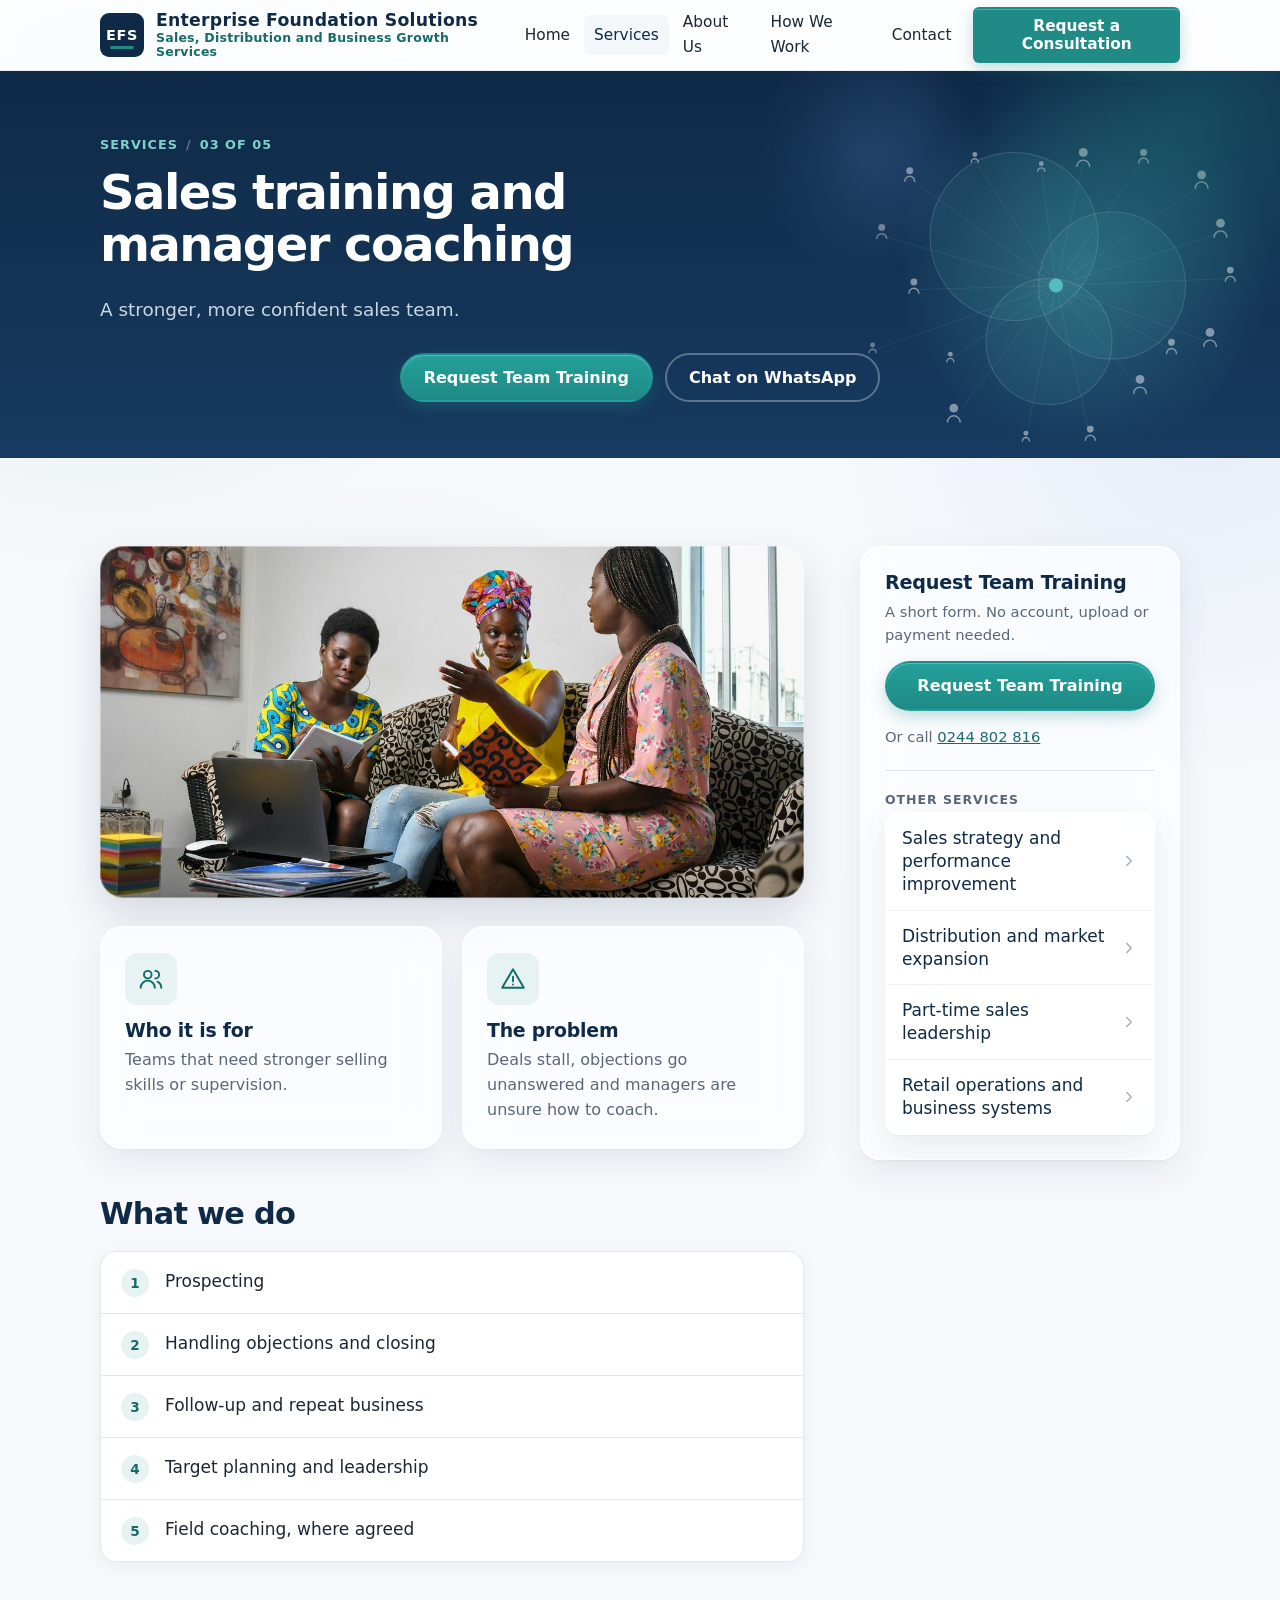
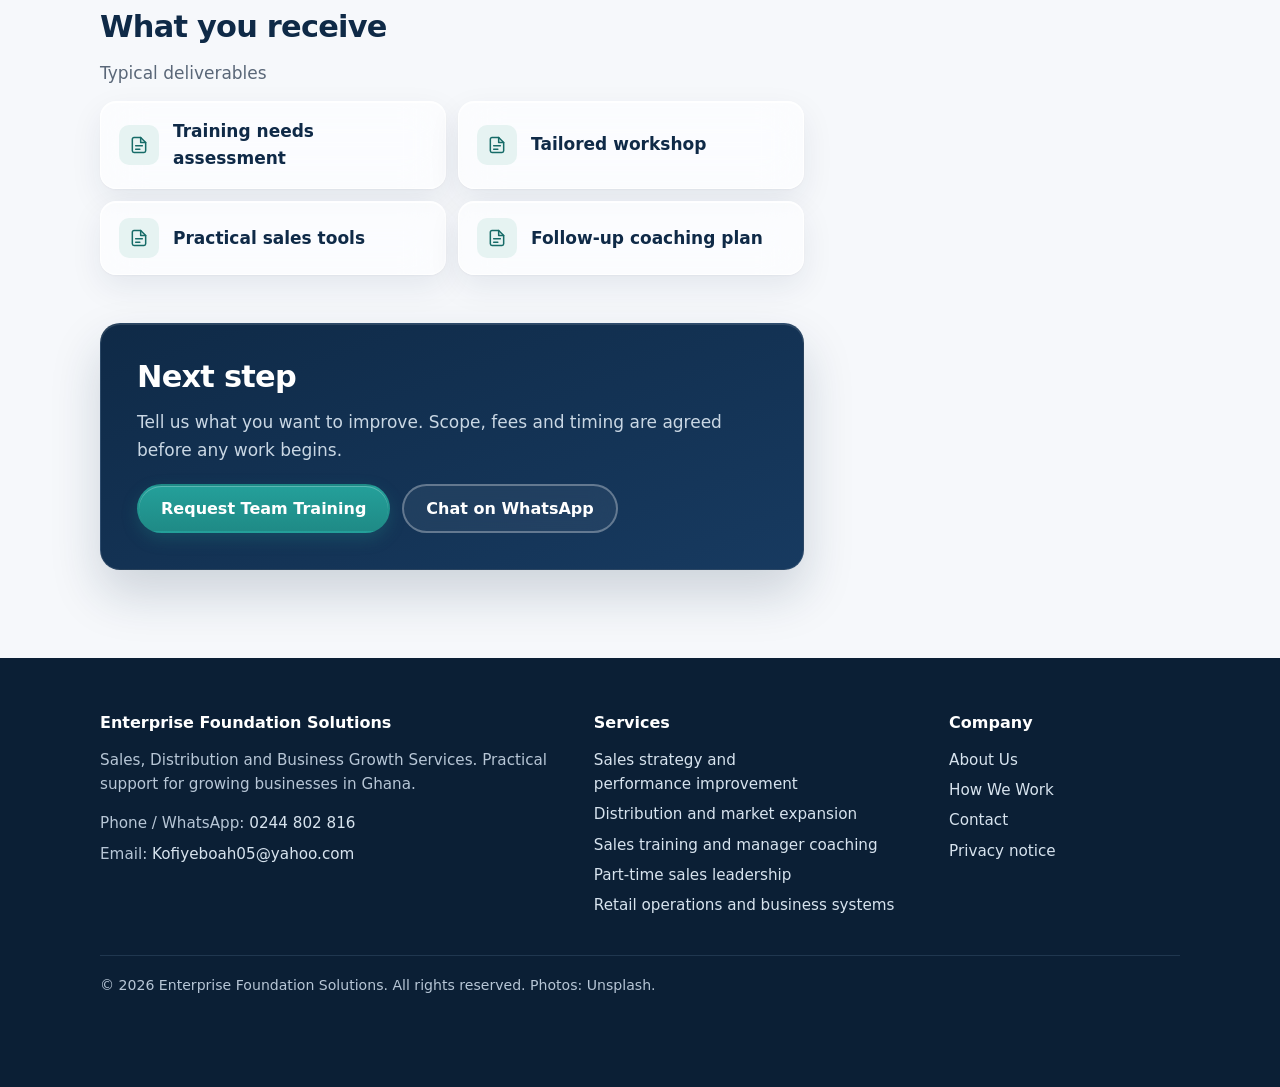
<file: site/sales-training-and-coaching.html>
<!doctype html>
<html lang="en">
<head>
<meta charset="utf-8">
<meta name="viewport" content="width=device-width, initial-scale=1, viewport-fit=cover">
<title>Sales training and manager coaching | Enterprise Foundation Solutions</title>
<meta name="description" content="Sales training in Ghana: practical workshops on prospecting, objection handling and closing, plus coaching for sales managers.">
<link rel="canonical" href="https://thepowerofus.us/sales-training-and-coaching.html">
<meta property="og:type" content="website">
<meta property="og:title" content="Sales training and manager coaching | Enterprise Foundation Solutions">
<meta property="og:description" content="Sales training in Ghana: practical workshops on prospecting, objection handling and closing, plus coaching for sales managers.">
<meta property="og:url" content="https://thepowerofus.us/sales-training-and-coaching.html">
<meta name="twitter:card" content="summary">
<meta name="theme-color" content="#0f2a47">
<link rel="icon" href="assets/favicon.svg" type="image/svg+xml">
<link rel="manifest" href="manifest.webmanifest">
<link rel="apple-touch-icon" href="assets/apple-touch-icon.png">
<meta name="apple-mobile-web-app-capable" content="yes">
<meta name="mobile-web-app-capable" content="yes">
<meta name="apple-mobile-web-app-title" content="EFS">
<meta name="apple-mobile-web-app-status-bar-style" content="default">
<link rel="stylesheet" href="assets/site.css?v=8d1e3b8e">
</head>
<body>
<a class="skip" href="#main">Skip to content</a>
<header class="site-header">
  <div class="wrap">
    <a class="brand" href="index.html"><span class="mark" aria-hidden="true">EFS</span><span class="brand-text"><strong>Enterprise Foundation Solutions</strong><span>Sales, Distribution and Business Growth Services</span></span></a>
    <button class="nav-toggle" aria-expanded="false" aria-controls="site-nav" aria-label="Open menu"><span></span><span></span></button>
    <nav id="site-nav" class="nav" aria-label="Main"><a href="index.html">Home</a><a href="services.html" aria-current="page">Services</a><a href="about.html">About Us</a><a href="how-we-work.html">How We Work</a><a href="contact.html">Contact</a>
      <span class="header-cta"><a class="btn btn-primary btn-sm cta-consult" href="contact.html#enquiry-form">Request a Consultation</a></span>
    </nav>
  </div>
</header>
<main id="main">

<section class="page-hero art-people">
  <div class="wrap">
    <nav class="crumbs" aria-label="Breadcrumb"><a href="services.html">Services</a><span aria-hidden="true">/</span><span>03 of 05</span></nav>
    <h1>Sales training and manager coaching</h1>
    <p class="lead">A stronger, more confident sales team.</p>
    <div class="btn-row"><a class="btn btn-primary cta-consult" href="contact.html?service=sales-training-and-coaching#enquiry-form">Request Team Training</a> <a class="btn btn-light" data-wa="sales training" href="https://wa.me/233244802816">Chat on WhatsApp</a></div>
  </div>
</section>
<section>
  <div class="wrap svc-body">
    <div class="svc-main">
      <figure class="svc-photo"><img src="assets/photos/training.jpg" srcset="assets/photos/training-sm.jpg 640w, assets/photos/training.jpg 1200w" sizes="(max-width: 760px) 100vw, 720px" width="1200" height="800" alt="Colleagues looking at a laptop together" loading="lazy" decoding="async"></figure>
      <div class="grid g2 benefits svc-intro">
        <div class="card"><span class="icon"><svg viewBox="0 0 24 24" width="26" height="26" fill="none" stroke="currentColor" stroke-width="1.8" stroke-linecap="round" stroke-linejoin="round" aria-hidden="true"><circle cx="9" cy="8" r="3.5"/><path d="M2.5 20a6.5 6.5 0 0 1 13 0"/><path d="M16 4.5a3.5 3.5 0 0 1 0 7"/><path d="M18 14.5a6.5 6.5 0 0 1 3.5 5.5"/></svg></span><h3>Who it is for</h3><p>Teams that need stronger selling skills or supervision.</p></div>
        <div class="card"><span class="icon"><svg viewBox="0 0 24 24" width="26" height="26" fill="none" stroke="currentColor" stroke-width="1.8" stroke-linecap="round" stroke-linejoin="round" aria-hidden="true"><path d="M12 3 2 20h20L12 3z"/><path d="M12 10v4"/><path d="M12 17h.01"/></svg></span><h3>The problem</h3><p>Deals stall, objections go unanswered and managers are unsure how to coach.</p></div>
      </div>
      <div class="svc-block">
        <h2>What we do</h2>
        <ol class="do-list"><li><span class="do-num">1</span><span>Prospecting</span></li><li><span class="do-num">2</span><span>Handling objections and closing</span></li><li><span class="do-num">3</span><span>Follow-up and repeat business</span></li><li><span class="do-num">4</span><span>Target planning and leadership</span></li><li><span class="do-num">5</span><span>Field coaching, where agreed</span></li></ol>
      </div>
      <div class="svc-block">
        <h2>What you receive</h2>
        <p class="muted">Typical deliverables</p>
        <div class="tiles"><div class="tile"><span class="tile-icon"><svg viewBox="0 0 24 24" width="26" height="26" fill="none" stroke="currentColor" stroke-width="1.8" stroke-linecap="round" stroke-linejoin="round" aria-hidden="true"><path d="M14 3H6a2 2 0 0 0-2 2v14a2 2 0 0 0 2 2h12a2 2 0 0 0 2-2V9z"/><path d="M14 3v6h6"/><path d="M8 13h8M8 17h5"/></svg></span><span>Training needs assessment</span></div><div class="tile"><span class="tile-icon"><svg viewBox="0 0 24 24" width="26" height="26" fill="none" stroke="currentColor" stroke-width="1.8" stroke-linecap="round" stroke-linejoin="round" aria-hidden="true"><path d="M14 3H6a2 2 0 0 0-2 2v14a2 2 0 0 0 2 2h12a2 2 0 0 0 2-2V9z"/><path d="M14 3v6h6"/><path d="M8 13h8M8 17h5"/></svg></span><span>Tailored workshop</span></div><div class="tile"><span class="tile-icon"><svg viewBox="0 0 24 24" width="26" height="26" fill="none" stroke="currentColor" stroke-width="1.8" stroke-linecap="round" stroke-linejoin="round" aria-hidden="true"><path d="M14 3H6a2 2 0 0 0-2 2v14a2 2 0 0 0 2 2h12a2 2 0 0 0 2-2V9z"/><path d="M14 3v6h6"/><path d="M8 13h8M8 17h5"/></svg></span><span>Practical sales tools</span></div><div class="tile"><span class="tile-icon"><svg viewBox="0 0 24 24" width="26" height="26" fill="none" stroke="currentColor" stroke-width="1.8" stroke-linecap="round" stroke-linejoin="round" aria-hidden="true"><path d="M14 3H6a2 2 0 0 0-2 2v14a2 2 0 0 0 2 2h12a2 2 0 0 0 2-2V9z"/><path d="M14 3v6h6"/><path d="M8 13h8M8 17h5"/></svg></span><span>Follow-up coaching plan</span></div></div>
      </div>
      <div class="next-panel">
        <h2>Next step</h2>
        <p>Tell us what you want to improve. Scope, fees and timing are agreed before any work begins.</p>
        <div class="btn-row"><a class="btn btn-primary cta-consult" href="contact.html?service=sales-training-and-coaching#enquiry-form">Request Team Training</a> <a class="btn btn-light" data-wa="sales training" href="https://wa.me/233244802816">Chat on WhatsApp</a></div>
      </div>
    </div>
    <aside class="aside">
      <div class="aside-cta">
        <h3>Request Team Training</h3>
        <p class="note">A short form. No account, upload or payment needed.</p>
        <a class="btn btn-primary cta-consult" href="contact.html?service=sales-training-and-coaching#enquiry-form">Request Team Training</a>
        <p class="note" style="margin:14px 0 0">Or call <a href="tel:+233244802816">0244 802 816</a></p>
      </div>
      <h3 class="list-title">Other services</h3>
      <ul class="list-rows"><li><a href="sales-strategy-and-performance.html"><span>Sales strategy and performance improvement</span><svg viewBox="0 0 24 24" width="18" height="18" fill="none" stroke="currentColor" stroke-width="2" stroke-linecap="round" stroke-linejoin="round" aria-hidden="true"><path d="m9 6 6 6-6 6"/></svg></a></li><li><a href="distribution-and-market-expansion.html"><span>Distribution and market expansion</span><svg viewBox="0 0 24 24" width="18" height="18" fill="none" stroke="currentColor" stroke-width="2" stroke-linecap="round" stroke-linejoin="round" aria-hidden="true"><path d="m9 6 6 6-6 6"/></svg></a></li><li><a href="part-time-sales-leadership.html"><span>Part-time sales leadership</span><svg viewBox="0 0 24 24" width="18" height="18" fill="none" stroke="currentColor" stroke-width="2" stroke-linecap="round" stroke-linejoin="round" aria-hidden="true"><path d="m9 6 6 6-6 6"/></svg></a></li><li><a href="retail-operations-and-systems.html"><span>Retail operations and business systems</span><svg viewBox="0 0 24 24" width="18" height="18" fill="none" stroke="currentColor" stroke-width="2" stroke-linecap="round" stroke-linejoin="round" aria-hidden="true"><path d="m9 6 6 6-6 6"/></svg></a></li></ul>
    </aside>
  </div>
</section>

</main>
<footer class="site-footer">
  <div class="wrap">
    <div class="foot-grid">
      <div>
        <h4>Enterprise Foundation Solutions</h4>
        <p>Sales, Distribution and Business Growth Services. Practical support for growing businesses in Ghana.</p>
        <ul>
          <li>Phone / WhatsApp: <a href="tel:+233244802816">0244 802 816</a></li>
          <li>Email: <a href="mailto:Kofiyeboah05@yahoo.com">Kofiyeboah05@yahoo.com</a></li>
        </ul>
      </div>
      <div>
        <h4>Services</h4>
        <ul><li><a href="sales-strategy-and-performance.html">Sales strategy and performance improvement</a></li><li><a href="distribution-and-market-expansion.html">Distribution and market expansion</a></li><li><a href="sales-training-and-coaching.html">Sales training and manager coaching</a></li><li><a href="part-time-sales-leadership.html">Part-time sales leadership</a></li><li><a href="retail-operations-and-systems.html">Retail operations and business systems</a></li></ul>
      </div>
      <div>
        <h4>Company</h4>
        <ul>
          <li><a href="about.html">About Us</a></li>
          <li><a href="how-we-work.html">How We Work</a></li>
          <li><a href="contact.html">Contact</a></li>
          <li><a href="privacy.html">Privacy notice</a></li>
        </ul>
      </div>
    </div>
    <div class="copy">&copy; 2026 Enterprise Foundation Solutions. All rights reserved. Photos: <a href="https://unsplash.com" rel="noopener">Unsplash</a>.</div>
  </div>
</footer>
<div class="mobile-bar">
  <a class="btn btn-primary cta-consult" href="contact.html#enquiry-form">Request a Consultation</a>
  <a class="btn btn-wa" data-wa="" href="https://wa.me/233244802816"><svg viewBox="0 0 24 24" width="18" height="18" fill="currentColor" aria-hidden="true"><path d="M12 2a10 10 0 0 0-8.6 15.1L2 22l5-1.3A10 10 0 1 0 12 2zm0 18.2a8.2 8.2 0 0 1-4.2-1.2l-.3-.2-3 .8.8-2.9-.2-.3A8.2 8.2 0 1 1 12 20.2zm4.5-6.1c-.2-.1-1.5-.7-1.7-.8s-.4-.1-.6.1-.7.8-.8 1-.3.2-.5.1a6.7 6.7 0 0 1-3.3-2.9c-.3-.4.2-.4.7-1.3.1-.2 0-.3 0-.4l-.8-1.8c-.2-.5-.4-.4-.6-.4h-.5a1 1 0 0 0-.7.3 2.9 2.9 0 0 0-.9 2.2 5 5 0 0 0 1 2.7 11.6 11.6 0 0 0 4.5 4c1.7.7 2.3.8 3.2.6a2.7 2.7 0 0 0 1.8-1.2 2.2 2.2 0 0 0 .2-1.2c-.1-.1-.3-.2-.5-.3z"/></svg>WhatsApp</a>
</div>
<script src="assets/site.js?v=42c6453d"></script>
</body>
</html>
</file>
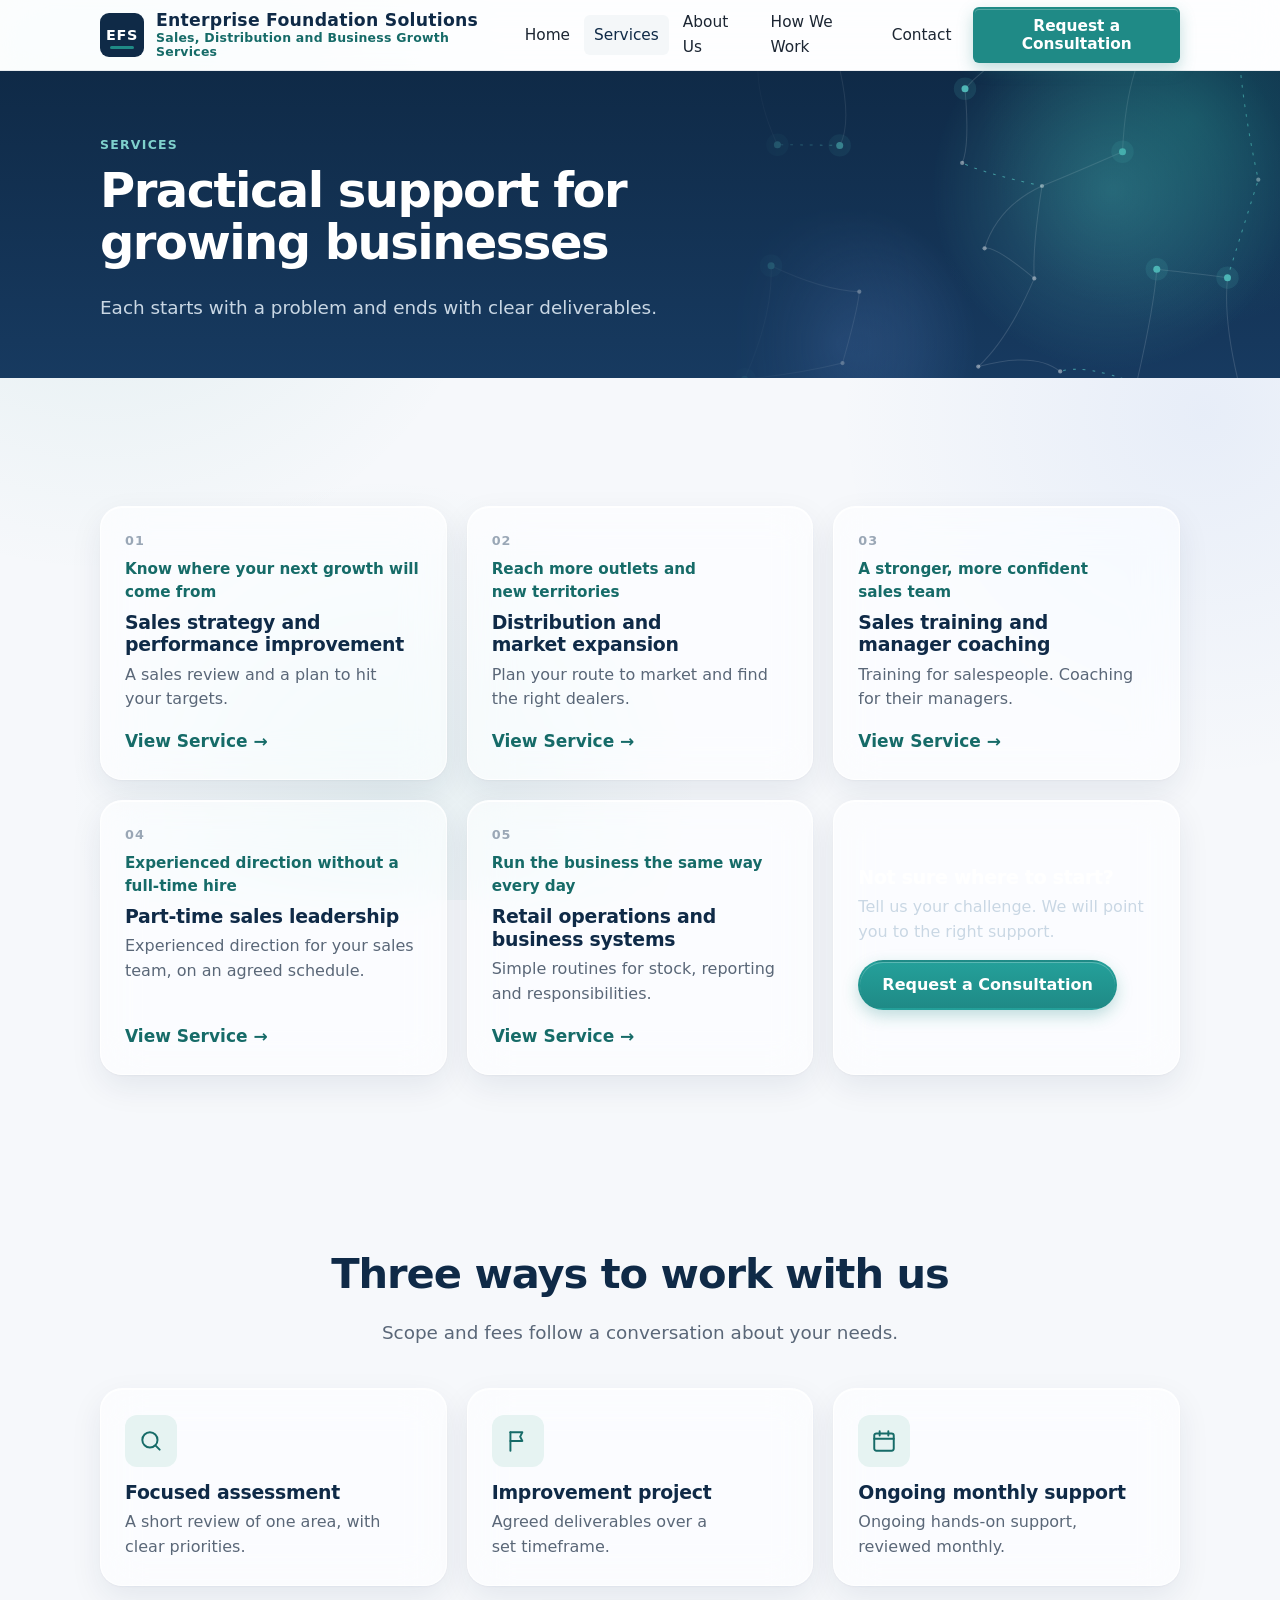
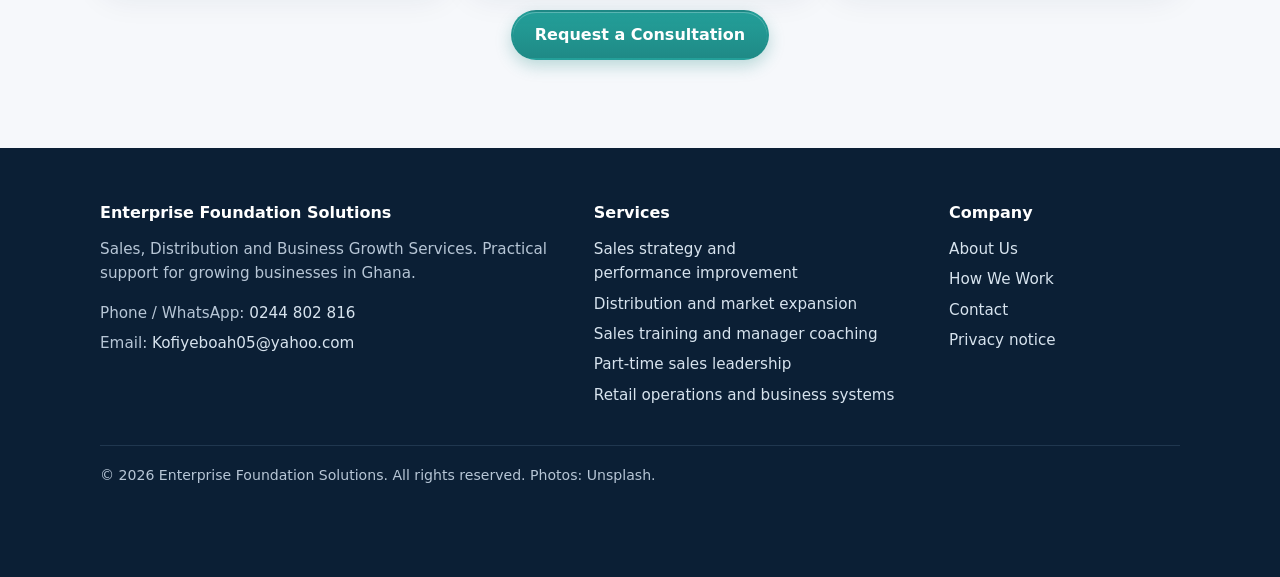
<file: site/services.html>
<!doctype html>
<html lang="en">
<head>
<meta charset="utf-8">
<meta name="viewport" content="width=device-width, initial-scale=1, viewport-fit=cover">
<title>Services | Enterprise Foundation Solutions</title>
<meta name="description" content="Sales strategy, distribution and market expansion, sales training, part-time sales leadership and retail operations support for growing businesses in Ghana.">
<link rel="canonical" href="https://thepowerofus.us/services.html">
<meta property="og:type" content="website">
<meta property="og:title" content="Services | Enterprise Foundation Solutions">
<meta property="og:description" content="Sales strategy, distribution and market expansion, sales training, part-time sales leadership and retail operations support for growing businesses in Ghana.">
<meta property="og:url" content="https://thepowerofus.us/services.html">
<meta name="twitter:card" content="summary">
<meta name="theme-color" content="#0f2a47">
<link rel="icon" href="assets/favicon.svg" type="image/svg+xml">
<link rel="manifest" href="manifest.webmanifest">
<link rel="apple-touch-icon" href="assets/apple-touch-icon.png">
<meta name="apple-mobile-web-app-capable" content="yes">
<meta name="mobile-web-app-capable" content="yes">
<meta name="apple-mobile-web-app-title" content="EFS">
<meta name="apple-mobile-web-app-status-bar-style" content="default">
<link rel="stylesheet" href="assets/site.css?v=8d1e3b8e">
</head>
<body>
<a class="skip" href="#main">Skip to content</a>
<header class="site-header">
  <div class="wrap">
    <a class="brand" href="index.html"><span class="mark" aria-hidden="true">EFS</span><span class="brand-text"><strong>Enterprise Foundation Solutions</strong><span>Sales, Distribution and Business Growth Services</span></span></a>
    <button class="nav-toggle" aria-expanded="false" aria-controls="site-nav" aria-label="Open menu"><span></span><span></span></button>
    <nav id="site-nav" class="nav" aria-label="Main"><a href="index.html">Home</a><a href="services.html" aria-current="page">Services</a><a href="about.html">About Us</a><a href="how-we-work.html">How We Work</a><a href="contact.html">Contact</a>
      <span class="header-cta"><a class="btn btn-primary btn-sm cta-consult" href="contact.html#enquiry-form">Request a Consultation</a></span>
    </nav>
  </div>
</header>
<main id="main">

<section class="page-hero art-network">
  <div class="wrap">
    <span class="eyebrow">Services</span>
    <h1>Practical support for growing businesses</h1>
    <p class="lead">Each starts with a problem and ends with clear deliverables.</p>
  </div>
</section>
<section>
  <div class="wrap">
    <div class="grid g3"><div class="card svc-card">
  <span class="svc-num">01</span>
  <p class="benefit">Know where your next growth will come from</p>
  <h3>Sales strategy and performance improvement</h3>
  <p>A sales review and a plan to hit your targets.</p>
  <a class="more" href="sales-strategy-and-performance.html">View Service &rarr;</a>
</div><div class="card svc-card">
  <span class="svc-num">02</span>
  <p class="benefit">Reach more outlets and new territories</p>
  <h3>Distribution and market expansion</h3>
  <p>Plan your route to market and find the right dealers.</p>
  <a class="more" href="distribution-and-market-expansion.html">View Service &rarr;</a>
</div><div class="card svc-card">
  <span class="svc-num">03</span>
  <p class="benefit">A stronger, more confident sales team</p>
  <h3>Sales training and manager coaching</h3>
  <p>Training for salespeople. Coaching for their managers.</p>
  <a class="more" href="sales-training-and-coaching.html">View Service &rarr;</a>
</div><div class="card svc-card">
  <span class="svc-num">04</span>
  <p class="benefit">Experienced direction without a full-time hire</p>
  <h3>Part-time sales leadership</h3>
  <p>Experienced direction for your sales team, on an agreed schedule.</p>
  <a class="more" href="part-time-sales-leadership.html">View Service &rarr;</a>
</div><div class="card svc-card">
  <span class="svc-num">05</span>
  <p class="benefit">Run the business the same way every day</p>
  <h3>Retail operations and business systems</h3>
  <p>Simple routines for stock, reporting and responsibilities.</p>
  <a class="more" href="retail-operations-and-systems.html">View Service &rarr;</a>
</div><div class="card card-cta">
  <h3>Not sure where to start?</h3>
  <p>Tell us your challenge. We will point you to the right support.</p>
  <a class="btn btn-primary cta-consult" href="contact.html?service=not-sure#enquiry-form">Request a Consultation</a>
</div></div>
  </div>
</section>
<section class="alt">
  <div class="wrap">
    <h2>Three ways to work with us</h2>
    <p class="lead">Scope and fees follow a conversation about your needs.</p>
    <div class="grid g3 benefits" style="margin-top:28px"><div class="card"><span class="icon"><svg viewBox="0 0 24 24" width="26" height="26" fill="none" stroke="currentColor" stroke-width="1.8" stroke-linecap="round" stroke-linejoin="round" aria-hidden="true"><circle cx="11" cy="11" r="7"/><path d="m20 20-3.5-3.5"/></svg></span><h3>Focused assessment</h3><p>A short review of one area, with clear priorities.</p></div><div class="card"><span class="icon"><svg viewBox="0 0 24 24" width="26" height="26" fill="none" stroke="currentColor" stroke-width="1.8" stroke-linecap="round" stroke-linejoin="round" aria-hidden="true"><path d="M5 21V4"/><path d="M5 4h11l-2 4 2 4H5"/></svg></span><h3>Improvement project</h3><p>Agreed deliverables over a set timeframe.</p></div><div class="card"><span class="icon"><svg viewBox="0 0 24 24" width="26" height="26" fill="none" stroke="currentColor" stroke-width="1.8" stroke-linecap="round" stroke-linejoin="round" aria-hidden="true"><rect x="3" y="5" width="18" height="16" rx="2"/><path d="M3 10h18M8 3v4M16 3v4"/></svg></span><h3>Ongoing monthly support</h3><p>Ongoing hands-on support, reviewed monthly.</p></div></div>
    <div class="btn-row"><a class="btn btn-primary cta-consult" href="contact.html#enquiry-form">Request a Consultation</a></div>
  </div>
</section>

</main>
<footer class="site-footer">
  <div class="wrap">
    <div class="foot-grid">
      <div>
        <h4>Enterprise Foundation Solutions</h4>
        <p>Sales, Distribution and Business Growth Services. Practical support for growing businesses in Ghana.</p>
        <ul>
          <li>Phone / WhatsApp: <a href="tel:+233244802816">0244 802 816</a></li>
          <li>Email: <a href="mailto:Kofiyeboah05@yahoo.com">Kofiyeboah05@yahoo.com</a></li>
        </ul>
      </div>
      <div>
        <h4>Services</h4>
        <ul><li><a href="sales-strategy-and-performance.html">Sales strategy and performance improvement</a></li><li><a href="distribution-and-market-expansion.html">Distribution and market expansion</a></li><li><a href="sales-training-and-coaching.html">Sales training and manager coaching</a></li><li><a href="part-time-sales-leadership.html">Part-time sales leadership</a></li><li><a href="retail-operations-and-systems.html">Retail operations and business systems</a></li></ul>
      </div>
      <div>
        <h4>Company</h4>
        <ul>
          <li><a href="about.html">About Us</a></li>
          <li><a href="how-we-work.html">How We Work</a></li>
          <li><a href="contact.html">Contact</a></li>
          <li><a href="privacy.html">Privacy notice</a></li>
        </ul>
      </div>
    </div>
    <div class="copy">&copy; 2026 Enterprise Foundation Solutions. All rights reserved. Photos: <a href="https://unsplash.com" rel="noopener">Unsplash</a>.</div>
  </div>
</footer>
<div class="mobile-bar">
  <a class="btn btn-primary cta-consult" href="contact.html#enquiry-form">Request a Consultation</a>
  <a class="btn btn-wa" data-wa="" href="https://wa.me/233244802816"><svg viewBox="0 0 24 24" width="18" height="18" fill="currentColor" aria-hidden="true"><path d="M12 2a10 10 0 0 0-8.6 15.1L2 22l5-1.3A10 10 0 1 0 12 2zm0 18.2a8.2 8.2 0 0 1-4.2-1.2l-.3-.2-3 .8.8-2.9-.2-.3A8.2 8.2 0 1 1 12 20.2zm4.5-6.1c-.2-.1-1.5-.7-1.7-.8s-.4-.1-.6.1-.7.8-.8 1-.3.2-.5.1a6.7 6.7 0 0 1-3.3-2.9c-.3-.4.2-.4.7-1.3.1-.2 0-.3 0-.4l-.8-1.8c-.2-.5-.4-.4-.6-.4h-.5a1 1 0 0 0-.7.3 2.9 2.9 0 0 0-.9 2.2 5 5 0 0 0 1 2.7 11.6 11.6 0 0 0 4.5 4c1.7.7 2.3.8 3.2.6a2.7 2.7 0 0 0 1.8-1.2 2.2 2.2 0 0 0 .2-1.2c-.1-.1-.3-.2-.5-.3z"/></svg>WhatsApp</a>
</div>
<script src="assets/site.js?v=42c6453d"></script>
</body>
</html>
</file>
<file: site/assets/site.css>
:root{
  --navy:#0f2a47; --navy-2:#173a60; --teal:#1f8a86; --teal-dark:#166b68;
  --ink:#1c2633; --muted:#5a6778; --line:#e1e6ec; --soft:#f4f7f9; --white:#fff;
  --radius:10px; --max:1120px;
}
*{box-sizing:border-box}
html{scroll-behavior:smooth}
body{margin:0;font-family:system-ui,-apple-system,"Segoe UI",Roboto,Arial,sans-serif;color:var(--ink);font-size:17px;line-height:1.6;background:var(--white)}
img{max-width:100%;display:block}
a{color:var(--teal-dark)}
a:focus-visible,button:focus-visible,input:focus-visible,select:focus-visible,textarea:focus-visible{outline:3px solid var(--teal);outline-offset:2px}
.wrap{max-width:var(--max);margin:0 auto;padding:0 20px}
.skip{position:absolute;left:-999px}.skip:focus{left:12px;top:12px;background:#fff;padding:8px 12px;z-index:100}
h1,h2,h3{color:var(--navy);line-height:1.2;margin:0 0 .5em}
h1{font-size:clamp(2rem,5vw,3rem)}
h2{font-size:clamp(1.5rem,3.5vw,2.1rem)}
h3{font-size:1.2rem}
p{margin:0 0 1em}
.lead{font-size:1.15rem;color:var(--muted);max-width:44em}

/* header */
.site-header{position:sticky;top:0;z-index:50;background:#fff;border-bottom:1px solid var(--line)}
.site-header .wrap{display:flex;align-items:center;gap:20px;min-height:70px}
.brand{display:flex;flex-direction:column;text-decoration:none;line-height:1.15;margin-right:auto}
.brand strong{color:var(--navy);font-size:1.08rem}
.brand span{color:var(--teal-dark);font-size:.78rem;font-weight:600;letter-spacing:.02em}
.nav{display:flex;gap:4px;align-items:center}
.nav a{color:var(--ink);text-decoration:none;padding:8px 10px;border-radius:6px;font-size:.96rem}
.nav a:hover,.nav a[aria-current=page]{color:var(--navy);background:var(--soft)}
.nav a.btn-primary,.nav a.btn-primary:hover{color:#fff;background:var(--teal);margin-left:8px}
.nav a.btn-primary:hover{background:var(--teal-dark)}
.brand{flex-direction:row;align-items:center;gap:12px}
.brand-text{display:flex;flex-direction:column}
.brand .mark{flex:none;width:44px;height:44px;border-radius:9px;background:var(--navy);color:#fff;display:flex;align-items:center;justify-content:center;font-weight:800;font-size:.9rem;letter-spacing:.04em;position:relative}
.mark::after{content:"";position:absolute;left:10px;right:10px;bottom:8px;height:3px;border-radius:2px;background:var(--teal)}
.nav-toggle{display:none;background:none;border:1px solid var(--line);border-radius:6px;padding:8px 12px;font-size:1rem;color:var(--navy);cursor:pointer}

/* buttons */
.btn{display:inline-block;padding:13px 22px;border-radius:8px;font-weight:600;text-decoration:none;border:2px solid transparent;font-size:1rem;cursor:pointer;line-height:1.2;text-align:center}
.btn-primary{background:var(--teal);color:#fff}
.btn-primary:hover{background:var(--teal-dark)}
.btn-outline{border-color:var(--navy);color:var(--navy);background:#fff}
.btn-outline:hover{background:var(--soft)}
.btn-light{border-color:#fff;color:#fff}
.btn-light:hover{background:rgba(255,255,255,.1)}
.btn-wa{background:#1f7a4d;color:#fff}
.btn-wa:hover{background:#17603c}
.btn-sm{padding:9px 16px;font-size:.95rem}
.btn-row{display:flex;flex-wrap:wrap;gap:12px;margin-top:24px}

/* sections */
section{padding:64px 0}
.alt{background:var(--soft)}
.dark{background:var(--navy);color:#dfe8f1}
.dark h1,.dark h2,.dark h3{color:#fff}
.dark .lead{color:#c5d3e0}
.hero{padding:80px 0 72px;background:linear-gradient(180deg,var(--navy) 0%,var(--navy-2) 100%);color:#dfe8f1}
.hero h1{color:#fff;max-width:15em}
.hero .lead{color:#c9d7e4}
.page-hero{padding:56px 0 44px;background:var(--navy);color:#dfe8f1}
.page-hero h1{color:#fff}
.page-hero .lead{color:#c9d7e4}
.eyebrow{display:block;text-transform:uppercase;letter-spacing:.1em;font-size:.78rem;font-weight:700;color:#7fd1cc;margin-bottom:10px}
.alt .eyebrow,section:not(.dark):not(.hero):not(.page-hero) .eyebrow{color:var(--teal-dark)}

.grid{display:grid;gap:20px}
.g2{grid-template-columns:repeat(auto-fit,minmax(280px,1fr))}
.g3{grid-template-columns:repeat(auto-fit,minmax(260px,1fr))}
.g4{grid-template-columns:repeat(auto-fit,minmax(220px,1fr))}
.card{background:#fff;border:1px solid var(--line);border-radius:var(--radius);padding:24px;display:flex;flex-direction:column}
.card p{color:var(--muted)}
.card .benefit{color:var(--teal-dark);font-weight:600;font-size:.95rem;margin-bottom:.4em}
.card .more{margin-top:auto;font-weight:600;text-decoration:none}
.card .more:hover{text-decoration:underline}
.num{display:inline-flex;align-items:center;justify-content:center;width:38px;height:38px;border-radius:50%;background:var(--teal);color:#fff;font-weight:700;margin-bottom:12px}

.problem{display:block;text-decoration:none;color:inherit;background:#fff;border:1px solid var(--line);border-left:4px solid var(--teal);border-radius:var(--radius);padding:22px}
.problem:hover{border-color:var(--teal)}
.problem strong{display:block;color:var(--navy);font-size:1.15rem;margin-bottom:6px}
.problem span{color:var(--muted)}
.problem em{display:block;margin-top:10px;font-style:normal;font-weight:600;color:var(--teal-dark)}

.ticks{list-style:none;padding:0;margin:0 0 1em}
.ticks li{position:relative;padding-left:28px;margin-bottom:8px}
.ticks li::before{content:"";position:absolute;left:4px;top:.45em;width:10px;height:6px;border-left:3px solid var(--teal);border-bottom:3px solid var(--teal);transform:rotate(-45deg)}

.founder{display:grid;grid-template-columns:200px 1fr;gap:32px;align-items:start}
.photo{width:200px;aspect-ratio:4/5;border-radius:var(--radius);background:var(--navy-2);color:#fff;display:flex;align-items:center;justify-content:center;font-size:3rem;font-weight:700;letter-spacing:.05em}
.photo img{width:100%;height:100%;object-fit:cover;object-position:center 20%;border-radius:var(--radius)}

.svc-body{display:grid;grid-template-columns:1fr 320px;gap:40px;align-items:start}
.svc-block{margin-bottom:32px}
.aside{position:sticky;top:96px;background:var(--soft);border:1px solid var(--line);border-radius:var(--radius);padding:24px}
.aside h3{margin-bottom:.3em}

.faq details{border-bottom:1px solid var(--line);padding:16px 0}
.faq summary{cursor:pointer;font-weight:600;color:var(--navy);font-size:1.05rem}
.faq details p{margin:10px 0 0;color:var(--muted)}

.note{font-size:.92rem;color:var(--muted)}

/* form */
.form-wrap{display:grid;grid-template-columns:1fr 340px;gap:40px;align-items:start}
form .field{margin-bottom:18px}
label{display:block;font-weight:600;color:var(--navy);margin-bottom:6px}
label .opt{font-weight:400;color:var(--muted);font-size:.9rem}
input,select,textarea{width:100%;padding:12px 14px;border:1px solid #b9c3cf;border-radius:8px;font:inherit;font-size:16px;background:#fff;color:var(--ink)}
textarea{min-height:120px;resize:vertical}
.two{display:grid;grid-template-columns:1fr 1fr;gap:16px}
.hint{font-size:.88rem;color:var(--muted);margin-top:4px}
.err{color:#b3261e;font-size:.9rem;margin-top:4px;display:none}
.field.invalid input,.field.invalid select,.field.invalid textarea{border-color:#b3261e}
.field.invalid .err{display:block}
.hp{position:absolute;left:-9999px}
.alert{border-radius:var(--radius);padding:18px 20px;margin-bottom:20px}
.alert-ok{background:#e7f5ef;border:1px solid #9fd3b9}
.alert-bad{background:#fdecea;border:1px solid #f1b0aa}
.privacy-box{background:var(--soft);border:1px solid var(--line);border-radius:var(--radius);padding:18px;font-size:.92rem;color:var(--muted)}

/* footer */
.site-footer{background:#0b1f35;color:#b7c6d6;padding:52px 0 90px;font-size:.95rem}
.site-footer h4{color:#fff;margin:0 0 12px;font-size:1rem}
.site-footer a{color:#d7e3ee;text-decoration:none}
.site-footer a:hover{text-decoration:underline}
.site-footer ul{list-style:none;padding:0;margin:0}
.site-footer li{margin-bottom:6px}
.foot-grid{display:grid;grid-template-columns:2fr 1.4fr 1fr;gap:32px}
.copy{border-top:1px solid #20374f;margin-top:32px;padding-top:18px;font-size:.88rem}

/* hero with founder */
.hero-grid{display:grid;grid-template-columns:1.5fr 1fr;gap:56px;align-items:center}
.hero-wa{margin-top:18px;color:#c9d7e4;font-size:.98rem}
.hero-wa a{color:#fff;font-weight:600}
.hero-founder{margin:0;justify-self:end;width:100%;max-width:330px}
.hero-founder .photo{width:100%;aspect-ratio:4/5;border-radius:14px;box-shadow:0 18px 40px rgba(0,0,0,.35)}
.hero-founder .photo img{border-radius:14px}
.hero-founder figcaption{margin-top:14px;color:#c9d7e4;font-size:.92rem;line-height:1.45}
.hero-founder figcaption strong{display:block;color:#fff;font-size:1.05rem}

/* credibility strip */
.proof{background:#fff;border-bottom:1px solid var(--line)}
.proof-grid{display:grid;grid-template-columns:repeat(4,1fr)}
.proof-grid div{padding:26px 20px;border-left:1px solid var(--line)}
.proof-grid div:first-child{border-left:0;padding-left:0}
.proof-grid strong{display:block;color:var(--navy);font-size:1.35rem;line-height:1.2}
.proof-grid span{color:var(--muted);font-size:.92rem}

/* service cards */
.svc-card{border-top:4px solid var(--teal)}
.svc-num{font-size:.8rem;font-weight:700;color:#9aa7b6;letter-spacing:.08em;margin-bottom:6px}
.card-cta{background:var(--navy);border-color:var(--navy);justify-content:center}
.card-cta h3{color:#fff}
.card-cta p{color:#c9d7e4}
.card-cta .btn{align-self:flex-start}

/* card presence + hierarchy */
h2{font-size:clamp(1.75rem,4vw,2.6rem);letter-spacing:-.01em}
.card{border-color:#e5e7eb;box-shadow:0 4px 16px rgba(15,42,71,.05);transition:transform .3s ease,box-shadow .3s ease}
.card:hover{transform:translateY(-4px);box-shadow:0 12px 30px rgba(15,42,71,.1)}
.card h3{font-size:1.18rem}
.card p{font-size:1rem;line-height:1.55}
@media (prefers-reduced-motion:reduce){.card,.card:hover{transition:none;transform:none}}

/* trust section: founder -> credentials -> benefits -> action */
.trust{background:linear-gradient(to bottom,#fff 0%,#f4f8fa 100%)}
.section-head{max-width:720px;margin-bottom:40px}
.trust-grid{display:grid;grid-template-columns:340px 1fr;gap:56px;align-items:center;margin-bottom:56px}
.founder-visual{position:relative;padding:0 18px 18px 0}
.founder-visual::before{content:"";position:absolute;right:0;bottom:0;width:78%;height:78%;border-radius:22px;background:linear-gradient(135deg,var(--teal) 0%,#2aa6a0 100%);opacity:.9}
.founder-visual .photo{position:relative;width:100%;aspect-ratio:4/5;border-radius:20px;box-shadow:0 20px 45px rgba(15,42,71,.18)}
.founder-visual .photo img{border-radius:20px;filter:saturate(.92) contrast(1.03)}
.founder-name{font-size:clamp(1.6rem,3vw,2rem);margin-bottom:.15em}
.founder-sub{color:var(--teal-dark);font-weight:600;margin-bottom:18px}
.badges{list-style:none;padding:0;margin:0 0 20px;display:flex;flex-wrap:wrap;gap:8px}
.badges li{background:#fff;border:1px solid #cfe3e2;color:var(--navy);font-weight:600;font-size:.88rem;padding:7px 13px;border-radius:999px;box-shadow:0 2px 6px rgba(15,42,71,.04)}
.ticks-2{display:grid;grid-template-columns:1fr 1fr;gap:4px 24px;margin-top:6px}
.ticks-2 li{font-weight:600;color:var(--navy)}
.benefits .card{padding:26px 24px}
.icon{display:inline-flex;align-items:center;justify-content:center;width:52px;height:52px;border-radius:12px;background:#e6f3f2;color:var(--teal-dark);margin-bottom:16px}
.trust-cta{margin-top:36px}

/* mobile sticky bar */
.mobile-bar{display:none}

@media (max-width:900px){
  .svc-body,.form-wrap{grid-template-columns:1fr}
  .hero-grid{grid-template-columns:1fr;gap:36px}
  .trust-grid{grid-template-columns:1fr;gap:32px}
  .founder-visual{max-width:300px}
  .hero-founder{justify-self:start;display:flex;align-items:center;gap:16px;max-width:none}
  .hero-founder .photo{width:96px;flex:none;border-radius:50%;aspect-ratio:1}
  .hero-founder .photo img{border-radius:50%}
  .hero-founder figcaption{margin-top:0}
  .proof-grid{grid-template-columns:1fr 1fr}
  .proof-grid div{border-left:0;padding-left:0;border-top:1px solid var(--line)}
  .proof-grid div:nth-child(-n+2){border-top:0}
  .aside{position:static}
  .foot-grid{grid-template-columns:1fr 1fr}
}
@media (max-width:820px){
  .nav-toggle{display:block}
  .nav{display:none;position:absolute;top:70px;left:0;right:0;background:#fff;flex-direction:column;align-items:stretch;padding:12px 20px 20px;border-bottom:1px solid var(--line);box-shadow:0 8px 20px rgba(0,0,0,.06)}
  .nav.open{display:flex}
  .nav a{padding:12px 8px;font-size:1.05rem}
  .header-cta{display:none}
  .mobile-bar{display:flex;position:fixed;left:0;right:0;bottom:0;z-index:40;gap:8px;padding:10px 12px;background:#fff;border-top:1px solid var(--line);box-shadow:0 -4px 14px rgba(0,0,0,.06)}
  .mobile-bar .btn{flex:1;padding:11px 8px;font-size:.95rem}
  body.has-form .mobile-bar{display:none}
}
@media (max-width:600px){
  .brand .brand-text > span{display:none}
  .ticks-2{grid-template-columns:1fr}
  .founder-visual{max-width:260px}
  .brand strong{font-size:1rem}
  .brand .mark{width:38px;height:38px;font-size:.8rem}
  .brand .mark::after{bottom:6px}
  section{padding:48px 0}
  .hero{padding:56px 0 52px}
  .founder{grid-template-columns:1fr}
  .two{grid-template-columns:1fr}
  .foot-grid{grid-template-columns:1fr}
  .btn-row .btn{flex:1 1 100%}
}

/* =====================================================================
   Refinement layer: type, frosted chrome, mobile alignment
   ===================================================================== */
body{-webkit-font-smoothing:antialiased;-moz-osx-font-smoothing:grayscale;text-rendering:optimizeLegibility}
h1,h2,h3{letter-spacing:-.02em}
h1{line-height:1.08}
h2{line-height:1.12}
.site-header{background:rgba(255,255,255,.82);-webkit-backdrop-filter:saturate(180%) blur(20px);backdrop-filter:saturate(180%) blur(20px);border-bottom:1px solid rgba(15,42,71,.08)}
.nav-toggle span{display:none}
@media (hover:none){.card:hover{transform:none;box-shadow:0 4px 16px rgba(15,42,71,.05)}}

@media (max-width:820px){
  .site-header .wrap{min-height:60px}
  /* two-line menu icon that turns into a cross */
  .nav-toggle{display:flex;flex-direction:column;justify-content:center;gap:6px;width:44px;height:44px;padding:0 11px;margin-right:-11px;border:0;background:transparent}
  .nav-toggle span{display:block;height:2px;border-radius:2px;background:var(--navy);transition:transform .25s ease}
  .menu-open .nav-toggle span:first-child{transform:translateY(4px) rotate(45deg)}
  .menu-open .nav-toggle span:last-child{transform:translateY(-4px) rotate(-45deg)}
  .nav{top:60px;padding:4px 20px 24px;background:#fff;box-shadow:0 24px 40px rgba(15,42,71,.12)}
  .menu-open .site-header{background:#fff}
  .nav a{padding:15px 0;font-size:1.15rem;font-weight:500;border-radius:0;border-bottom:1px solid var(--line)}
  .nav a:hover{background:transparent}
  .nav a[aria-current=page]{background:transparent;color:var(--teal-dark)}
  .nav .header-cta{display:block;margin-top:20px}
  .nav .header-cta a.btn-primary{display:block;width:100%;margin:0;padding:15px;border:0;border-radius:12px;font-size:1.05rem}

  /* bottom action bar: frosted, even buttons, clears the iPhone home indicator */
  .mobile-bar{gap:10px;padding:10px 16px calc(10px + env(safe-area-inset-bottom));background:rgba(255,255,255,.86);-webkit-backdrop-filter:saturate(180%) blur(20px);backdrop-filter:saturate(180%) blur(20px);border-top:1px solid rgba(15,42,71,.08);box-shadow:none}
  .mobile-bar .btn{display:flex;align-items:center;justify-content:center;gap:8px;height:48px;padding:0 12px;border:0;border-radius:12px;font-size:.98rem;white-space:nowrap}
  .mobile-bar .btn-primary{flex:1.75}
  .mobile-bar .btn-wa{flex:1}
  .menu-open .mobile-bar{display:none}
  .site-footer{padding-bottom:calc(100px + env(safe-area-inset-bottom))}
}

@media (max-width:600px){
  .wrap{padding:0 20px}
  section{padding:56px 0}
  h1{font-size:2.15rem}
  h2{font-size:1.75rem}
  .lead{font-size:1.06rem;line-height:1.55}
  .eyebrow{font-size:.72rem;letter-spacing:.08em}

  /* hero */
  .hero{padding:40px 0 44px}
  .btn{padding:15px 20px;border-radius:12px}
  .btn-row{gap:10px;margin-top:28px}
  .hero-wa{text-align:center;margin-top:16px}
  .hero-grid{gap:28px}
  .hero-founder{padding-top:24px;border-top:1px solid rgba(255,255,255,.12);gap:14px}
  .hero-founder .photo{width:64px}
  .hero-founder figcaption{font-size:.88rem}

  /* credibility strip: even 2x2 */
  .proof-grid div{padding:18px 0}
  .proof-grid div:nth-child(odd){padding-right:16px}
  .proof-grid strong{font-size:1.2rem}
  .proof-grid span{display:block;font-size:.85rem;line-height:1.4;margin-top:3px}

  /* cards */
  .grid{gap:12px}
  .card,.problem{padding:20px;border-radius:16px}
  .problem{border-left-width:4px}
  .problem strong{font-size:1.08rem}
  .svc-card .more{margin-top:6px}
  .card h3{font-size:1.1rem}

  /* benefits + steps become compact rows: marker left, text right */
  .benefits .card,.steps .card{display:grid;grid-template-columns:44px 1fr;column-gap:16px;align-items:start;padding:18px}
  .benefits .icon,.steps .num{grid-row:span 2;margin:0}
  .benefits .icon{width:44px;height:44px;border-radius:11px}
  .benefits .icon svg{width:22px;height:22px}
  .steps .num{width:36px;height:36px;margin:4px 0 0 4px}
  .benefits h3,.steps h3{font-size:1.05rem;margin:2px 0 4px}
  .benefits p,.steps p{margin:0;font-size:.95rem}

  /* trust section */
  .section-head{margin-bottom:28px}
  .trust-grid{margin-bottom:32px;gap:28px}
  .founder-visual{max-width:250px;padding:0 14px 14px 0}
  .badges li{font-size:.82rem;padding:6px 11px}
  .trust-cta{margin-top:24px}

  /* footer */
  .site-footer{padding-top:44px;font-size:.92rem}
  .foot-grid{gap:28px}
  .site-footer li{margin-bottom:8px}
}

/* form rhythm: paired fields only space horizontally; every field owns its bottom gap */
.two{row-gap:0;column-gap:16px}
form .field{margin-bottom:20px}
input,select,textarea{min-height:50px;border-radius:12px;border-color:#c5ced8;transition:border-color .2s ease,box-shadow .2s ease}
input:focus,select:focus,textarea:focus{border-color:var(--teal);box-shadow:0 0 0 4px rgba(31,138,134,.15);outline:none}
@media (max-width:600px){
  .page-hero{padding:40px 0 36px}
  .form-wrap{gap:32px}
  #enquiry .btn[type=submit]{width:100%}
}

/* =====================================================================
   Inner pages
   ===================================================================== */
/* page hero: same depth as the homepage hero */
.page-hero{position:relative;overflow:hidden;padding:64px 0 56px;background:linear-gradient(180deg,var(--navy) 0%,var(--navy-2) 100%)}
.page-hero::after{content:"";position:absolute;right:-120px;top:-160px;width:420px;height:420px;border-radius:50%;background:radial-gradient(circle,rgba(31,138,134,.35) 0%,rgba(31,138,134,0) 70%);pointer-events:none}
.page-hero .wrap{position:relative;z-index:1}
.page-hero h1{max-width:18em}
.page-hero .lead{margin-bottom:0}
.page-hero .btn-row{margin-top:28px}
.crumbs{display:flex;gap:8px;align-items:center;font-size:.8rem;font-weight:700;letter-spacing:.08em;text-transform:uppercase;color:#7fd1cc;margin-bottom:12px}
.crumbs a{color:#7fd1cc;text-decoration:none}
.crumbs a:hover{text-decoration:underline}
.crumbs span[aria-hidden]{color:rgba(255,255,255,.35)}
.muted{color:var(--muted);margin-bottom:14px}

/* service page body */
.svc-body{gap:56px}
.svc-intro{margin-bottom:48px}
.svc-block{margin-bottom:48px}
.svc-block h2,.next-panel h2{font-size:clamp(1.5rem,3vw,1.9rem)}
.do-list{list-style:none;padding:0;margin:20px 0 0;border:1px solid #e5e7eb;border-radius:16px;background:#fff;box-shadow:0 4px 16px rgba(15,42,71,.05);overflow:hidden}
.do-list li{display:flex;gap:16px;align-items:flex-start;padding:16px 20px;border-top:1px solid var(--line)}
.do-list li:first-child{border-top:0}
.do-num{flex:none;width:28px;height:28px;border-radius:50%;background:#e6f3f2;color:var(--teal-dark);font-weight:700;font-size:.85rem;display:flex;align-items:center;justify-content:center;margin-top:1px}
.tiles{display:grid;grid-template-columns:1fr 1fr;gap:12px}
.tile{display:flex;align-items:center;gap:14px;background:#fff;border:1px solid #e5e7eb;border-radius:14px;padding:16px 18px;font-weight:600;color:var(--navy);box-shadow:0 4px 16px rgba(15,42,71,.05)}
.tile-icon{flex:none;width:40px;height:40px;border-radius:10px;background:#e6f3f2;color:var(--teal-dark);display:flex;align-items:center;justify-content:center}
.tile-icon svg{width:20px;height:20px}
.next-panel{background:linear-gradient(160deg,var(--navy) 0%,var(--navy-2) 100%);color:#c9d7e4;border-radius:20px;padding:36px}
.next-panel h2{color:#fff}
.next-panel .btn-row{margin-top:20px}

/* sidebar */
.aside{background:#fff;border:1px solid #e5e7eb;border-radius:20px;padding:24px;box-shadow:0 4px 16px rgba(15,42,71,.05)}
.aside-cta{padding-bottom:22px;margin-bottom:22px;border-bottom:1px solid var(--line)}
.aside-cta .btn{display:block;width:100%}
.list-title{font-size:.78rem;text-transform:uppercase;letter-spacing:.08em;color:var(--muted);margin:0 0 8px}
.list-rows{list-style:none;padding:0;margin:0;border:1px solid var(--line);border-radius:14px;overflow:hidden;background:#fff}
.list-rows li+li{border-top:1px solid var(--line)}
.list-rows a{display:flex;align-items:center;justify-content:space-between;gap:12px;padding:14px 16px;color:var(--navy);text-decoration:none;font-weight:500;line-height:1.35}
.list-rows a:hover{background:var(--soft)}
.list-rows svg{flex:none;color:#a3afbd}
.contact-rows small{display:block;font-size:.75rem;font-weight:600;color:var(--muted);text-transform:uppercase;letter-spacing:.06em}
.contact-rows span{word-break:break-word}

/* about */
.about-intro{gap:40px;align-items:start}
.callout{border-left:3px solid var(--teal);padding:4px 0 4px 16px;color:var(--muted)}
.serve-card{padding:28px}
.serve-card h2{font-size:1.5rem}
.quals-title{margin-top:24px}

/* FAQ as a grouped list */
.faq{border:1px solid #e5e7eb;border-radius:16px;background:#fff;box-shadow:0 4px 16px rgba(15,42,71,.05);overflow:hidden;margin-top:24px}
.faq details{border-bottom:1px solid var(--line);padding:0}
.faq details:last-child{border-bottom:0}
.faq summary{list-style:none;display:flex;align-items:center;justify-content:space-between;gap:16px;padding:18px 20px}
.faq summary::-webkit-details-marker{display:none}
.faq summary svg{flex:none;color:#a3afbd;transition:transform .25s ease}
.faq details[open] summary svg{transform:rotate(90deg)}
.faq details p{margin:0;padding:0 20px 18px}

@media (max-width:900px){
  .svc-body{gap:32px}
}
@media (max-width:600px){
  .page-hero{padding:40px 0 40px}
  .page-hero::after{width:280px;height:280px;right:-100px;top:-120px}
  .page-hero h1{font-size:2rem}
  .svc-intro,.svc-block{margin-bottom:36px}
  .svc-block h2,.next-panel h2{font-size:1.45rem}
  .do-list li{padding:14px 16px;gap:14px}
  .tiles{grid-template-columns:1fr;gap:10px}
  .tile{padding:14px 16px}
  .next-panel{padding:26px 20px;border-radius:18px}
  .aside{padding:0;border:0;box-shadow:none;background:transparent}
  .aside-cta{display:none}
  .about-intro{gap:28px}
  .serve-card{padding:22px 20px}
  .serve-card h2{font-size:1.35rem}
  .faq summary{padding:16px 18px}
  .faq details p{padding:0 18px 16px}
}

/* footer: centred on phones */
@media (max-width:600px){
  .site-footer{text-align:center}
  .foot-grid{justify-items:center}
  .site-footer p{max-width:30em;margin-left:auto;margin-right:auto}
  .copy{text-align:center}
}

/* mobile menu: centred links */
@media (max-width:820px){
  .nav a{text-align:center}
}

/* =====================================================================
   Whitespace + rhythm
   ===================================================================== */
/* 1. More generous, consistent vertical rhythm */
section{padding:88px 0}
.hero{padding:88px 0 120px}

/* 2. Centred section headings so the space around them is balanced */
main section > .wrap > h2,
main section > .wrap > .section-head{text-align:center;margin-left:auto;margin-right:auto;max-width:760px}
main section > .wrap > h2 + .lead,
main section > .wrap > .section-head + .lead{text-align:center;margin-left:auto;margin-right:auto}
main section > .wrap > .btn-row{justify-content:center}
main section > .wrap > p:last-child:not(.lead){text-align:center}
.section-head{margin-bottom:48px}
main section > .wrap > .grid{margin-top:40px !important}

/* 3. Credibility strip floats over the hero edge as one card */
.proof{background:transparent;border:0;margin-top:-64px;position:relative;z-index:2}
.proof-grid{background:#fff;border:1px solid #e5e7eb;border-radius:20px;box-shadow:0 18px 40px rgba(15,42,71,.10);padding:0 12px}
.proof-grid div{padding:28px 24px}
.proof-grid div:first-child{padding-left:24px}
.proof + section{padding-top:72px}

/* 4. Section backgrounds alternate cleanly: white / soft / white / soft */
.alt{background:#f5f8fa}
.trust{background:#fff;position:relative;overflow:hidden}
.trust::before{content:"";position:absolute;left:-180px;top:120px;width:520px;height:520px;border-radius:50%;background:radial-gradient(circle,rgba(31,138,134,.10) 0%,rgba(31,138,134,0) 70%);pointer-events:none}
.trust .wrap{position:relative}

/* 5. Closing invitation becomes a contained panel, so it no longer merges with the footer */
.dark{background:#fff;color:#dfe8f1;padding:24px 0 96px}
.alt + .dark{padding-top:96px;background:linear-gradient(to bottom,#f5f8fa 0,#f5f8fa 50%,#fff 50%)}
.dark .wrap{position:relative;overflow:hidden;text-align:center;background:linear-gradient(150deg,var(--navy) 0%,var(--navy-2) 100%);border-radius:28px;padding:72px 48px;box-shadow:0 24px 50px rgba(15,42,71,.18)}
.dark .wrap::after{content:"";position:absolute;right:-140px;top:-180px;width:460px;height:460px;border-radius:50%;background:radial-gradient(circle,rgba(31,138,134,.38) 0%,rgba(31,138,134,0) 70%);pointer-events:none}
.dark .wrap > *{position:relative;z-index:1}
.dark .lead{margin-left:auto;margin-right:auto}
.dark .btn-row{justify-content:center}
main section.dark > .wrap{max-width:calc(var(--max) - 40px)}

/* 6. Cards: tighter internal spacing so short copy doesn't leave holes */
.card .icon{margin-bottom:14px}
.card h3{margin-bottom:.35em}
.card p:last-child{margin-bottom:0}
.steps .card,.benefits .card{min-height:0}

@media (max-width:900px){
  section{padding:72px 0}
  .hero{padding:72px 0 108px}
}
@media (max-width:600px){
  section{padding:56px 0}
  .hero{padding:40px 0 92px}
  .section-head{margin-bottom:28px}
  main section > .wrap > .grid{margin-top:28px !important}
  .proof{margin-top:-56px}
  .proof .wrap{padding:0 16px}
  .proof-grid{padding:4px 18px;border-radius:18px}
  .proof-grid div{padding:16px 0}
  .proof-grid div:first-child{padding-left:0}
  .proof + section{padding-top:48px}
  .dark{padding:8px 0 64px}
  .alt + .dark{padding-top:56px}
  .dark .wrap{border-radius:22px;padding:44px 22px;margin:0 16px;max-width:none}
  .dark .btn-row .btn{flex:1 1 100%}
}
@media (max-width:900px){ .founder-visual{margin-left:auto;margin-right:auto} }

/* =====================================================================
   Hero v3: denser, premium founder card, one dominant button
   ===================================================================== */
.hero{background:linear-gradient(180deg,#0d264d 0%,#18345f 100%)}
/* secondary buttons on dark backgrounds step back */
.btn-light{border:2px solid rgba(255,255,255,.3);background:transparent}
.btn-light:hover{border-color:rgba(255,255,255,.6);background:rgba(255,255,255,.06)}
.hero .btn-primary{box-shadow:0 8px 20px rgba(31,138,134,.35)}

/* founder caption */
.hero-founder figcaption{display:flex;flex-direction:column;gap:2px}
.hero-founder figcaption strong{font-size:1.15rem;letter-spacing:-.01em}
.hf-role{color:#7fd1cc;font-weight:600;font-size:.85rem;letter-spacing:.02em}
.hf-line{color:#d5e1ec;margin-top:8px;line-height:1.45}
.hf-sectors{color:#9fb3c7;font-size:.82rem;margin-top:4px}
.hf-badges{display:flex;flex-wrap:wrap;gap:6px;margin-top:12px}
.hf-badges span{background:rgba(255,255,255,.08);border:1px solid rgba(255,255,255,.16);color:#fff;font-size:.76rem;font-weight:600;padding:5px 10px;border-radius:999px}

@media (max-width:900px){
  .hero-grid{gap:28px}
  /* founder becomes a centred glass card */
  .hero-founder{display:flex;flex-direction:column;align-items:center;text-align:center;gap:14px;justify-self:stretch;max-width:none;padding:22px 20px;border:1px solid rgba(255,255,255,.12);border-top:1px solid rgba(255,255,255,.12);border-radius:20px;background:rgba(255,255,255,.05)}
  .hero-founder .photo{width:128px;aspect-ratio:1;border-radius:50%;box-shadow:0 0 0 4px rgba(31,138,134,.55),0 14px 30px rgba(0,0,0,.35)}
  .hero-founder .photo img{border-radius:50%;object-position:center 18%}
  .hero-founder figcaption{align-items:center;margin:0}
  .hf-badges{justify-content:center}
}
@media (max-width:600px){
  .hero{padding:36px 0 76px}
  .hero-grid{gap:24px}
  .btn-row{margin-top:24px}
  .hero-wa{margin-top:14px}
  .hero-founder{padding:20px 16px}
  .hero-founder .photo{width:124px}
  .proof{margin-top:-44px}
}

/* =====================================================================
   Full navigation on tablets (menu icon only on phones)
   ===================================================================== */
@media (min-width:761px) and (max-width:1100px){
  .brand .brand-text > span{display:none}
  .nav a{padding:8px 7px;font-size:.92rem}
}
@media (min-width:761px) and (max-width:820px){
  .nav-toggle{display:none}
  .nav{display:flex;position:static;flex-direction:row;align-items:center;padding:0;background:none;box-shadow:none;border:0}
  .nav a{padding:8px 7px;font-size:.9rem;border-bottom:0;text-align:left}
  .nav .header-cta{display:none}
}
@media (min-width:821px) and (max-width:960px){
  .nav .header-cta{display:none}
}
/* 821–960px: header has no room for its button, so keep the bottom action bar */
@media (min-width:821px) and (max-width:960px){
  .mobile-bar{display:flex;position:fixed;left:0;right:0;bottom:0;z-index:40;gap:10px;padding:10px 16px calc(10px + env(safe-area-inset-bottom));background:rgba(255,255,255,.86);-webkit-backdrop-filter:saturate(180%) blur(20px);backdrop-filter:saturate(180%) blur(20px);border-top:1px solid rgba(15,42,71,.08)}
  .mobile-bar .btn{display:flex;align-items:center;justify-content:center;gap:8px;height:48px;padding:0 12px;border:0;border-radius:12px;font-size:.98rem;white-space:nowrap}
  .mobile-bar .btn-primary{flex:1.75}
  .mobile-bar .btn-wa{flex:1}
  body.has-form .mobile-bar{display:none}
  .site-footer{padding-bottom:calc(100px + env(safe-area-inset-bottom))}
}

/* show credentials once per screen size */
.hf-sectors,.hf-badges{display:none}
@media (max-width:900px){
  .hf-sectors{display:block}
  .hf-badges{display:flex}
  .hero-founder .photo{height:auto;aspect-ratio:1/1;overflow:hidden;flex:none}
  .hero-founder .photo img{width:100%;height:100%;object-fit:cover}
}
@media (max-width:600px){
  .proof{display:none}
  .hero{padding:32px 0 44px}
  .hero-grid{gap:22px}
  .hero-founder{padding:18px 16px;gap:12px}
  .hero-founder .photo{width:112px}
  .hf-line{margin-top:6px}
  .hf-badges{margin-top:10px}
  .proof + section{padding-top:56px}
}
/* tablet header: one-line labels; the logo doubles as Home */
@media (min-width:761px) and (max-width:1100px){
  .nav a{white-space:nowrap}
  .brand strong{white-space:nowrap}
}
@media (min-width:761px) and (max-width:900px){
  .nav > a[href="index.html"]{display:none}
  .brand strong{font-size:1rem}
}
/* round founder photo: show the full head with space above it */
@media (max-width:900px){
  .hero-founder .photo img{object-position:center 0%}
}
@media (max-width:900px){
  .hero-founder .photo{background:#d3c6b4}
  .hero-founder .photo img{transform:translateY(9%)}
}

/* =====================================================================
   Homepage services: 3D tabs + glass panel
   ===================================================================== */
.svc-tabs-section{position:relative;overflow:hidden;background:linear-gradient(160deg,#0b2142 0%,#123158 55%,#0e3a4f 100%);color:#d5e1ec}
.svc-tabs-section::before,.svc-tabs-section::after{content:"";position:absolute;border-radius:50%;pointer-events:none;filter:blur(10px)}
.svc-tabs-section::before{width:560px;height:560px;left:-160px;top:-120px;background:radial-gradient(circle,rgba(31,138,134,.55) 0%,rgba(31,138,134,0) 68%)}
.svc-tabs-section::after{width:620px;height:620px;right:-200px;bottom:-260px;background:radial-gradient(circle,rgba(76,120,214,.45) 0%,rgba(76,120,214,0) 68%)}
.svc-tabs-section .wrap{position:relative;z-index:1}
main section.svc-tabs-section > .wrap > h2{color:#fff}

/* tabs */
.svc-tablist{display:grid;grid-template-columns:repeat(5,1fr);gap:12px;margin:40px 0 0;padding-top:14px;perspective:700px}
.svc-tab{position:relative;display:flex;flex-direction:column;align-items:flex-start;gap:4px;padding:16px 18px 18px;border-radius:16px;cursor:pointer;font:inherit;text-align:left;color:#b9c8d8;
  background:linear-gradient(145deg,rgba(255,255,255,.10),rgba(255,255,255,.03));border:1px solid rgba(255,255,255,.14);
  -webkit-backdrop-filter:blur(14px) saturate(140%);backdrop-filter:blur(14px) saturate(140%);
  box-shadow:0 6px 14px rgba(0,0,0,.18),inset 0 1px 0 rgba(255,255,255,.12);
  transform-style:preserve-3d;transform-origin:bottom center;transition:transform .45s cubic-bezier(.2,.8,.2,1),box-shadow .45s ease,background .3s ease,color .3s ease,border-color .3s ease}
.svc-tab:hover{transform:translateY(-3px);color:#fff}
.svc-tab-num{font-size:.75rem;font-weight:700;letter-spacing:.1em;color:#7fd1cc}
.svc-tab-name{font-weight:650;font-size:1rem;line-height:1.25}
.svc-tab[aria-selected=true]{color:#fff;border-color:rgba(127,209,204,.65);
  background:linear-gradient(145deg,rgba(255,255,255,.22),rgba(255,255,255,.07));
  transform:translateY(-10px) translateZ(30px) rotateX(10deg);
  box-shadow:0 22px 34px rgba(0,0,0,.38),0 0 0 1px rgba(127,209,204,.25),inset 0 1px 0 rgba(255,255,255,.35)}
.svc-tab[aria-selected=true]::after{content:"";position:absolute;left:18px;right:18px;bottom:-1px;height:3px;border-radius:3px;background:linear-gradient(90deg,#1f8a86,#7fd1cc)}
.svc-tab:focus-visible{outline:3px solid #7fd1cc;outline-offset:3px}

/* glass panel */
.svc-stage{perspective:1400px;margin-top:22px}
.svc-panel{display:grid;grid-template-columns:1.35fr 1fr;gap:44px;padding:40px;border-radius:26px;
  background:linear-gradient(135deg,rgba(255,255,255,.14) 0%,rgba(255,255,255,.04) 100%);
  border:1px solid rgba(255,255,255,.18);
  -webkit-backdrop-filter:blur(22px) saturate(150%);backdrop-filter:blur(22px) saturate(150%);
  box-shadow:0 30px 60px rgba(0,0,0,.35),inset 0 1px 0 rgba(255,255,255,.22);transform-origin:top center}
.svc-tabs:not(.js) .svc-panel + .svc-panel{margin-top:18px}
.svc-panel:focus-visible{outline:3px solid #7fd1cc;outline-offset:4px}
.svc-panel.enter{animation:svcIn .55s cubic-bezier(.2,.8,.2,1)}
@keyframes svcIn{from{opacity:0;transform:rotateX(9deg) translateY(22px) translateZ(-40px)}to{opacity:1;transform:none}}
.svc-panel h3{color:#fff;font-size:clamp(1.45rem,2.6vw,1.9rem);margin-bottom:.4em}
.svc-panel-kicker{color:#7fd1cc;font-weight:700;font-size:.85rem;letter-spacing:.04em;margin-bottom:8px}
.svc-panel-for{color:#c9d7e4;font-size:1.05rem;margin-bottom:22px}
.svc-panel-label{text-transform:uppercase;letter-spacing:.1em;font-size:.72rem;font-weight:700;color:#9fb3c7;margin-bottom:10px}
.svc-chips{list-style:none;padding:0;margin:0 0 6px;display:flex;flex-wrap:wrap;gap:8px}
.svc-chips li{padding:7px 12px;border-radius:999px;font-size:.86rem;font-weight:600;color:#fff;background:rgba(255,255,255,.10);border:1px solid rgba(255,255,255,.18)}
.svc-panel .btn-row{margin-top:26px}
.svc-panel-side{padding:24px;border-radius:18px;background:rgba(6,20,40,.28);border:1px solid rgba(255,255,255,.10);align-self:start}
.svc-does li{color:#d5e1ec}
.svc-does li::before{border-color:#7fd1cc}
.svc-unsure{text-align:center;margin:28px 0 0;color:#b9c8d8}
.svc-unsure a{color:#7fd1cc;font-weight:600;text-decoration:none}
.svc-unsure a:hover{text-decoration:underline}

@media (prefers-reduced-motion:reduce){
  .svc-tab,.svc-tab[aria-selected=true]{transition:none;transform:none}
  .svc-panel.enter{animation:none}
}

/* tablets */
@media (max-width:1000px){
  .svc-panel{grid-template-columns:1fr;gap:24px}
}
/* phones: tabs become a swipeable row */
@media (max-width:760px){
  .svc-tablist{display:flex;gap:10px;overflow-x:auto;scroll-snap-type:x mandatory;margin:28px -20px 0;padding:16px 20px 6px;scrollbar-width:none}
  .svc-tablist::-webkit-scrollbar{display:none}
  .svc-tab{flex:none;scroll-snap-align:center;padding:12px 16px 14px;min-width:132px}
  .svc-tab-name{font-size:.95rem;white-space:nowrap}
  .svc-tab[aria-selected=true]{transform:translateY(-6px) translateZ(20px) rotateX(8deg)}
  .svc-stage{margin-top:14px}
  .svc-panel{padding:24px 20px;border-radius:22px}
  .svc-panel-for{font-size:1rem}
  .svc-panel-side{padding:18px}
  .svc-panel .btn-row .btn{flex:1 1 100%}
}
/* each tab tilts around its own centre, so the lift is symmetrical */
.svc-tablist{perspective:none}
.svc-tab[aria-selected=true]{transform:perspective(500px) translateY(-10px) translateZ(26px) rotateX(10deg)}
@media (max-width:760px){
  .svc-tab[aria-selected=true]{transform:perspective(500px) translateY(-6px) translateZ(18px) rotateX(8deg)}
}

.svc-panel[hidden]{display:none}

/* Side panels (contact + service pages): centred on phones */
@media (max-width:600px){
  .aside{text-align:center}
  .aside .list-rows a{justify-content:center;text-align:center;padding:16px}
  .aside .list-rows svg{display:none}
}

/* "Install the app" card: floats just above the bottom action bar */
.install-card{position:fixed;z-index:45;left:12px;right:12px;bottom:calc(12px + env(safe-area-inset-bottom));display:flex;align-items:center;gap:12px;padding:12px 10px 12px 12px;border-radius:18px;background:rgba(255,255,255,.94);-webkit-backdrop-filter:saturate(180%) blur(20px);backdrop-filter:saturate(180%) blur(20px);border:1px solid rgba(15,42,71,.1);box-shadow:0 12px 32px rgba(15,42,71,.18);transform:translateY(16px);opacity:0;transition:transform .35s cubic-bezier(.2,.8,.2,1),opacity .35s}
.install-card.in{transform:none;opacity:1}
.install-card img{flex:none;width:44px;height:44px;border-radius:10px}
.install-text{flex:1;min-width:0;line-height:1.3;color:var(--navy)}
.install-text strong{display:block;font-size:.95rem}
.install-text span{font-size:.82rem;color:var(--muted)}
.install-text svg{vertical-align:-3px;color:#0a84ff}
.install-go{flex:none;height:38px;padding:0 16px;border-radius:10px;font-size:.9rem}
.install-x{flex:none;width:32px;height:32px;border:0;border-radius:50%;background:transparent;color:var(--muted);font-size:1.4rem;line-height:1;cursor:pointer}
.install-x:hover{background:rgba(15,42,71,.06)}
@media (min-width:961px){.install-card{left:auto;right:24px;bottom:24px;width:380px}}
/* where the bottom bar shows, sit above it (bar = 48px button + 20px padding) */
@media (max-width:960px){
  .install-card{bottom:calc(80px + env(safe-area-inset-bottom))}
  body.has-form .install-card,.menu-open .install-card{bottom:calc(12px + env(safe-area-inset-bottom))}
}
@media (prefers-reduced-motion:reduce){.install-card{transition:none}}

/* Hero: "What we do" chips + who it's for */
.hero-chips{list-style:none;display:flex;flex-wrap:wrap;gap:10px;margin:22px 0 4px;padding:0;max-width:36em}
.hero-chips a{display:inline-flex;align-items:center;gap:8px;padding:9px 14px;border-radius:999px;background:rgba(255,255,255,.08);border:1px solid rgba(255,255,255,.16);color:#fff;font-size:.92rem;font-weight:600;text-decoration:none;-webkit-backdrop-filter:blur(8px);backdrop-filter:blur(8px);transition:background .2s,border-color .2s,transform .2s}
.hero-chips a:hover{background:rgba(45,183,176,.18);border-color:rgba(94,214,207,.5);transform:translateY(-1px)}
.hero-chips svg{flex:none;width:17px;height:17px;color:#5ed6cf}
.hero-for{margin:10px 0 0;color:#9fb3c8;font-size:.9rem}
@media (max-width:600px){
  .hero-chips{display:grid;grid-template-columns:1fr 1fr;gap:8px;margin:18px 0 6px}
  .hero-chips a{height:100%;justify-content:center;text-align:center;padding:10px 10px;border-radius:14px;font-size:.84rem;line-height:1.25}
  .hero-for{text-align:center}
}
@media (prefers-reduced-motion:reduce){.hero-chips a{transition:none}}

/* =====================================================================
   Apple-grade glass layer
   A soft colour wash sits behind the page so frosted cards have
   something to blur; cards, buttons and type get one consistent finish.
   ===================================================================== */
:root{
  --glass-bg:rgba(255,255,255,.62);
  --glass-border:rgba(255,255,255,.8);
  --glass-shadow:inset 0 1px 0 rgba(255,255,255,.95),0 1px 2px rgba(15,42,71,.04),0 12px 32px rgba(15,42,71,.08);
  --glass-shadow-hover:inset 0 1px 0 rgba(255,255,255,.95),0 2px 4px rgba(15,42,71,.05),0 24px 48px rgba(15,42,71,.14);
  --spring:cubic-bezier(.2,.8,.2,1);
}
body{
  background:
    radial-gradient(52vw 52vw at 8% 18%,rgba(31,138,134,.10),transparent 62%),
    radial-gradient(46vw 46vw at 94% 46%,rgba(56,112,214,.08),transparent 62%),
    radial-gradient(40vw 40vw at 30% 88%,rgba(31,138,134,.07),transparent 62%),
    #f6f8fb;
  background-attachment:fixed;
}
section:not(.hero):not(.page-hero):not(.svc-tabs-section),
.alt,.trust,.proof,.alt + .dark{background:transparent}

/* type */
h1{letter-spacing:-.032em;font-weight:700}
h2{letter-spacing:-.025em}
h3{letter-spacing:-.012em}
h1,h2,h3{text-wrap:balance}
p,li{text-wrap:pretty}

/* frosted cards */
.card,.problem,.proof-grid,.tile,.aside,.list-rows,.privacy-box,.contact-rows{
  background:var(--glass-bg);
  -webkit-backdrop-filter:blur(20px) saturate(180%);
  backdrop-filter:blur(20px) saturate(180%);
  border:1px solid var(--glass-border);
  box-shadow:var(--glass-shadow);
}
.card,.problem{border-radius:22px}
.problem{border-left:1px solid var(--glass-border);position:relative;overflow:hidden}
.problem::before{content:"";position:absolute;left:0;top:22px;bottom:22px;width:3px;border-radius:0 3px 3px 0;background:linear-gradient(var(--teal),#5ed6cf)}
.proof-grid{border-radius:24px;background:rgba(255,255,255,.72)}
.proof-grid div{border-left-color:rgba(15,42,71,.07)}
.tile{border-radius:16px}
.list-rows li+li{border-top-color:rgba(15,42,71,.07)}
.list-rows a:hover{background:rgba(255,255,255,.6)}
.card,.problem,.tile{
  transition:opacity .8s var(--spring),translate .8s var(--spring),transform .45s var(--spring),box-shadow .45s var(--spring);
  transition-delay:var(--d,0s),var(--d,0s),0s,0s;
}
@media (hover:hover){
  .card:hover,.problem:hover,.tile:hover{transform:translateY(-4px);box-shadow:var(--glass-shadow-hover)}
}

/* pill buttons with a soft highlight */
.btn{border-radius:999px;transition:transform .25s var(--spring),box-shadow .25s var(--spring),background-color .2s}
.btn-primary{background:linear-gradient(180deg,#24a09a 0%,var(--teal) 100%);border-color:transparent;box-shadow:inset 0 1px 0 rgba(255,255,255,.25),0 6px 16px rgba(31,138,134,.28)}
.btn-primary:hover{box-shadow:inset 0 1px 0 rgba(255,255,255,.25),0 10px 24px rgba(31,138,134,.36)}
.btn:active{transform:scale(.97)}
section:not(.hero):not(.page-hero):not(.dark):not(.svc-tabs-section) .btn-light{background:rgba(255,255,255,.6);-webkit-backdrop-filter:blur(12px);backdrop-filter:blur(12px)}
.mobile-bar .btn{border-radius:999px}
.install-go{border-radius:999px}

/* closing call-to-action panel: glass edge on navy */
.dark .wrap{border:1px solid rgba(255,255,255,.10);box-shadow:inset 0 1px 0 rgba(255,255,255,.12),0 30px 60px rgba(15,42,71,.22)}
.dark .wrap::before{content:"";position:absolute;left:-160px;bottom:-200px;width:420px;height:420px;border-radius:50%;background:radial-gradient(circle,rgba(56,112,214,.28) 0%,rgba(56,112,214,0) 70%);pointer-events:none}
.next-panel{border:1px solid rgba(255,255,255,.10);box-shadow:inset 0 1px 0 rgba(255,255,255,.12),0 24px 50px rgba(15,42,71,.18)}

/* founder photo: glass frame */
.founder-visual .photo{outline:1px solid rgba(255,255,255,.7);outline-offset:-1px}

/* scroll-in motion (added by site.js; content is visible without JS) */
.js-reveal .reveal{opacity:0;translate:0 22px}
.js-reveal .reveal.shown{opacity:1;translate:0 0}
.js-reveal .reveal:not(.card):not(.problem):not(.tile){transition:opacity .8s var(--spring),translate .8s var(--spring);transition-delay:var(--d,0s)}

@media (prefers-reduced-motion:reduce){
  .js-reveal .reveal{opacity:1;translate:none}
  .card,.problem,.tile,.btn{transition:none}
}
/* light-on-dark buttons inside navy panels keep their outline style */
.next-panel .btn-light,.dark .btn-light{background:rgba(255,255,255,.06)!important;-webkit-backdrop-filter:none;backdrop-filter:none}
.next-panel .btn-light:hover,.dark .btn-light:hover{background:rgba(255,255,255,.14)!important}
@media (max-width:600px){
  .aside{background:transparent;border:0;box-shadow:none;-webkit-backdrop-filter:none;backdrop-filter:none}
}

/* ---- Abstract artwork (assets/art/*.svg, drawn by art.py) ---- */
.art-network::before{background-image:url(art/network.svg)}
.art-growth::before{background-image:url(art/growth.svg)}
.art-people::before{background-image:url(art/people.svg)}
.art-compass::before{background-image:url(art/compass.svg)}
.art-grid::before{background-image:url(art/grid.svg)}

/* homepage hero: route network drifting behind everything */
.hero{position:relative;overflow:hidden}
.hero::before{content:"";position:absolute;inset:-10% -5% -10% 20%;background-repeat:no-repeat;background-position:center right;background-size:cover;opacity:.7;pointer-events:none;
  -webkit-mask-image:linear-gradient(90deg,transparent 0%,#000 45%);mask-image:linear-gradient(90deg,transparent 0%,#000 45%);
  animation:artDrift 24s ease-in-out infinite alternate}
.hero .wrap{position:relative;z-index:1}

/* inner page headers: art on the right, fading into the navy */
.page-hero::before{content:"";position:absolute;top:0;bottom:0;right:0;width:min(58%,720px);background-repeat:no-repeat;background-position:center right;background-size:cover;opacity:.95;pointer-events:none;z-index:0;
  -webkit-mask-image:linear-gradient(90deg,transparent 0%,#000 40%);mask-image:linear-gradient(90deg,transparent 0%,#000 40%);
  animation:artDrift 24s ease-in-out infinite alternate}

/* services tabs: each panel carries its own piece, faintly */
.svc-panel{position:relative;overflow:hidden}
.svc-panel::before{content:"";position:absolute;right:-60px;bottom:-70px;width:460px;height:345px;background-repeat:no-repeat;background-size:contain;opacity:.35;pointer-events:none;z-index:0}
.svc-panel > *{position:relative;z-index:1}

@keyframes artDrift{from{transform:translate3d(0,0,0) scale(1)}to{transform:translate3d(-14px,8px,0) scale(1.04)}}

@media (max-width:760px){
  .hero::before{inset:auto -30% -6% -30%;height:70%;opacity:.45;background-position:center bottom;
    -webkit-mask-image:linear-gradient(180deg,transparent 0%,#000 50%);mask-image:linear-gradient(180deg,transparent 0%,#000 50%)}
  .page-hero::before{width:100%;opacity:.4;background-position:right center;
    -webkit-mask-image:linear-gradient(90deg,transparent 10%,#000 75%);mask-image:linear-gradient(90deg,transparent 10%,#000 75%)}
  .svc-panel::before{width:340px;height:255px;right:-80px;bottom:-60px;opacity:.25}
}
/* phones: hero text centred, matching the buttons below it */
@media (max-width:600px){
  .hero-grid > div:first-child{text-align:center}
  .hero h1,.hero .lead{margin-left:auto;margin-right:auto}
}
@media (prefers-reduced-motion:reduce){.hero::before,.page-hero::before{animation:none}}
@media (max-width:760px){
  .hero::before{inset:0 -40% auto -40%;height:62%;opacity:.6;background-position:center top;background-size:cover;
    -webkit-mask-image:radial-gradient(ellipse 60% 70% at 50% 45%,transparent 0%,rgba(0,0,0,.5) 55%,#000 100%);
    mask-image:radial-gradient(ellipse 60% 70% at 50% 45%,transparent 0%,rgba(0,0,0,.5) 55%,#000 100%)}
}
@media (min-width:761px){
  .page-hero::before{width:min(44%,560px);opacity:.85;
    -webkit-mask-image:linear-gradient(90deg,transparent 0%,#000 35%);mask-image:linear-gradient(90deg,transparent 0%,#000 35%)}
}

/* ---- Stock photos ---- */
.scenes h2{text-align:center}
.scene-grid{display:grid;grid-template-columns:1.25fr 1fr 1fr;gap:18px;margin-top:36px}
.scene{position:relative;margin:0;border-radius:24px;overflow:hidden;aspect-ratio:4/5;box-shadow:0 18px 40px rgba(15,42,71,.16);isolation:isolate}
.scene:first-child{aspect-ratio:auto}
.scene img{width:100%;height:100%;object-fit:cover;display:block;transition:transform 1.2s var(--spring)}
.scene::after{content:"";position:absolute;inset:0;background:linear-gradient(180deg,rgba(13,38,77,0) 45%,rgba(13,38,77,.75) 100%);pointer-events:none}
.scene figcaption{position:absolute;left:14px;right:14px;bottom:14px;z-index:1;padding:10px 14px;border-radius:14px;color:#fff;font-weight:600;font-size:.95rem;
  background:rgba(255,255,255,.14);-webkit-backdrop-filter:blur(14px) saturate(160%);backdrop-filter:blur(14px) saturate(160%);border:1px solid rgba(255,255,255,.25)}
@media (hover:hover){.scene:hover img{transform:scale(1.05)}}

.svc-photo{margin:0 0 28px;border-radius:24px;overflow:hidden;aspect-ratio:16/8;box-shadow:0 18px 40px rgba(15,42,71,.14);position:relative}
.svc-photo img{width:100%;height:100%;object-fit:cover;display:block}
.svc-photo::after{content:"";position:absolute;inset:0;border-radius:inherit;box-shadow:inset 0 0 0 1px rgba(255,255,255,.35);pointer-events:none}

.site-footer .copy a{color:inherit}

@media (max-width:760px){
  .scene-grid{grid-template-columns:1fr 1fr;gap:12px;margin-top:24px}
  .scene{aspect-ratio:1/1;border-radius:20px}
  .scene:first-child{grid-column:1/-1;aspect-ratio:16/10}
  .scene figcaption{left:10px;right:10px;bottom:10px;padding:8px 10px;font-size:.85rem;text-align:center}
  .svc-photo{aspect-ratio:4/3;border-radius:20px;margin-bottom:20px}
}
@media (prefers-reduced-motion:reduce){.scene img{transition:none}}
.scene img[src*="home-shop"]{object-position:88% center}
.svc-photo img[src*="leadership"]{object-position:center 12%}
</file>
